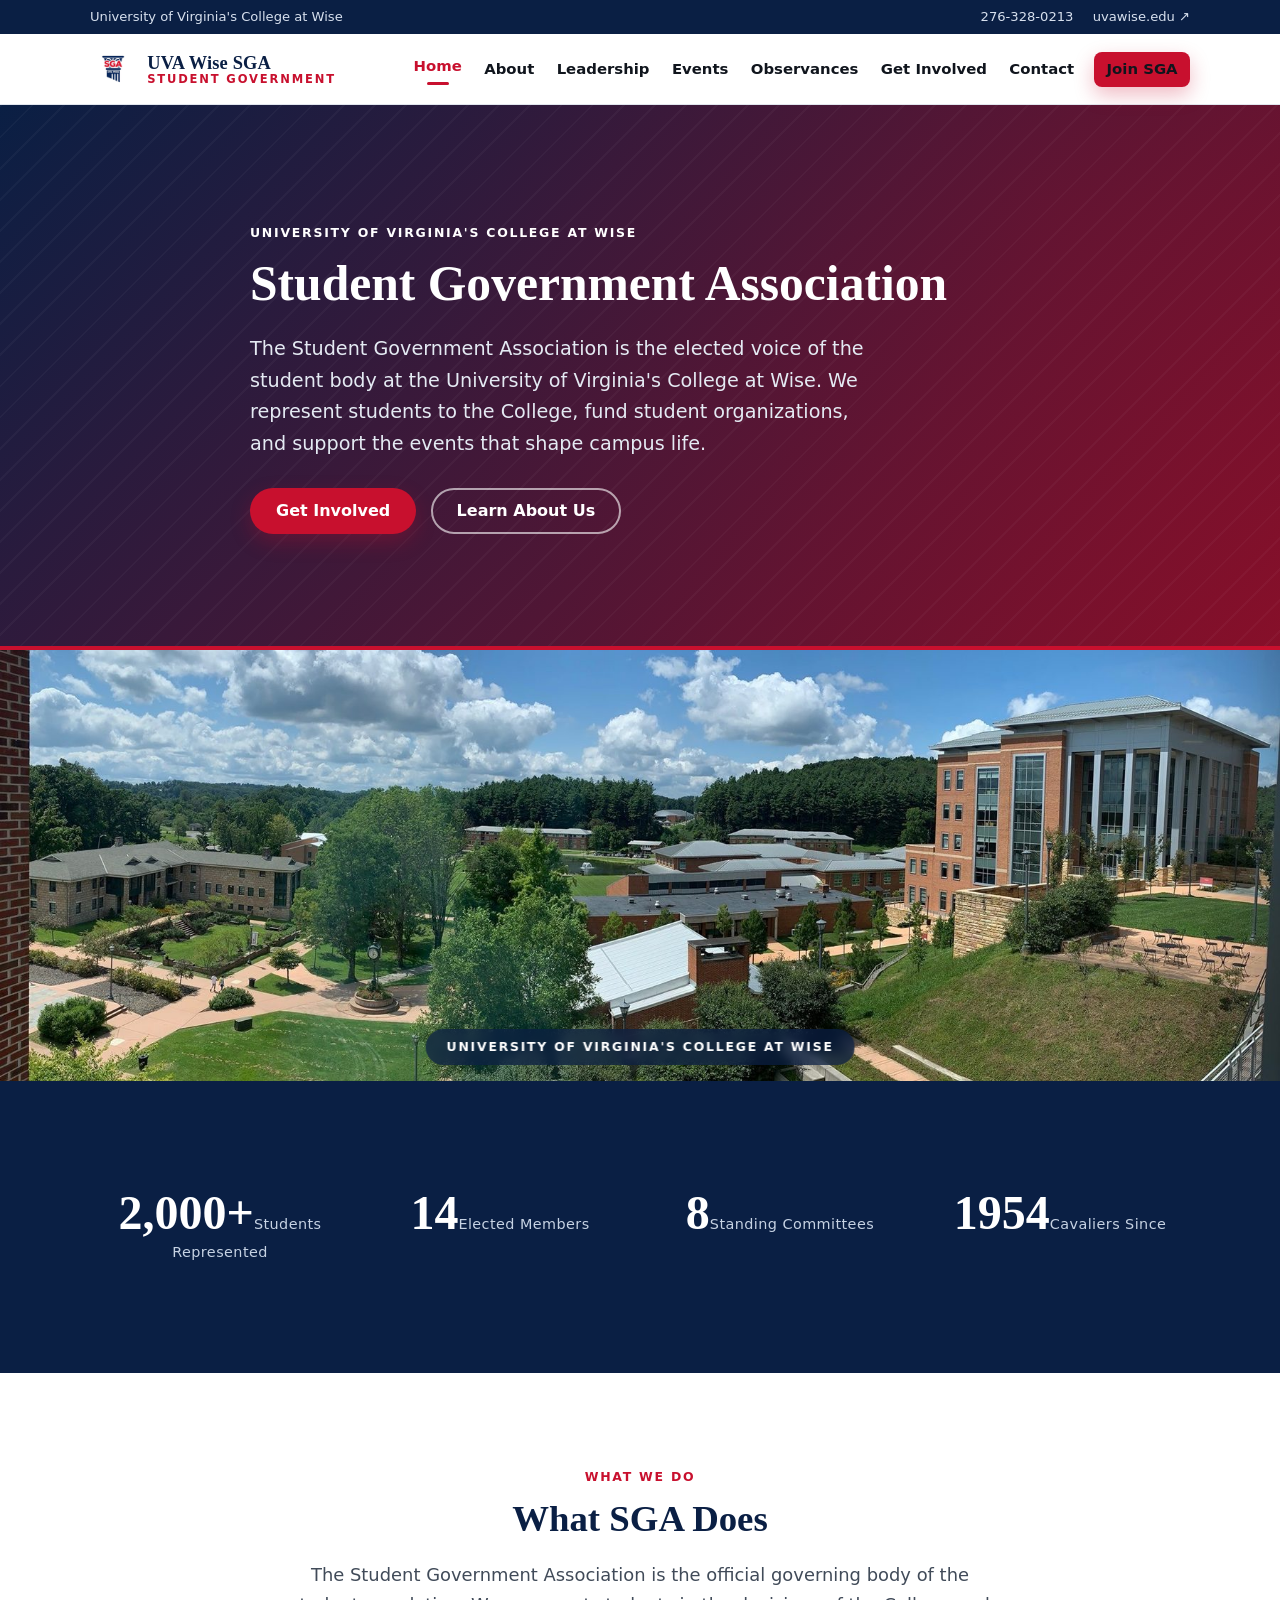
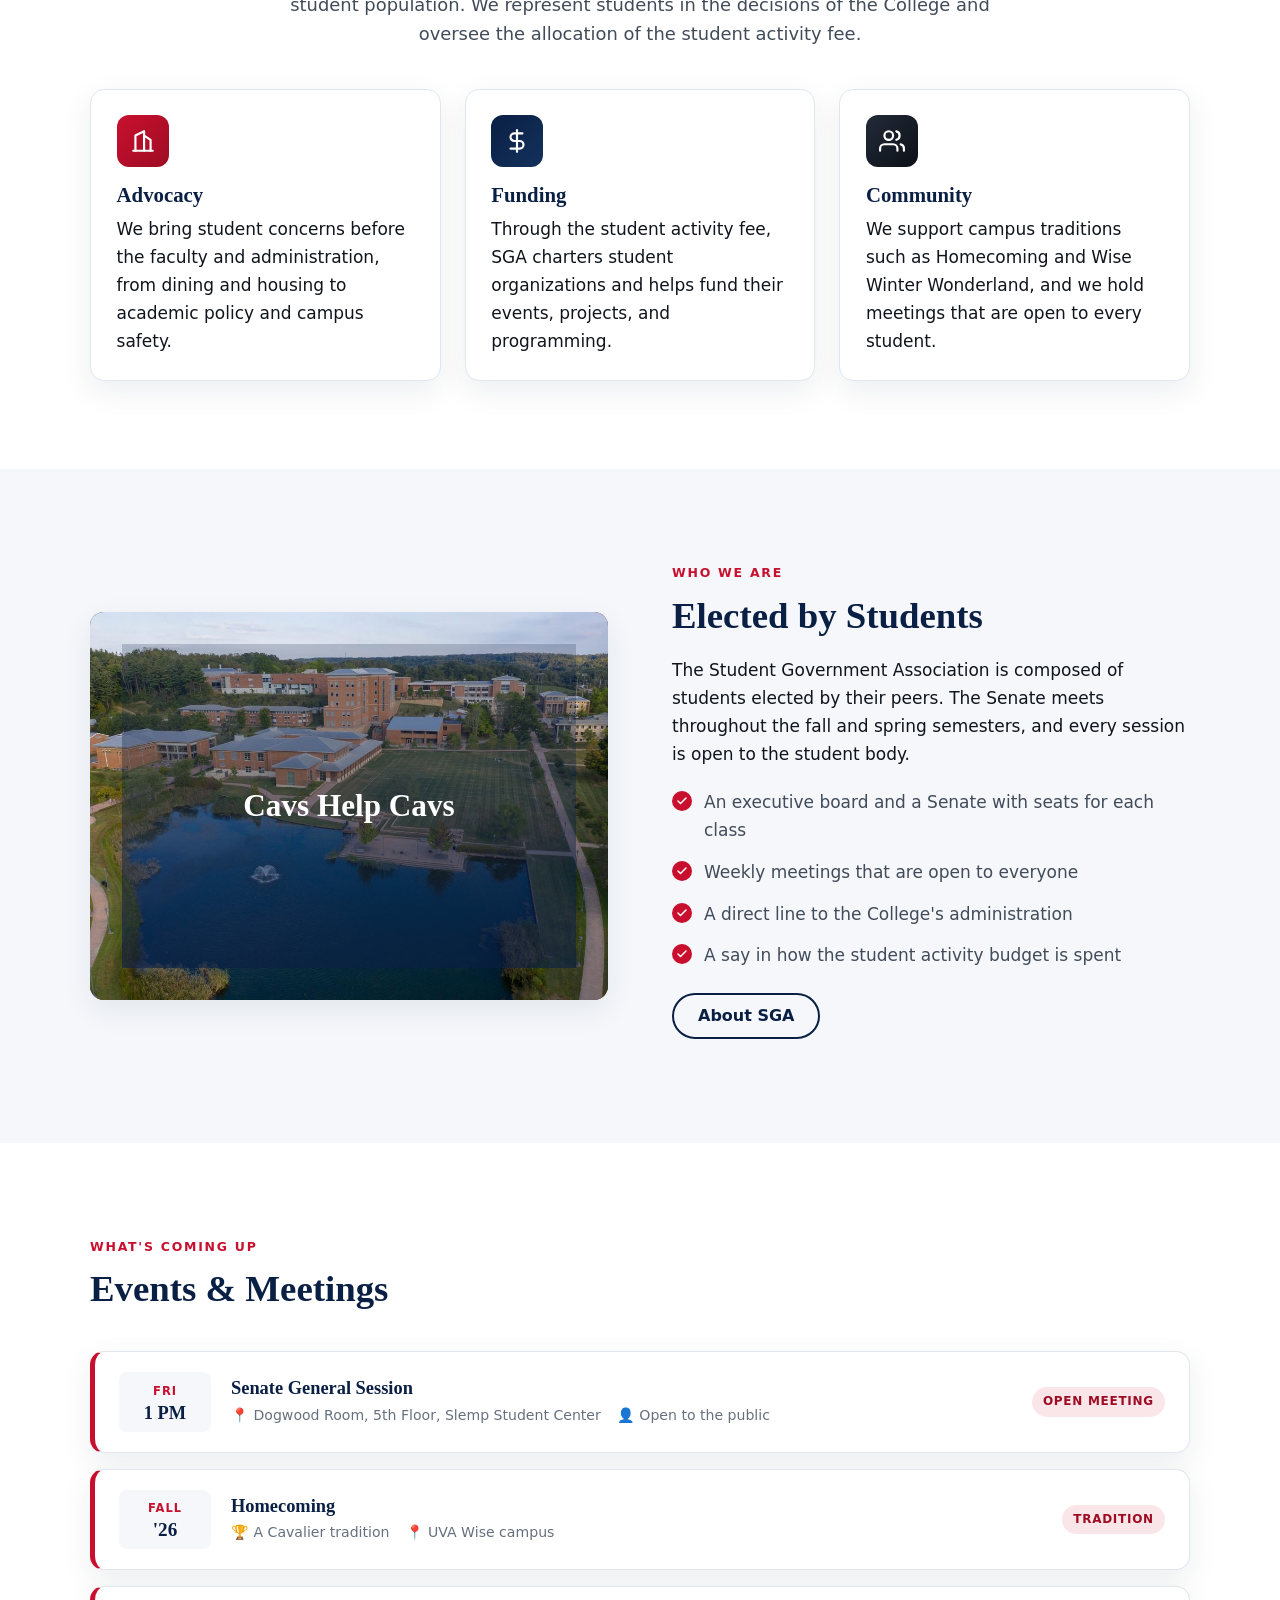
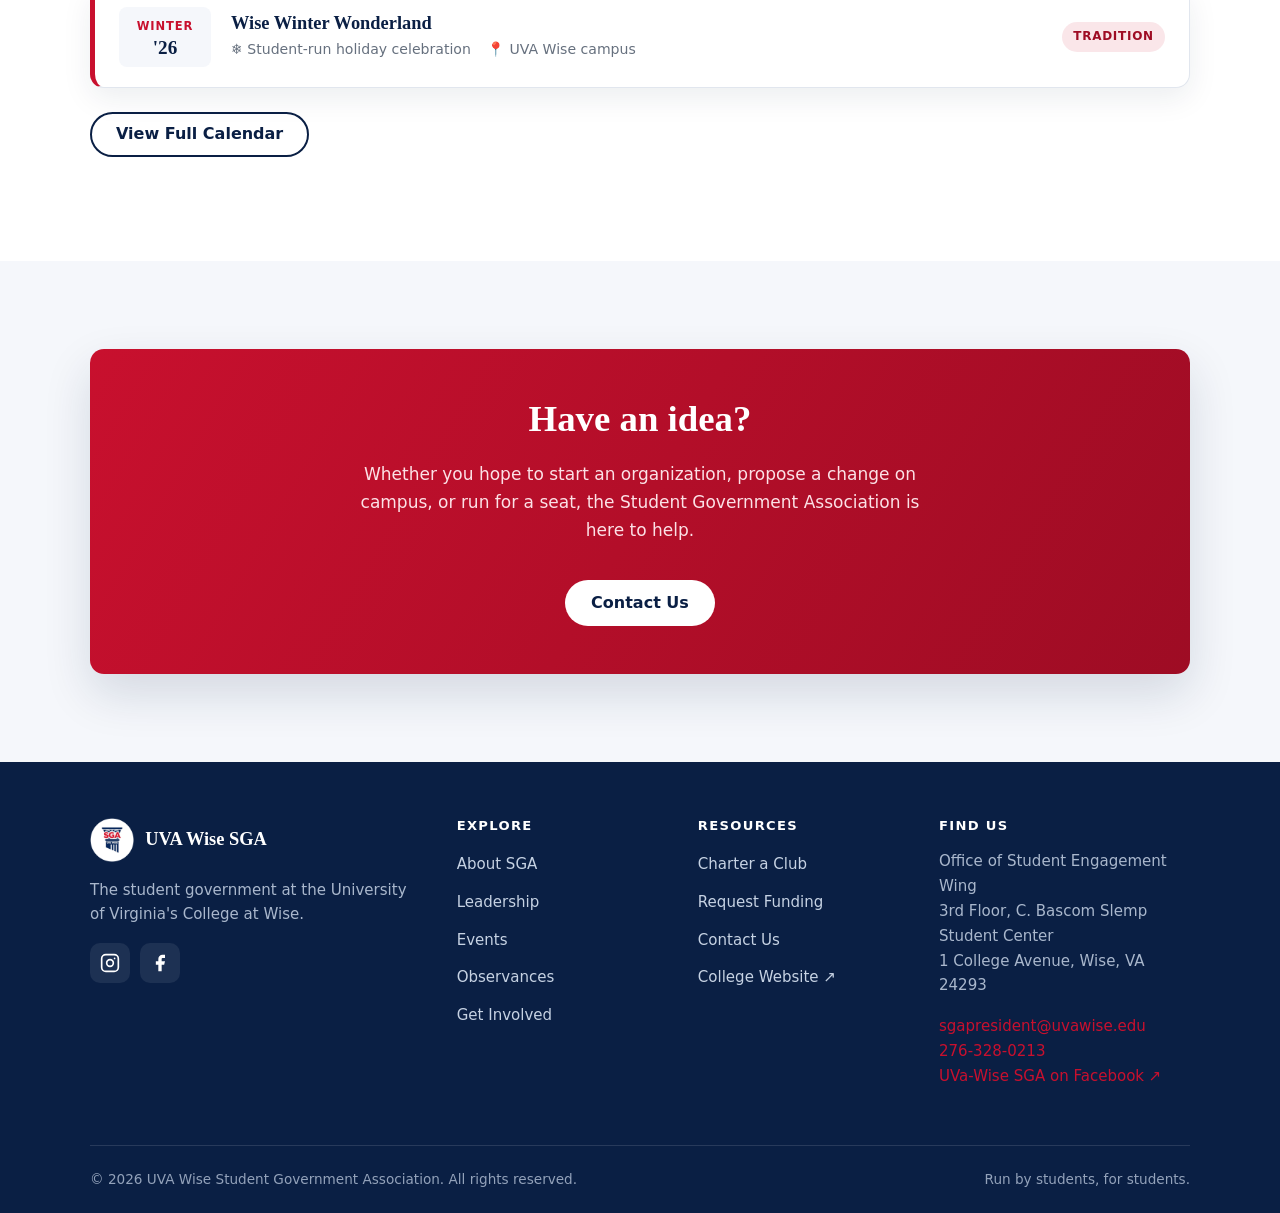
<file: index.html>
<!DOCTYPE html>
<html lang="en">
<head>
  <meta charset="UTF-8" />
  <meta name="viewport" content="width=device-width, initial-scale=1.0" />
  <meta name="robots" content="noindex, nofollow" />
  <title>UVA Wise SGA | Student Government Association</title>
  <meta name="description" content="The Student Government Association at the University of Virginia's College at Wise. Meet your representatives, see what's coming up, and find out how to get involved." />
  <meta name="theme-color" content="#0A1F44" />
  <meta property="og:type" content="website" />
  <meta property="og:site_name" content="UVA Wise SGA" />
  <meta property="og:title" content="UVA Wise SGA | Student Government Association" />
  <meta property="og:description" content="The Student Government Association at the University of Virginia's College at Wise. Meet your representatives, see what's coming up, and find out how to get involved." />
  <meta property="og:image" content="assets/campus/banner.jpg" />
  <meta name="twitter:card" content="summary_large_image" />
  <link rel="icon" type="image/png" href="assets/logo.png" />
  <link rel="stylesheet" href="css/styles.css" />
</head>
<body>
  <a class="skip-link" href="#main">Skip to content</a>

  <!-- ============ HEADER ============ -->
  <header class="site-header">
    <div class="topbar">
      <div class="container">
        <span>University of Virginia's College at Wise</span>
        <div class="topbar-links">
          <a href="tel:+12763280213">276-328-0213</a>
          <a href="https://www.uvawise.edu" target="_blank" rel="noopener">uvawise.edu &#8599;</a>
        </div>
      </div>
    </div>
    <div class="container">
      <nav class="nav" aria-label="Primary">
        <a class="brand" href="index.html">
          <img src="assets/logo.png" alt="" width="46" height="46" />
          <span class="brand-text">
            <strong>UVA Wise SGA</strong>
            <span>Student Government</span>
          </span>
        </a>
        <button class="nav-toggle" aria-label="Toggle menu" aria-expanded="false" aria-controls="nav-links">
          <svg viewBox="0 0 24 24" fill="none" stroke="currentColor" stroke-width="2" stroke-linecap="round"><line x1="3" y1="6" x2="21" y2="6"/><line x1="3" y1="12" x2="21" y2="12"/><line x1="3" y1="18" x2="21" y2="18"/></svg>
        </button>
        <ul class="nav-links" id="nav-links">
          <li><a href="index.html">Home</a></li>
          <li><a href="about.html">About</a></li>
          <li><a href="leadership.html">Leadership</a></li>
          <li><a href="events.html">Events</a></li>
          <li><a href="observances.html">Observances</a></li>
          <li><a href="get-involved.html">Get Involved</a></li>
          <li><a href="contact.html">Contact</a></li>
          <li class="nav-cta"><a class="btn btn--primary" href="get-involved.html">Join SGA</a></li>
        </ul>
      </nav>
    </div>
  </header>
  <div class="nav-backdrop" aria-hidden="true"></div>

  <main id="main">
    <!-- ============ HERO ============ -->
    <section class="hero">
      <div class="container">
        <span class="eyebrow">University of Virginia's College at Wise</span>
        <h1>Student Government Association</h1>
        <p>The Student Government Association is the elected voice of the student body at the University of Virginia's College at Wise. We represent students to the College, fund student organizations, and support the events that shape campus life.</p>
        <div class="hero-actions">
          <a class="btn btn--gold" href="get-involved.html">Get Involved</a>
          <a class="btn btn--outline-light" href="about.html">Learn About Us</a>
        </div>
      </div>
    </section>

    <!-- ============ CAMPUS PHOTO BANNER ============ -->
    <section class="photo-banner" aria-label="The UVA Wise campus">
      <img src="assets/campus/banner.jpg" alt="The University of Virginia's College at Wise campus on a sunny day, with the library, the quad, and the surrounding mountains" />
      <span class="caption">University of Virginia's College at Wise</span>
    </section>

    <!-- ============ STATS ============ -->
    <section class="section section--navy">
      <div class="container">
        <div class="stats">
          <div class="stat reveal"><span class="num">2,000+</span><span class="label">Students Represented</span></div>
          <div class="stat reveal"><span class="num">14</span><span class="label">Elected Members</span></div>
          <div class="stat reveal"><span class="num">8</span><span class="label">Standing Committees</span></div>
          <div class="stat reveal"><span class="num">1954</span><span class="label">Cavaliers Since</span></div>
        </div>
      </div>
    </section>

    <!-- ============ MISSION / WHAT WE DO ============ -->
    <section class="section">
      <div class="container">
        <div class="section-head center">
          <span class="eyebrow">What We Do</span>
          <h2>What SGA Does</h2>
          <p class="lead">The Student Government Association is the official governing body of the student population. We represent students in the decisions of the College and oversee the allocation of the student activity fee.</p>
        </div>
        <div class="grid grid--3">
          <article class="card reveal">
            <div class="icon" aria-hidden="true"><svg viewBox="0 0 24 24" fill="none" stroke="currentColor" stroke-width="2" stroke-linecap="round" stroke-linejoin="round"><path d="M3 21h18"/><path d="M5 21V7l8-4v18"/><path d="M19 21V11l-6-4"/></svg></div>
            <h3>Advocacy</h3>
            <p>We bring student concerns before the faculty and administration, from dining and housing to academic policy and campus safety.</p>
          </article>
          <article class="card card--alt reveal">
            <div class="icon" aria-hidden="true"><svg viewBox="0 0 24 24" fill="none" stroke="currentColor" stroke-width="2" stroke-linecap="round" stroke-linejoin="round"><path d="M12 2v20"/><path d="M17 5H9.5a3.5 3.5 0 0 0 0 7h5a3.5 3.5 0 0 1 0 7H6"/></svg></div>
            <h3>Funding</h3>
            <p>Through the student activity fee, SGA charters student organizations and helps fund their events, projects, and programming.</p>
          </article>
          <article class="card card--gold reveal">
            <div class="icon" aria-hidden="true"><svg viewBox="0 0 24 24" fill="none" stroke="currentColor" stroke-width="2" stroke-linecap="round" stroke-linejoin="round"><path d="M17 21v-2a4 4 0 0 0-4-4H5a4 4 0 0 0-4 4v2"/><circle cx="9" cy="7" r="4"/><path d="M23 21v-2a4 4 0 0 0-3-3.87"/><path d="M16 3.13a4 4 0 0 1 0 7.75"/></svg></div>
            <h3>Community</h3>
            <p>We support campus traditions such as Homecoming and Wise Winter Wonderland, and we hold meetings that are open to every student.</p>
          </article>
        </div>
      </div>
    </section>

    <!-- ============ FEATURE SPLIT ============ -->
    <section class="section section--soft">
      <div class="container">
        <div class="split">
          <div class="media media--photo reveal">
            <img src="assets/campus/aerial.jpg" alt="Aerial view of the UVA Wise campus and pond" />
            <span class="media-overlay"><strong>Cavs Help Cavs</strong></span>
          </div>
          <div class="reveal">
            <span class="eyebrow">Who We Are</span>
            <h2>Elected by Students</h2>
            <p>The Student Government Association is composed of students elected by their peers. The Senate meets throughout the fall and spring semesters, and every session is open to the student body.</p>
            <ul class="checklist">
              <li>An executive board and a Senate with seats for each class</li>
              <li>Weekly meetings that are open to everyone</li>
              <li>A direct line to the College's administration</li>
              <li>A say in how the student activity budget is spent</li>
            </ul>
            <p style="margin-top:1.5rem"><a class="btn btn--ghost" href="about.html">About SGA</a></p>
          </div>
        </div>
      </div>
    </section>

    <!-- ============ UPCOMING EVENTS ============ -->
    <section class="section">
      <div class="container">
        <div class="section-head">
          <span class="eyebrow">What's Coming Up</span>
          <h2>Events &amp; Meetings</h2>
        </div>
        <div class="event reveal">
          <div class="date"><span class="mon">Fri</span><span class="day" style="font-size:1.15rem;padding-top:3px">1 PM</span></div>
          <div>
            <h3>Senate General Session</h3>
            <p class="meta"><span>&#128205; Dogwood Room, 5th Floor, Slemp Student Center</span><span>&#128100; Open to the public</span></p>
          </div>
          <span class="tag">Open Meeting</span>
        </div>
        <div class="event reveal">
          <div class="date"><span class="mon">Fall</span><span class="day" style="font-size:1.2rem;padding-top:2px">'26</span></div>
          <div>
            <h3>Homecoming</h3>
            <p class="meta"><span>&#127942; A Cavalier tradition</span><span>&#128205; UVA Wise campus</span></p>
          </div>
          <span class="tag">Tradition</span>
        </div>
        <div class="event reveal">
          <div class="date"><span class="mon">Winter</span><span class="day" style="font-size:1.2rem;padding-top:2px">'26</span></div>
          <div>
            <h3>Wise Winter Wonderland</h3>
            <p class="meta"><span>&#10052;&#65039; Student-run holiday celebration</span><span>&#128205; UVA Wise campus</span></p>
          </div>
          <span class="tag">Tradition</span>
        </div>
        <p style="margin-top:1.5rem"><a class="btn btn--ghost" href="events.html">View Full Calendar</a></p>
      </div>
    </section>

    <!-- ============ CALLOUT ============ -->
    <section class="section section--soft">
      <div class="container">
        <div class="callout reveal">
          <h2>Have an idea?</h2>
          <p>Whether you hope to start an organization, propose a change on campus, or run for a seat, the Student Government Association is here to help.</p>
          <a class="btn btn--light" href="contact.html">Contact Us</a>
        </div>
      </div>
    </section>
  </main>

  <!-- ============ FOOTER ============ -->
  <footer class="site-footer">
    <div class="container">
      <div class="footer-grid">
        <div>
          <div class="footer-brand">
            <img src="assets/logo.png" alt="" width="44" height="44" />
            <strong>UVA Wise SGA</strong>
          </div>
          <p>The student government at the University of Virginia's College at Wise.</p>
          <div class="social">
            <a href="https://www.instagram.com/uvawisesga/" target="_blank" rel="noopener" aria-label="Instagram"><svg viewBox="0 0 24 24" fill="none" stroke="currentColor" stroke-width="2"><rect x="2" y="2" width="20" height="20" rx="5"/><circle cx="12" cy="12" r="4"/><circle cx="17.5" cy="6.5" r="1" fill="currentColor" stroke="none"/></svg></a>
            <a href="https://www.facebook.com/UVAWiseSGA/" target="_blank" rel="noopener" aria-label="Facebook"><svg viewBox="0 0 24 24" fill="currentColor"><path d="M18 2h-3a5 5 0 0 0-5 5v3H7v4h3v8h4v-8h3l1-4h-4V7a1 1 0 0 1 1-1h3z"/></svg></a>
          </div>
        </div>
        <div>
          <h4>Explore</h4>
          <ul class="footer-links">
            <li><a href="about.html">About SGA</a></li>
            <li><a href="leadership.html">Leadership</a></li>
            <li><a href="events.html">Events</a></li>
            <li><a href="observances.html">Observances</a></li>
            <li><a href="get-involved.html">Get Involved</a></li>
          </ul>
        </div>
        <div>
          <h4>Resources</h4>
          <ul class="footer-links">
            <li><a href="get-involved.html#charter">Charter a Club</a></li>
            <li><a href="get-involved.html#funding">Request Funding</a></li>
            <li><a href="contact.html">Contact Us</a></li>
            <li><a href="https://www.uvawise.edu" target="_blank" rel="noopener">College Website &#8599;</a></li>
          </ul>
        </div>
        <div>
          <h4>Find Us</h4>
          <p>Office of Student Engagement Wing<br />3rd Floor, C. Bascom Slemp Student Center<br />1 College Avenue, Wise, VA 24293</p>
          <p><a href="mailto:sgapresident@uvawise.edu">sgapresident@uvawise.edu</a><br /><a href="tel:+12763280213">276-328-0213</a><br /><a href="https://www.facebook.com/UVAWiseSGA/" target="_blank" rel="noopener">UVa-Wise SGA on Facebook &#8599;</a></p>
        </div>
      </div>
      <div class="footer-bottom">
        <span>&copy; <span data-year>2026</span> UVA Wise Student Government Association. All rights reserved.</span>
        <span>Run by students, for students.</span>
      </div>
    </div>
  </footer>

  <script src="js/main.js"></script>
</body>
</html>
</file>
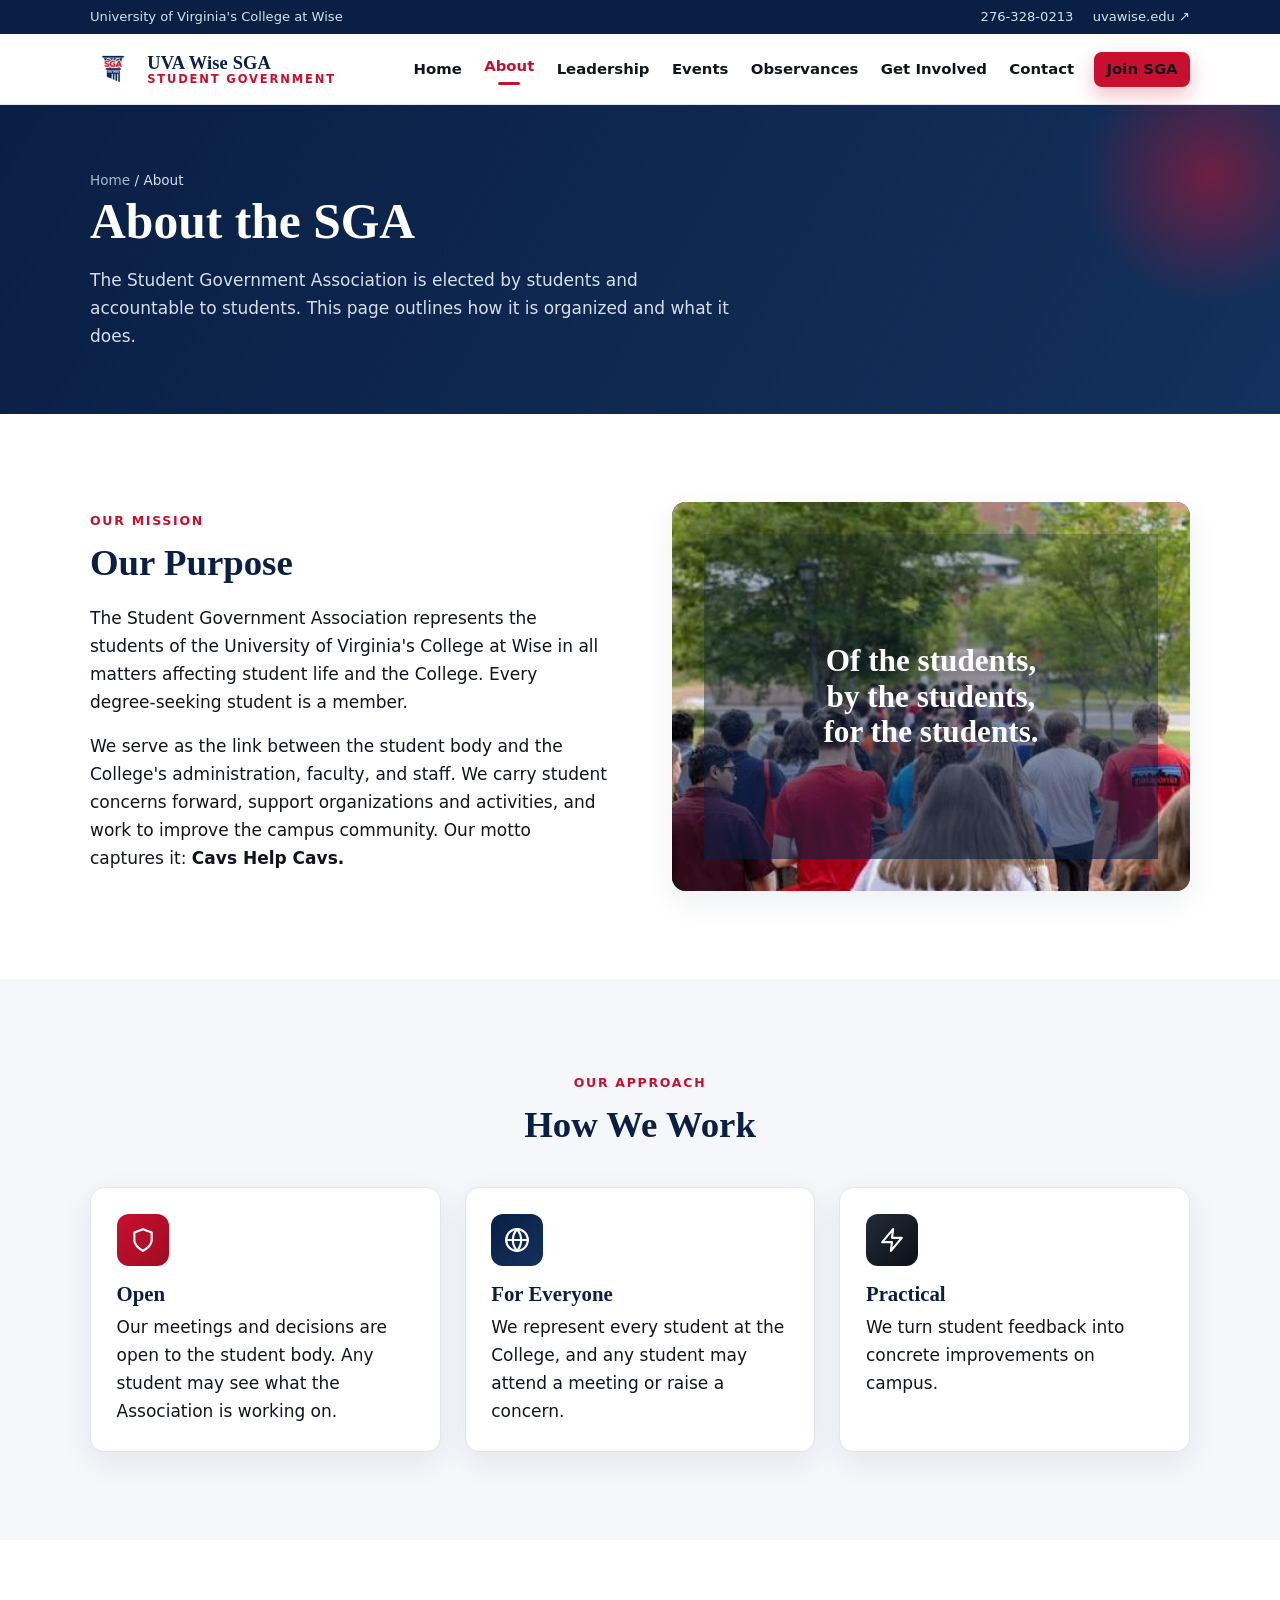
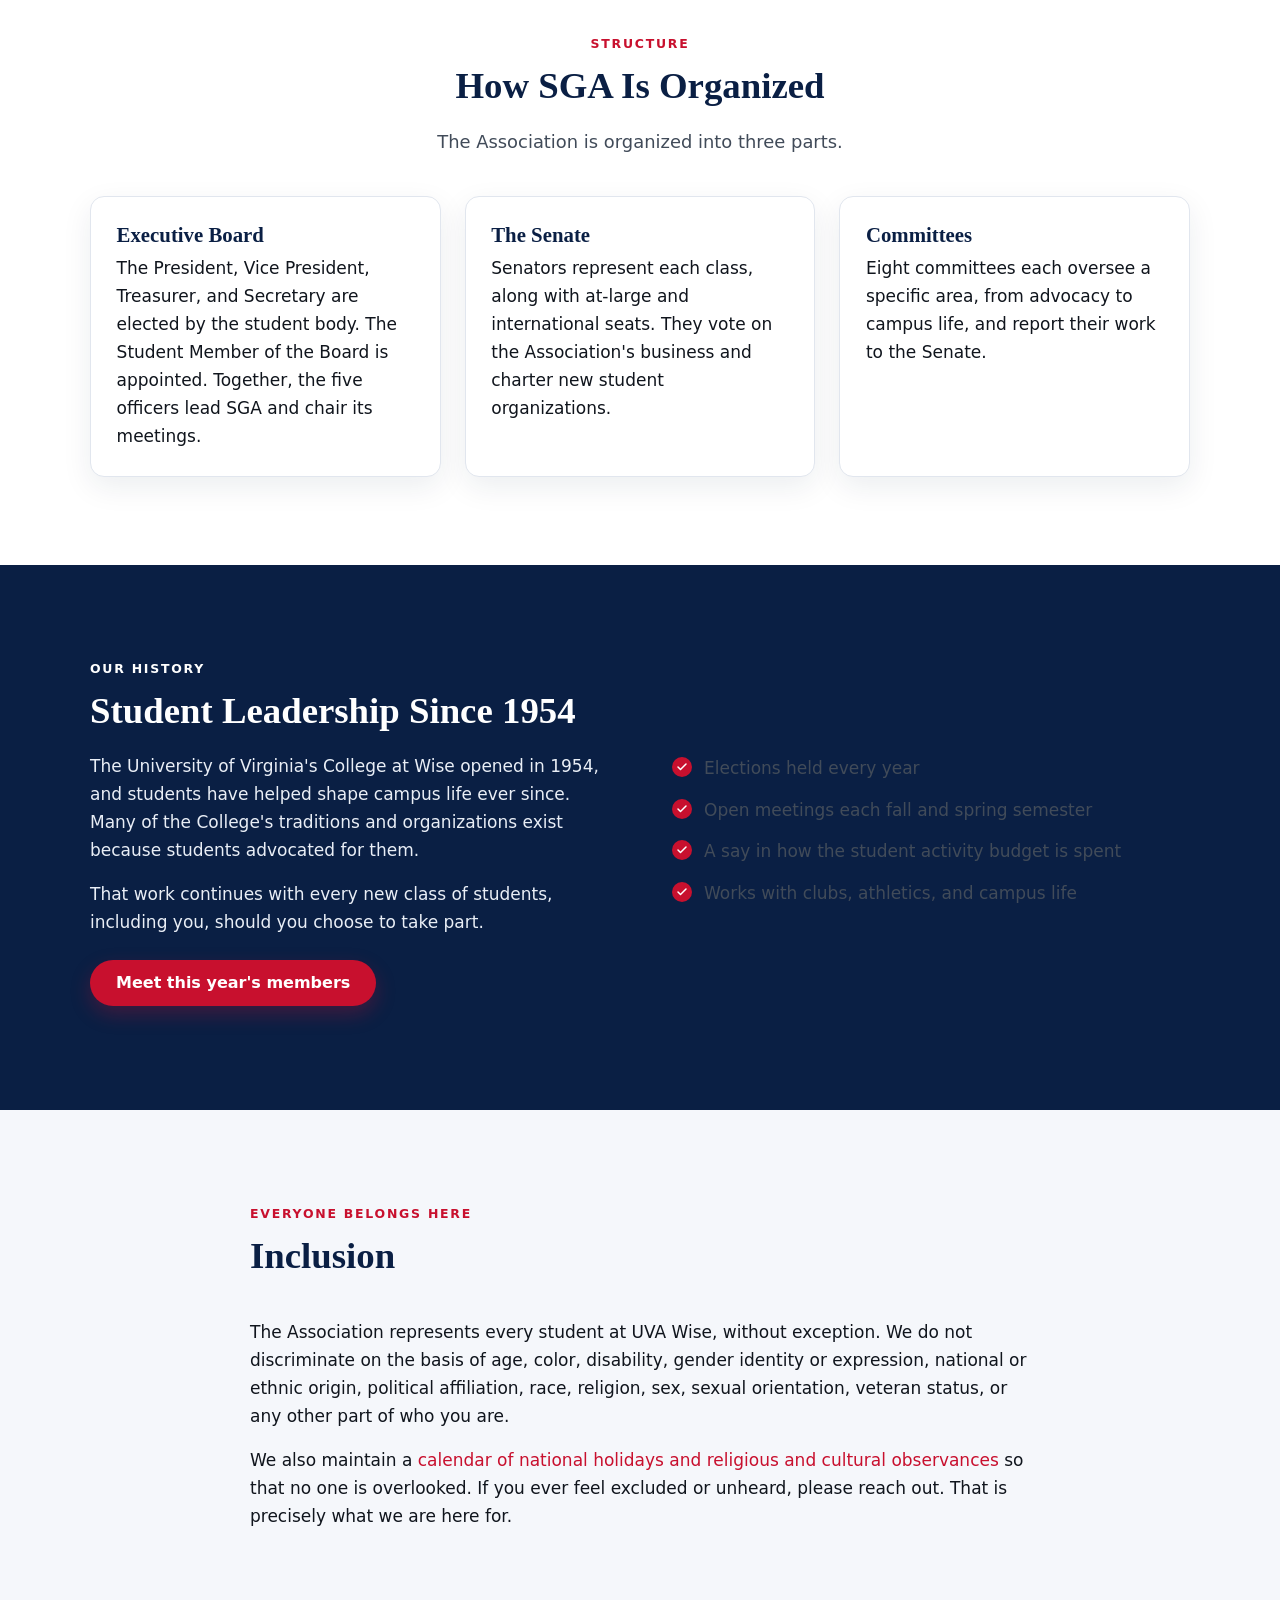
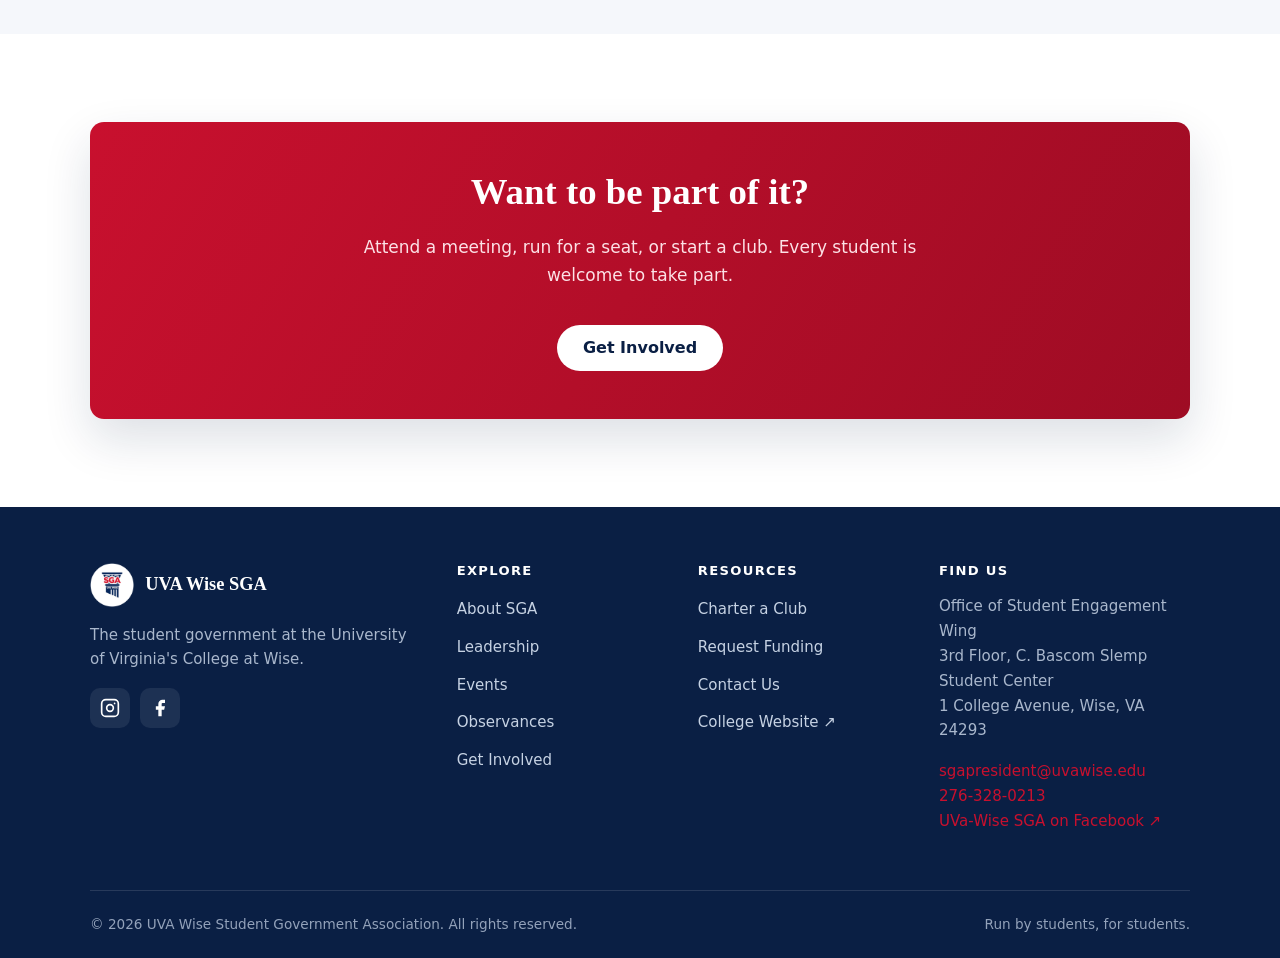
<file: about.html>
<!DOCTYPE html>
<html lang="en">
<head>
  <meta charset="UTF-8" />
  <meta name="viewport" content="width=device-width, initial-scale=1.0" />
  <meta name="robots" content="noindex, nofollow" />
  <title>About | UVA Wise SGA</title>
  <meta name="description" content="What the UVA Wise Student Government Association does, how it's set up, and its history at the University of Virginia's College at Wise." />
  <meta name="theme-color" content="#0A1F44" />
  <meta property="og:type" content="website" />
  <meta property="og:site_name" content="UVA Wise SGA" />
  <meta property="og:title" content="About | UVA Wise SGA" />
  <meta property="og:description" content="What the UVA Wise Student Government Association does, how it's set up, and its history at the University of Virginia's College at Wise." />
  <meta property="og:image" content="assets/campus/banner.jpg" />
  <meta name="twitter:card" content="summary_large_image" />
  <link rel="icon" type="image/png" href="assets/logo.png" />
  <link rel="stylesheet" href="css/styles.css" />
</head>
<body>
  <a class="skip-link" href="#main">Skip to content</a>

  <header class="site-header">
    <div class="topbar">
      <div class="container">
        <span>University of Virginia's College at Wise</span>
        <div class="topbar-links">
          <a href="tel:+12763280213">276-328-0213</a>
          <a href="https://www.uvawise.edu" target="_blank" rel="noopener">uvawise.edu &#8599;</a>
        </div>
      </div>
    </div>
    <div class="container">
      <nav class="nav" aria-label="Primary">
        <a class="brand" href="index.html">
          <img src="assets/logo.png" alt="" width="46" height="46" />
          <span class="brand-text"><strong>UVA Wise SGA</strong><span>Student Government</span></span>
        </a>
        <button class="nav-toggle" aria-label="Toggle menu" aria-expanded="false" aria-controls="nav-links">
          <svg viewBox="0 0 24 24" fill="none" stroke="currentColor" stroke-width="2" stroke-linecap="round"><line x1="3" y1="6" x2="21" y2="6"/><line x1="3" y1="12" x2="21" y2="12"/><line x1="3" y1="18" x2="21" y2="18"/></svg>
        </button>
        <ul class="nav-links" id="nav-links">
          <li><a href="index.html">Home</a></li>
          <li><a href="about.html">About</a></li>
          <li><a href="leadership.html">Leadership</a></li>
          <li><a href="events.html">Events</a></li>
          <li><a href="observances.html">Observances</a></li>
          <li><a href="get-involved.html">Get Involved</a></li>
          <li><a href="contact.html">Contact</a></li>
          <li class="nav-cta"><a class="btn btn--primary" href="get-involved.html">Join SGA</a></li>
        </ul>
      </nav>
    </div>
  </header>
  <div class="nav-backdrop" aria-hidden="true"></div>

  <main id="main">
    <section class="page-hero">
      <div class="container">
        <p class="breadcrumb"><a href="index.html">Home</a> / About</p>
        <h1>About the SGA</h1>
        <p>The Student Government Association is elected by students and accountable to students. This page outlines how it is organized and what it does.</p>
      </div>
    </section>

    <!-- Mission -->
    <section class="section">
      <div class="container">
        <div class="split">
          <div class="reveal">
            <span class="eyebrow">Our Mission</span>
            <h2>Our Purpose</h2>
            <p>The Student Government Association represents the students of the University of Virginia's College at Wise in all matters affecting student life and the College. Every degree-seeking student is a member.</p>
            <p>We serve as the link between the student body and the College's administration, faculty, and staff. We carry student concerns forward, support organizations and activities, and work to improve the campus community. Our motto captures it: <strong>Cavs Help Cavs.</strong></p>
          </div>
          <div class="media media--photo reveal">
            <img src="assets/campus/students.jpg" alt="UVA Wise students walking together on campus" />
            <span class="media-overlay"><strong>Of the students,<br/>by the students,<br/>for the students.</strong></span>
          </div>
        </div>
      </div>
    </section>

    <!-- Values -->
    <section class="section section--soft">
      <div class="container">
        <div class="section-head center">
          <span class="eyebrow">Our Approach</span>
          <h2>How We Work</h2>
        </div>
        <div class="grid grid--3">
          <article class="card reveal">
            <div class="icon" aria-hidden="true"><svg viewBox="0 0 24 24" fill="none" stroke="currentColor" stroke-width="2" stroke-linecap="round" stroke-linejoin="round"><path d="M12 22s8-4 8-10V5l-8-3-8 3v7c0 6 8 10 8 10z"/></svg></div>
            <h3>Open</h3>
            <p>Our meetings and decisions are open to the student body. Any student may see what the Association is working on.</p>
          </article>
          <article class="card card--alt reveal">
            <div class="icon" aria-hidden="true"><svg viewBox="0 0 24 24" fill="none" stroke="currentColor" stroke-width="2" stroke-linecap="round" stroke-linejoin="round"><circle cx="12" cy="12" r="10"/><path d="M2 12h20"/><path d="M12 2a15 15 0 0 1 0 20 15 15 0 0 1 0-20z"/></svg></div>
            <h3>For Everyone</h3>
            <p>We represent every student at the College, and any student may attend a meeting or raise a concern.</p>
          </article>
          <article class="card card--gold reveal">
            <div class="icon" aria-hidden="true"><svg viewBox="0 0 24 24" fill="none" stroke="currentColor" stroke-width="2" stroke-linecap="round" stroke-linejoin="round"><path d="M13 2 3 14h9l-1 8 10-12h-9z"/></svg></div>
            <h3>Practical</h3>
            <p>We turn student feedback into concrete improvements on campus.</p>
          </article>
        </div>
      </div>
    </section>

    <!-- Structure -->
    <section class="section">
      <div class="container">
        <div class="section-head center">
          <span class="eyebrow">Structure</span>
          <h2>How SGA Is Organized</h2>
          <p class="lead">The Association is organized into three parts.</p>
        </div>
        <div class="grid grid--3">
          <article class="card reveal">
            <h3>Executive Board</h3>
            <p>The President, Vice President, Treasurer, and Secretary are elected by the student body. The Student Member of the Board is appointed. Together, the five officers lead SGA and chair its meetings.</p>
          </article>
          <article class="card reveal">
            <h3>The Senate</h3>
            <p>Senators represent each class, along with at-large and international seats. They vote on the Association's business and charter new student organizations.</p>
          </article>
          <article class="card reveal">
            <h3>Committees</h3>
            <p>Eight committees each oversee a specific area, from advocacy to campus life, and report their work to the Senate.</p>
          </article>
        </div>
      </div>
    </section>

    <!-- History -->
    <section class="section section--navy">
      <div class="container">
        <div class="split">
          <div class="reveal">
            <span class="eyebrow">Our History</span>
            <h2>Student Leadership Since 1954</h2>
            <p>The University of Virginia's College at Wise opened in 1954, and students have helped shape campus life ever since. Many of the College's traditions and organizations exist because students advocated for them.</p>
            <p>That work continues with every new class of students, including you, should you choose to take part.</p>
            <p style="margin-top:1.5rem"><a class="btn btn--gold" href="leadership.html">Meet this year's members</a></p>
          </div>
          <div class="reveal">
            <ul class="checklist" style="margin-top:0">
              <li>Elections held every year</li>
              <li>Open meetings each fall and spring semester</li>
              <li>A say in how the student activity budget is spent</li>
              <li>Works with clubs, athletics, and campus life</li>
            </ul>
          </div>
        </div>
      </div>
    </section>

    <!-- Inclusion -->
    <section class="section section--soft">
      <div class="container" style="max-width:820px">
        <div class="section-head">
          <span class="eyebrow">Everyone Belongs Here</span>
          <h2>Inclusion</h2>
        </div>
        <p>The Association represents every student at UVA Wise, without exception. We do not discriminate on the basis of age, color, disability, gender identity or expression, national or ethnic origin, political affiliation, race, religion, sex, sexual orientation, veteran status, or any other part of who you are.</p>
        <p>We also maintain a <a href="observances.html">calendar of national holidays and religious and cultural observances</a> so that no one is overlooked. If you ever feel excluded or unheard, please reach out. That is precisely what we are here for.</p>
      </div>
    </section>

    <section class="section">
      <div class="container">
        <div class="callout reveal">
          <h2>Want to be part of it?</h2>
          <p>Attend a meeting, run for a seat, or start a club. Every student is welcome to take part.</p>
          <a class="btn btn--light" href="get-involved.html">Get Involved</a>
        </div>
      </div>
    </section>
  </main>

  <footer class="site-footer">
    <div class="container">
      <div class="footer-grid">
        <div>
          <div class="footer-brand"><img src="assets/logo.png" alt="" width="44" height="44" /><strong>UVA Wise SGA</strong></div>
          <p>The student government at the University of Virginia's College at Wise.</p>
          <div class="social">
            <a href="https://www.instagram.com/uvawisesga/" target="_blank" rel="noopener" aria-label="Instagram"><svg viewBox="0 0 24 24" fill="none" stroke="currentColor" stroke-width="2"><rect x="2" y="2" width="20" height="20" rx="5"/><circle cx="12" cy="12" r="4"/><circle cx="17.5" cy="6.5" r="1" fill="currentColor" stroke="none"/></svg></a>
            <a href="https://www.facebook.com/UVAWiseSGA/" target="_blank" rel="noopener" aria-label="Facebook"><svg viewBox="0 0 24 24" fill="currentColor"><path d="M18 2h-3a5 5 0 0 0-5 5v3H7v4h3v8h4v-8h3l1-4h-4V7a1 1 0 0 1 1-1h3z"/></svg></a>
          </div>
        </div>
        <div>
          <h4>Explore</h4>
          <ul class="footer-links">
            <li><a href="about.html">About SGA</a></li>
            <li><a href="leadership.html">Leadership</a></li>
            <li><a href="events.html">Events</a></li>
            <li><a href="observances.html">Observances</a></li>
            <li><a href="get-involved.html">Get Involved</a></li>
          </ul>
        </div>
        <div>
          <h4>Resources</h4>
          <ul class="footer-links">
            <li><a href="get-involved.html#charter">Charter a Club</a></li>
            <li><a href="get-involved.html#funding">Request Funding</a></li>
            <li><a href="contact.html">Contact Us</a></li>
            <li><a href="https://www.uvawise.edu" target="_blank" rel="noopener">College Website &#8599;</a></li>
          </ul>
        </div>
        <div>
          <h4>Find Us</h4>
          <p>Office of Student Engagement Wing<br />3rd Floor, C. Bascom Slemp Student Center<br />1 College Avenue, Wise, VA 24293</p>
          <p><a href="mailto:sgapresident@uvawise.edu">sgapresident@uvawise.edu</a><br /><a href="tel:+12763280213">276-328-0213</a><br /><a href="https://www.facebook.com/UVAWiseSGA/" target="_blank" rel="noopener">UVa-Wise SGA on Facebook &#8599;</a></p>
        </div>
      </div>
      <div class="footer-bottom">
        <span>&copy; <span data-year>2026</span> UVA Wise Student Government Association. All rights reserved.</span>
        <span>Run by students, for students.</span>
      </div>
    </div>
  </footer>

  <script src="js/main.js"></script>
</body>
</html>
</file>
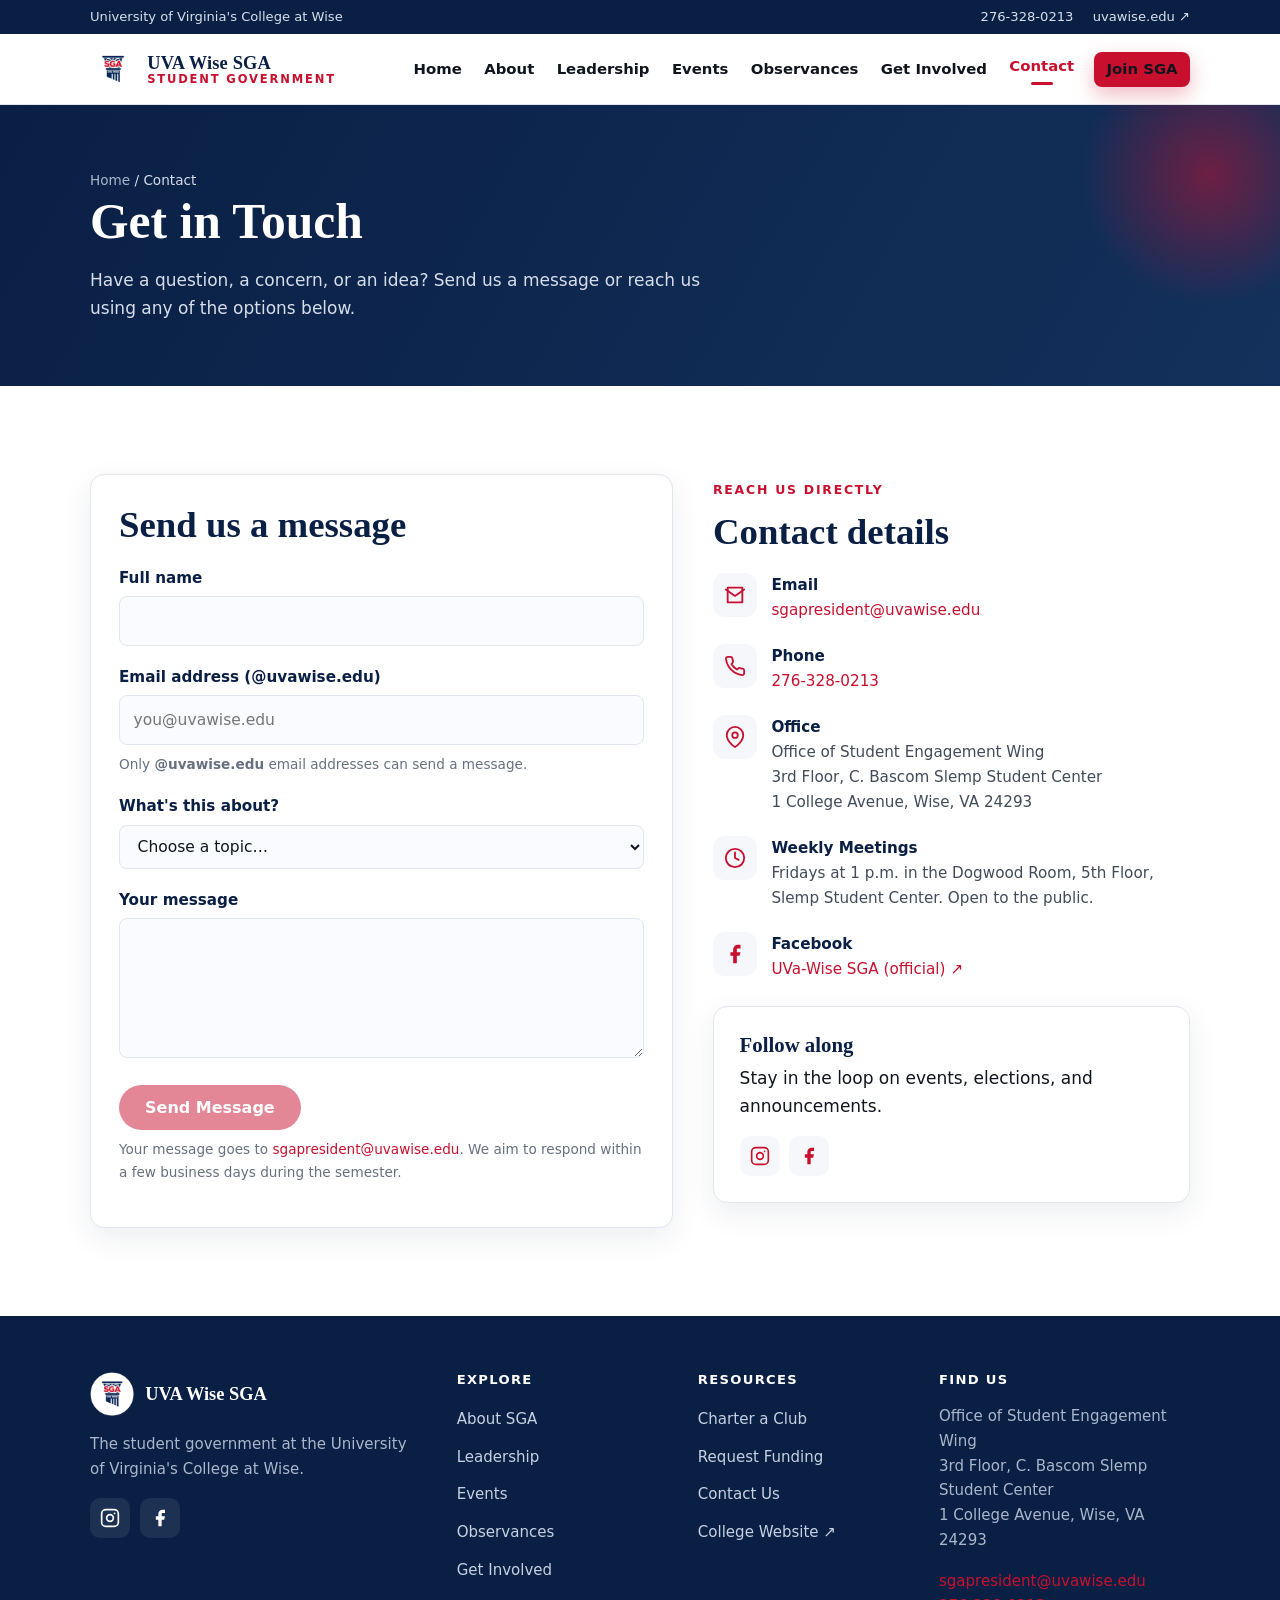
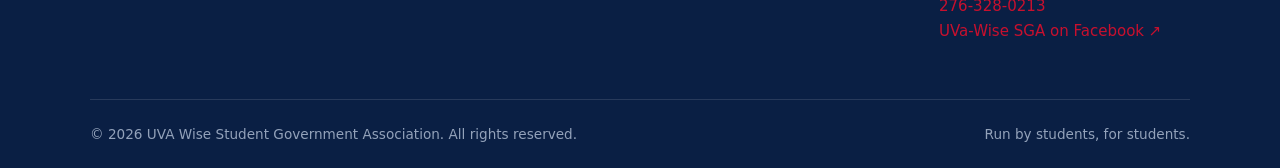
<file: contact.html>
<!DOCTYPE html>
<html lang="en">
<head>
  <meta charset="UTF-8" />
  <meta name="viewport" content="width=device-width, initial-scale=1.0" />
  <meta name="robots" content="noindex, nofollow" />
  <title>Contact | UVA Wise SGA</title>
  <meta name="description" content="Contact the UVA Wise Student Government Association. Send a message, call the office, or find us on Facebook and Instagram." />
  <meta name="theme-color" content="#0A1F44" />
  <meta property="og:type" content="website" />
  <meta property="og:site_name" content="UVA Wise SGA" />
  <meta property="og:title" content="Contact | UVA Wise SGA" />
  <meta property="og:description" content="Contact the UVA Wise Student Government Association. Send a message, call the office, or find us on Facebook and Instagram." />
  <meta property="og:image" content="assets/campus/banner.jpg" />
  <meta name="twitter:card" content="summary_large_image" />
  <link rel="icon" type="image/png" href="assets/logo.png" />
  <link rel="stylesheet" href="css/styles.css" />
</head>
<body>
  <a class="skip-link" href="#main">Skip to content</a>

  <header class="site-header">
    <div class="topbar">
      <div class="container">
        <span>University of Virginia's College at Wise</span>
        <div class="topbar-links">
          <a href="tel:+12763280213">276-328-0213</a>
          <a href="https://www.uvawise.edu" target="_blank" rel="noopener">uvawise.edu &#8599;</a>
        </div>
      </div>
    </div>
    <div class="container">
      <nav class="nav" aria-label="Primary">
        <a class="brand" href="index.html">
          <img src="assets/logo.png" alt="" width="46" height="46" />
          <span class="brand-text"><strong>UVA Wise SGA</strong><span>Student Government</span></span>
        </a>
        <button class="nav-toggle" aria-label="Toggle menu" aria-expanded="false" aria-controls="nav-links">
          <svg viewBox="0 0 24 24" fill="none" stroke="currentColor" stroke-width="2" stroke-linecap="round"><line x1="3" y1="6" x2="21" y2="6"/><line x1="3" y1="12" x2="21" y2="12"/><line x1="3" y1="18" x2="21" y2="18"/></svg>
        </button>
        <ul class="nav-links" id="nav-links">
          <li><a href="index.html">Home</a></li>
          <li><a href="about.html">About</a></li>
          <li><a href="leadership.html">Leadership</a></li>
          <li><a href="events.html">Events</a></li>
          <li><a href="observances.html">Observances</a></li>
          <li><a href="get-involved.html">Get Involved</a></li>
          <li><a href="contact.html">Contact</a></li>
          <li class="nav-cta"><a class="btn btn--primary" href="get-involved.html">Join SGA</a></li>
        </ul>
      </nav>
    </div>
  </header>
  <div class="nav-backdrop" aria-hidden="true"></div>

  <main id="main">
    <section class="page-hero">
      <div class="container">
        <p class="breadcrumb"><a href="index.html">Home</a> / Contact</p>
        <h1>Get in Touch</h1>
        <p>Have a question, a concern, or an idea? Send us a message or reach us using any of the options below.</p>
      </div>
    </section>

    <section class="section">
      <div class="container">
        <div class="contact-grid">
          <!-- Form -->
          <div class="reveal">
            <form class="form" id="contact-form" novalidate>
              <h2 style="margin-top:0">Send us a message</h2>
              <div class="field">
                <label for="name">Full name</label>
                <input type="text" id="name" name="name" autocomplete="name" required />
              </div>
              <div class="field">
                <label for="email">Email address (@uvawise.edu)</label>
                <input type="email" id="email" name="email" autocomplete="email" placeholder="you@uvawise.edu" required />
                <p class="form-note" id="email-hint">Only <strong>@uvawise.edu</strong> email addresses can send a message.</p>
              </div>
              <div class="field">
                <label for="topic">What's this about?</label>
                <select id="topic" name="topic">
                  <option value="">Choose a topic…</option>
                  <option>General question</option>
                  <option>Raise a concern or issue</option>
                  <option>Charter a club</option>
                  <option>Funding request</option>
                  <option>Running for office</option>
                  <option>Event support</option>
                  <option>Something else</option>
                </select>
              </div>
              <div class="field">
                <label for="message">Your message</label>
                <textarea id="message" name="message" required></textarea>
              </div>
              <button type="submit" class="btn btn--primary" disabled>Send Message</button>
              <p class="form-note">Your message goes to <a href="mailto:sgapresident@uvawise.edu">sgapresident@uvawise.edu</a>. We aim to respond within a few business days during the semester.</p>
              <p class="form-status" id="form-status" role="status" aria-live="polite"></p>
            </form>
          </div>

          <!-- Info -->
          <div class="reveal">
            <span class="eyebrow">Reach Us Directly</span>
            <h2>Contact details</h2>
            <ul class="info-list">
              <li>
                <span class="ico" aria-hidden="true"><svg viewBox="0 0 24 24" fill="none" stroke="currentColor" stroke-width="2" stroke-linecap="round" stroke-linejoin="round"><path d="M4 4h16v16H4z"/><path d="m22 6-10 7L2 6"/></svg></span>
                <span><strong>Email</strong><a href="mailto:sgapresident@uvawise.edu">sgapresident@uvawise.edu</a></span>
              </li>
              <li>
                <span class="ico" aria-hidden="true"><svg viewBox="0 0 24 24" fill="none" stroke="currentColor" stroke-width="2" stroke-linecap="round" stroke-linejoin="round"><path d="M22 16.9v3a2 2 0 0 1-2.2 2 19.8 19.8 0 0 1-8.6-3.1 19.5 19.5 0 0 1-6-6 19.8 19.8 0 0 1-3.1-8.7A2 2 0 0 1 4.1 2h3a2 2 0 0 1 2 1.7c.1.9.4 1.8.7 2.7a2 2 0 0 1-.5 2.1L8.1 9.9a16 16 0 0 0 6 6l1.4-1.2a2 2 0 0 1 2.1-.5c.9.3 1.8.6 2.7.7a2 2 0 0 1 1.7 2Z"/></svg></span>
                <span><strong>Phone</strong><a href="tel:+12763280213">276-328-0213</a></span>
              </li>
              <li>
                <span class="ico" aria-hidden="true"><svg viewBox="0 0 24 24" fill="none" stroke="currentColor" stroke-width="2" stroke-linecap="round" stroke-linejoin="round"><path d="M21 10c0 7-9 13-9 13s-9-6-9-13a9 9 0 0 1 18 0z"/><circle cx="12" cy="10" r="3"/></svg></span>
                <span><strong>Office</strong>Office of Student Engagement Wing<br/>3rd Floor, C. Bascom Slemp Student Center<br/>1 College Avenue, Wise, VA 24293</span>
              </li>
              <li>
                <span class="ico" aria-hidden="true"><svg viewBox="0 0 24 24" fill="none" stroke="currentColor" stroke-width="2" stroke-linecap="round" stroke-linejoin="round"><circle cx="12" cy="12" r="10"/><path d="M12 6v6l4 2"/></svg></span>
                <span><strong>Weekly Meetings</strong>Fridays at 1 p.m. in the Dogwood Room, 5th Floor, Slemp Student Center. Open to the public.</span>
              </li>
              <li>
                <span class="ico" aria-hidden="true"><svg viewBox="0 0 24 24" fill="currentColor"><path d="M18 2h-3a5 5 0 0 0-5 5v3H7v4h3v8h4v-8h3l1-4h-4V7a1 1 0 0 1 1-1h3z"/></svg></span>
                <span><strong>Facebook</strong><a href="https://www.facebook.com/UVAWiseSGA/" target="_blank" rel="noopener">UVa-Wise SGA (official) &#8599;</a></span>
              </li>
            </ul>
            <div class="card" style="margin-top:1.5rem">
              <h3>Follow along</h3>
              <p>Stay in the loop on events, elections, and announcements.</p>
              <div class="social" style="margin-top:0.75rem">
                <a href="https://www.instagram.com/uvawisesga/" target="_blank" rel="noopener" aria-label="Instagram" style="background:var(--bg-soft);color:var(--red)"><svg viewBox="0 0 24 24" fill="none" stroke="currentColor" stroke-width="2"><rect x="2" y="2" width="20" height="20" rx="5"/><circle cx="12" cy="12" r="4"/><circle cx="17.5" cy="6.5" r="1" fill="currentColor" stroke="none"/></svg></a>
                <a href="https://www.facebook.com/UVAWiseSGA/" target="_blank" rel="noopener" aria-label="Facebook" style="background:var(--bg-soft);color:var(--red)"><svg viewBox="0 0 24 24" fill="currentColor"><path d="M18 2h-3a5 5 0 0 0-5 5v3H7v4h3v8h4v-8h3l1-4h-4V7a1 1 0 0 1 1-1h3z"/></svg></a>
              </div>
            </div>
          </div>
        </div>
      </div>
    </section>
  </main>

  <footer class="site-footer">
    <div class="container">
      <div class="footer-grid">
        <div>
          <div class="footer-brand"><img src="assets/logo.png" alt="" width="44" height="44" /><strong>UVA Wise SGA</strong></div>
          <p>The student government at the University of Virginia's College at Wise.</p>
          <div class="social">
            <a href="https://www.instagram.com/uvawisesga/" target="_blank" rel="noopener" aria-label="Instagram"><svg viewBox="0 0 24 24" fill="none" stroke="currentColor" stroke-width="2"><rect x="2" y="2" width="20" height="20" rx="5"/><circle cx="12" cy="12" r="4"/><circle cx="17.5" cy="6.5" r="1" fill="currentColor" stroke="none"/></svg></a>
            <a href="https://www.facebook.com/UVAWiseSGA/" target="_blank" rel="noopener" aria-label="Facebook"><svg viewBox="0 0 24 24" fill="currentColor"><path d="M18 2h-3a5 5 0 0 0-5 5v3H7v4h3v8h4v-8h3l1-4h-4V7a1 1 0 0 1 1-1h3z"/></svg></a>
          </div>
        </div>
        <div>
          <h4>Explore</h4>
          <ul class="footer-links">
            <li><a href="about.html">About SGA</a></li>
            <li><a href="leadership.html">Leadership</a></li>
            <li><a href="events.html">Events</a></li>
            <li><a href="observances.html">Observances</a></li>
            <li><a href="get-involved.html">Get Involved</a></li>
          </ul>
        </div>
        <div>
          <h4>Resources</h4>
          <ul class="footer-links">
            <li><a href="get-involved.html#charter">Charter a Club</a></li>
            <li><a href="get-involved.html#funding">Request Funding</a></li>
            <li><a href="contact.html">Contact Us</a></li>
            <li><a href="https://www.uvawise.edu" target="_blank" rel="noopener">College Website &#8599;</a></li>
          </ul>
        </div>
        <div>
          <h4>Find Us</h4>
          <p>Office of Student Engagement Wing<br />3rd Floor, C. Bascom Slemp Student Center<br />1 College Avenue, Wise, VA 24293</p>
          <p><a href="mailto:sgapresident@uvawise.edu">sgapresident@uvawise.edu</a><br /><a href="tel:+12763280213">276-328-0213</a><br /><a href="https://www.facebook.com/UVAWiseSGA/" target="_blank" rel="noopener">UVa-Wise SGA on Facebook &#8599;</a></p>
        </div>
      </div>
      <div class="footer-bottom">
        <span>&copy; <span data-year>2026</span> UVA Wise Student Government Association. All rights reserved.</span>
        <span>Run by students, for students.</span>
      </div>
    </div>
  </footer>

  <script src="js/main.js"></script>
</body>
</html>
</file>
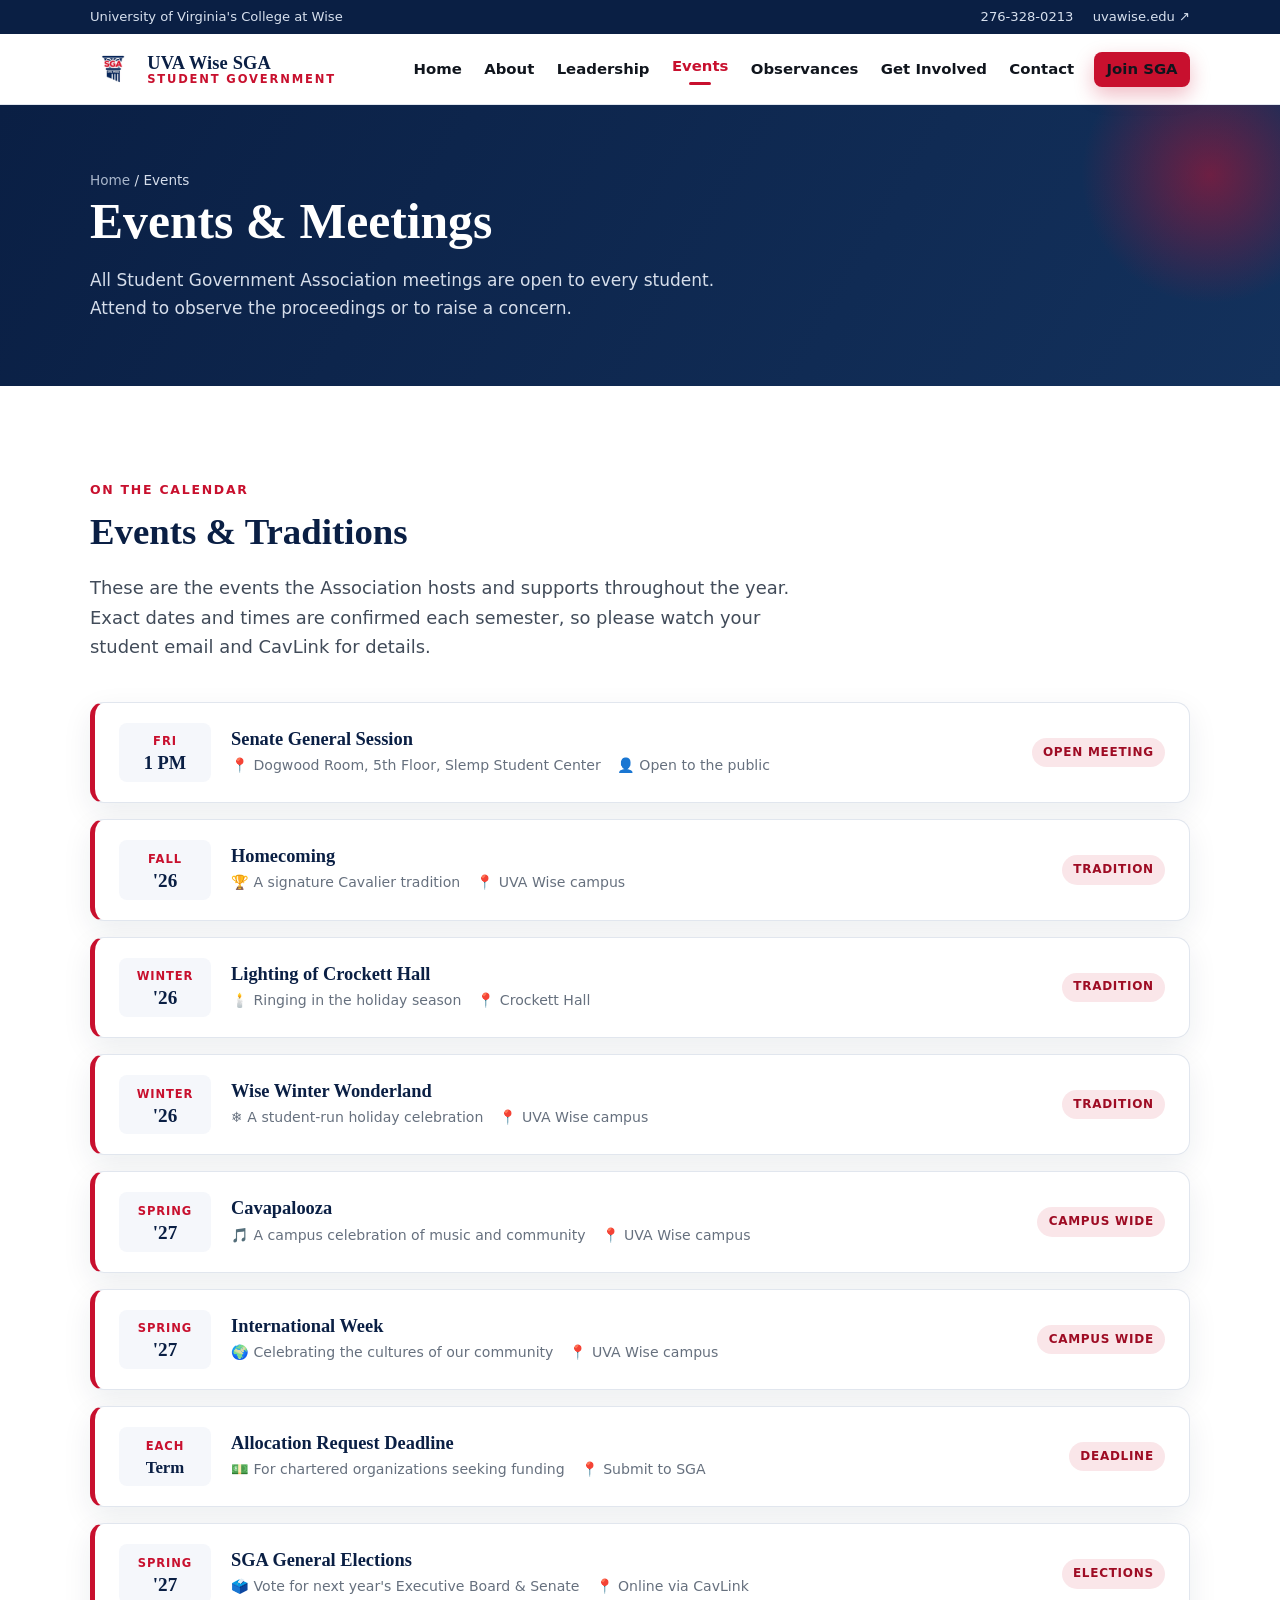
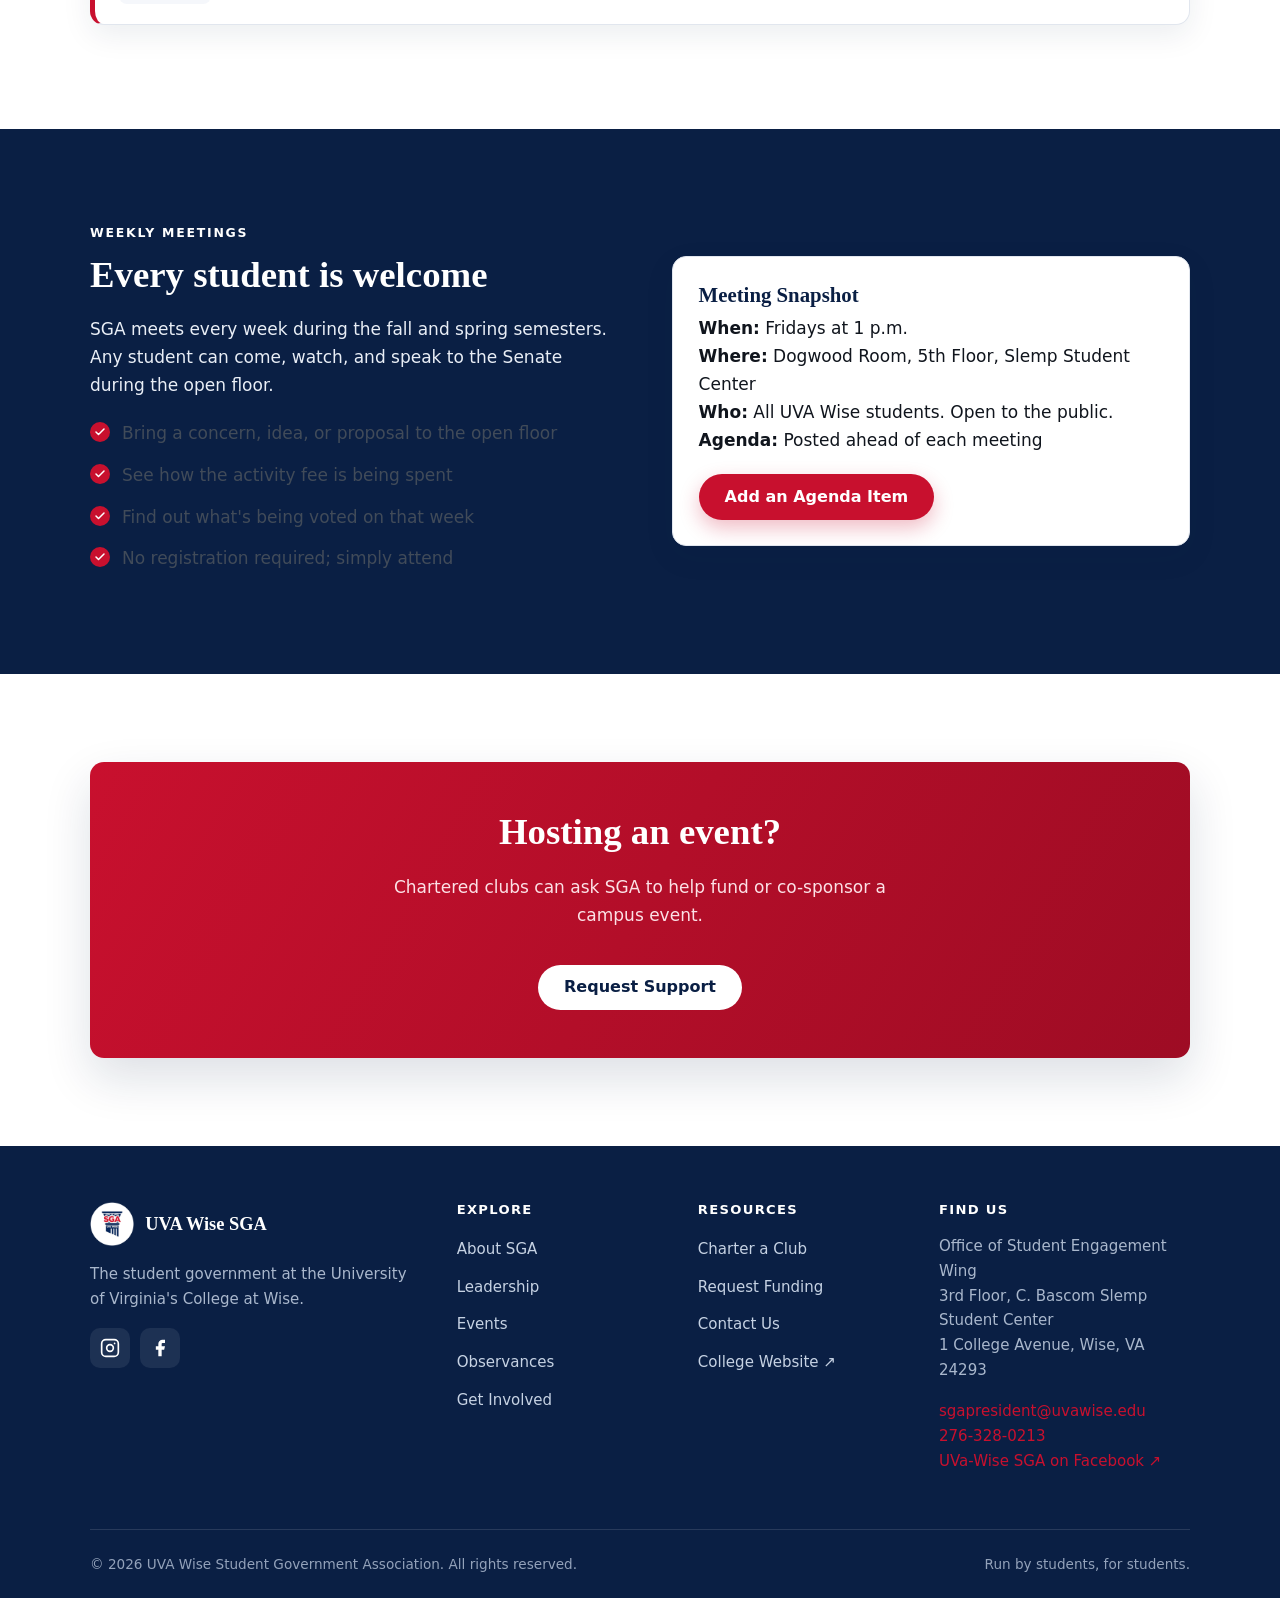
<file: events.html>
<!DOCTYPE html>
<html lang="en">
<head>
  <meta charset="UTF-8" />
  <meta name="viewport" content="width=device-width, initial-scale=1.0" />
  <meta name="robots" content="noindex, nofollow" />
  <title>Events | UVA Wise SGA</title>
  <meta name="description" content="Upcoming meetings, elections, and campus events hosted or supported by the UVA Wise Student Government Association." />
  <meta name="theme-color" content="#0A1F44" />
  <meta property="og:type" content="website" />
  <meta property="og:site_name" content="UVA Wise SGA" />
  <meta property="og:title" content="Events | UVA Wise SGA" />
  <meta property="og:description" content="Upcoming meetings, elections, and campus events hosted or supported by the UVA Wise Student Government Association." />
  <meta property="og:image" content="assets/campus/banner.jpg" />
  <meta name="twitter:card" content="summary_large_image" />
  <link rel="icon" type="image/png" href="assets/logo.png" />
  <link rel="stylesheet" href="css/styles.css" />
</head>
<body>
  <a class="skip-link" href="#main">Skip to content</a>

  <header class="site-header">
    <div class="topbar">
      <div class="container">
        <span>University of Virginia's College at Wise</span>
        <div class="topbar-links">
          <a href="tel:+12763280213">276-328-0213</a>
          <a href="https://www.uvawise.edu" target="_blank" rel="noopener">uvawise.edu &#8599;</a>
        </div>
      </div>
    </div>
    <div class="container">
      <nav class="nav" aria-label="Primary">
        <a class="brand" href="index.html">
          <img src="assets/logo.png" alt="" width="46" height="46" />
          <span class="brand-text"><strong>UVA Wise SGA</strong><span>Student Government</span></span>
        </a>
        <button class="nav-toggle" aria-label="Toggle menu" aria-expanded="false" aria-controls="nav-links">
          <svg viewBox="0 0 24 24" fill="none" stroke="currentColor" stroke-width="2" stroke-linecap="round"><line x1="3" y1="6" x2="21" y2="6"/><line x1="3" y1="12" x2="21" y2="12"/><line x1="3" y1="18" x2="21" y2="18"/></svg>
        </button>
        <ul class="nav-links" id="nav-links">
          <li><a href="index.html">Home</a></li>
          <li><a href="about.html">About</a></li>
          <li><a href="leadership.html">Leadership</a></li>
          <li><a href="events.html">Events</a></li>
          <li><a href="observances.html">Observances</a></li>
          <li><a href="get-involved.html">Get Involved</a></li>
          <li><a href="contact.html">Contact</a></li>
          <li class="nav-cta"><a class="btn btn--primary" href="get-involved.html">Join SGA</a></li>
        </ul>
      </nav>
    </div>
  </header>
  <div class="nav-backdrop" aria-hidden="true"></div>

  <main id="main">
    <section class="page-hero">
      <div class="container">
        <p class="breadcrumb"><a href="index.html">Home</a> / Events</p>
        <h1>Events &amp; Meetings</h1>
        <p>All Student Government Association meetings are open to every student. Attend to observe the proceedings or to raise a concern.</p>
      </div>
    </section>

    <!-- Upcoming -->
    <section class="section">
      <div class="container">
        <div class="section-head">
          <span class="eyebrow">On the Calendar</span>
          <h2>Events &amp; Traditions</h2>
          <p class="lead">These are the events the Association hosts and supports throughout the year. Exact dates and times are confirmed each semester, so please watch your student email and CavLink for details.</p>
        </div>

        <div class="event reveal">
          <div class="date"><span class="mon">Fri</span><span class="day" style="font-size:1.15rem;padding-top:3px">1 PM</span></div>
          <div>
            <h3>Senate General Session</h3>
            <p class="meta"><span>&#128205; Dogwood Room, 5th Floor, Slemp Student Center</span><span>&#128100; Open to the public</span></p>
          </div>
          <span class="tag">Open Meeting</span>
        </div>

        <div class="event reveal">
          <div class="date"><span class="mon">Fall</span><span class="day" style="font-size:1.2rem;padding-top:2px">'26</span></div>
          <div>
            <h3>Homecoming</h3>
            <p class="meta"><span>&#127942; A signature Cavalier tradition</span><span>&#128205; UVA Wise campus</span></p>
          </div>
          <span class="tag">Tradition</span>
        </div>

        <div class="event reveal">
          <div class="date"><span class="mon">Winter</span><span class="day" style="font-size:1.2rem;padding-top:2px">'26</span></div>
          <div>
            <h3>Lighting of Crockett Hall</h3>
            <p class="meta"><span>&#128367;&#65039; Ringing in the holiday season</span><span>&#128205; Crockett Hall</span></p>
          </div>
          <span class="tag">Tradition</span>
        </div>

        <div class="event reveal">
          <div class="date"><span class="mon">Winter</span><span class="day" style="font-size:1.2rem;padding-top:2px">'26</span></div>
          <div>
            <h3>Wise Winter Wonderland</h3>
            <p class="meta"><span>&#10052;&#65039; A student-run holiday celebration</span><span>&#128205; UVA Wise campus</span></p>
          </div>
          <span class="tag">Tradition</span>
        </div>

        <div class="event reveal">
          <div class="date"><span class="mon">Spring</span><span class="day" style="font-size:1.2rem;padding-top:2px">'27</span></div>
          <div>
            <h3>Cavapalooza</h3>
            <p class="meta"><span>&#127925; A campus celebration of music and community</span><span>&#128205; UVA Wise campus</span></p>
          </div>
          <span class="tag">Campus Wide</span>
        </div>

        <div class="event reveal">
          <div class="date"><span class="mon">Spring</span><span class="day" style="font-size:1.2rem;padding-top:2px">'27</span></div>
          <div>
            <h3>International Week</h3>
            <p class="meta"><span>&#127757; Celebrating the cultures of our community</span><span>&#128205; UVA Wise campus</span></p>
          </div>
          <span class="tag">Campus Wide</span>
        </div>

        <div class="event reveal">
          <div class="date"><span class="mon">Each</span><span class="day" style="font-size:1.05rem;padding-top:4px">Term</span></div>
          <div>
            <h3>Allocation Request Deadline</h3>
            <p class="meta"><span>&#128181; For chartered organizations seeking funding</span><span>&#128205; Submit to SGA</span></p>
          </div>
          <span class="tag">Deadline</span>
        </div>

        <div class="event reveal">
          <div class="date"><span class="mon">Spring</span><span class="day" style="font-size:1.2rem;padding-top:2px">'27</span></div>
          <div>
            <h3>SGA General Elections</h3>
            <p class="meta"><span>&#128499;&#65039; Vote for next year's Executive Board &amp; Senate</span><span>&#128205; Online via CavLink</span></p>
          </div>
          <span class="tag">Elections</span>
        </div>
      </div>
    </section>

    <!-- Meeting info -->
    <section class="section section--navy">
      <div class="container">
        <div class="split">
          <div class="reveal">
            <span class="eyebrow">Weekly Meetings</span>
            <h2>Every student is welcome</h2>
            <p>SGA meets every week during the fall and spring semesters. Any student can come, watch, and speak to the Senate during the open floor.</p>
            <ul class="checklist">
              <li>Bring a concern, idea, or proposal to the open floor</li>
              <li>See how the activity fee is being spent</li>
              <li>Find out what's being voted on that week</li>
              <li>No registration required; simply attend</li>
            </ul>
          </div>
          <div class="reveal">
            <div class="card" style="background:#fff;color:var(--ink)">
              <h3 style="color:var(--navy)">Meeting Snapshot</h3>
              <p class="mb-0"><strong>When:</strong> Fridays at 1 p.m.<br/>
              <strong>Where:</strong> Dogwood Room, 5th Floor, Slemp Student Center<br/>
              <strong>Who:</strong> All UVA Wise students. Open to the public.<br/>
              <strong>Agenda:</strong> Posted ahead of each meeting</p>
              <p style="margin-top:1.25rem"><a class="btn btn--primary" href="contact.html">Add an Agenda Item</a></p>
            </div>
          </div>
        </div>
      </div>
    </section>

    <section class="section">
      <div class="container">
        <div class="callout reveal">
          <h2>Hosting an event?</h2>
          <p>Chartered clubs can ask SGA to help fund or co-sponsor a campus event.</p>
          <a class="btn btn--light" href="get-involved.html#funding">Request Support</a>
        </div>
      </div>
    </section>
  </main>

  <footer class="site-footer">
    <div class="container">
      <div class="footer-grid">
        <div>
          <div class="footer-brand"><img src="assets/logo.png" alt="" width="44" height="44" /><strong>UVA Wise SGA</strong></div>
          <p>The student government at the University of Virginia's College at Wise.</p>
          <div class="social">
            <a href="https://www.instagram.com/uvawisesga/" target="_blank" rel="noopener" aria-label="Instagram"><svg viewBox="0 0 24 24" fill="none" stroke="currentColor" stroke-width="2"><rect x="2" y="2" width="20" height="20" rx="5"/><circle cx="12" cy="12" r="4"/><circle cx="17.5" cy="6.5" r="1" fill="currentColor" stroke="none"/></svg></a>
            <a href="https://www.facebook.com/UVAWiseSGA/" target="_blank" rel="noopener" aria-label="Facebook"><svg viewBox="0 0 24 24" fill="currentColor"><path d="M18 2h-3a5 5 0 0 0-5 5v3H7v4h3v8h4v-8h3l1-4h-4V7a1 1 0 0 1 1-1h3z"/></svg></a>
          </div>
        </div>
        <div>
          <h4>Explore</h4>
          <ul class="footer-links">
            <li><a href="about.html">About SGA</a></li>
            <li><a href="leadership.html">Leadership</a></li>
            <li><a href="events.html">Events</a></li>
            <li><a href="observances.html">Observances</a></li>
            <li><a href="get-involved.html">Get Involved</a></li>
          </ul>
        </div>
        <div>
          <h4>Resources</h4>
          <ul class="footer-links">
            <li><a href="get-involved.html#charter">Charter a Club</a></li>
            <li><a href="get-involved.html#funding">Request Funding</a></li>
            <li><a href="contact.html">Contact Us</a></li>
            <li><a href="https://www.uvawise.edu" target="_blank" rel="noopener">College Website &#8599;</a></li>
          </ul>
        </div>
        <div>
          <h4>Find Us</h4>
          <p>Office of Student Engagement Wing<br />3rd Floor, C. Bascom Slemp Student Center<br />1 College Avenue, Wise, VA 24293</p>
          <p><a href="mailto:sgapresident@uvawise.edu">sgapresident@uvawise.edu</a><br /><a href="tel:+12763280213">276-328-0213</a><br /><a href="https://www.facebook.com/UVAWiseSGA/" target="_blank" rel="noopener">UVa-Wise SGA on Facebook &#8599;</a></p>
        </div>
      </div>
      <div class="footer-bottom">
        <span>&copy; <span data-year>2026</span> UVA Wise Student Government Association. All rights reserved.</span>
        <span>Run by students, for students.</span>
      </div>
    </div>
  </footer>

  <script src="js/main.js"></script>
</body>
</html>
</file>
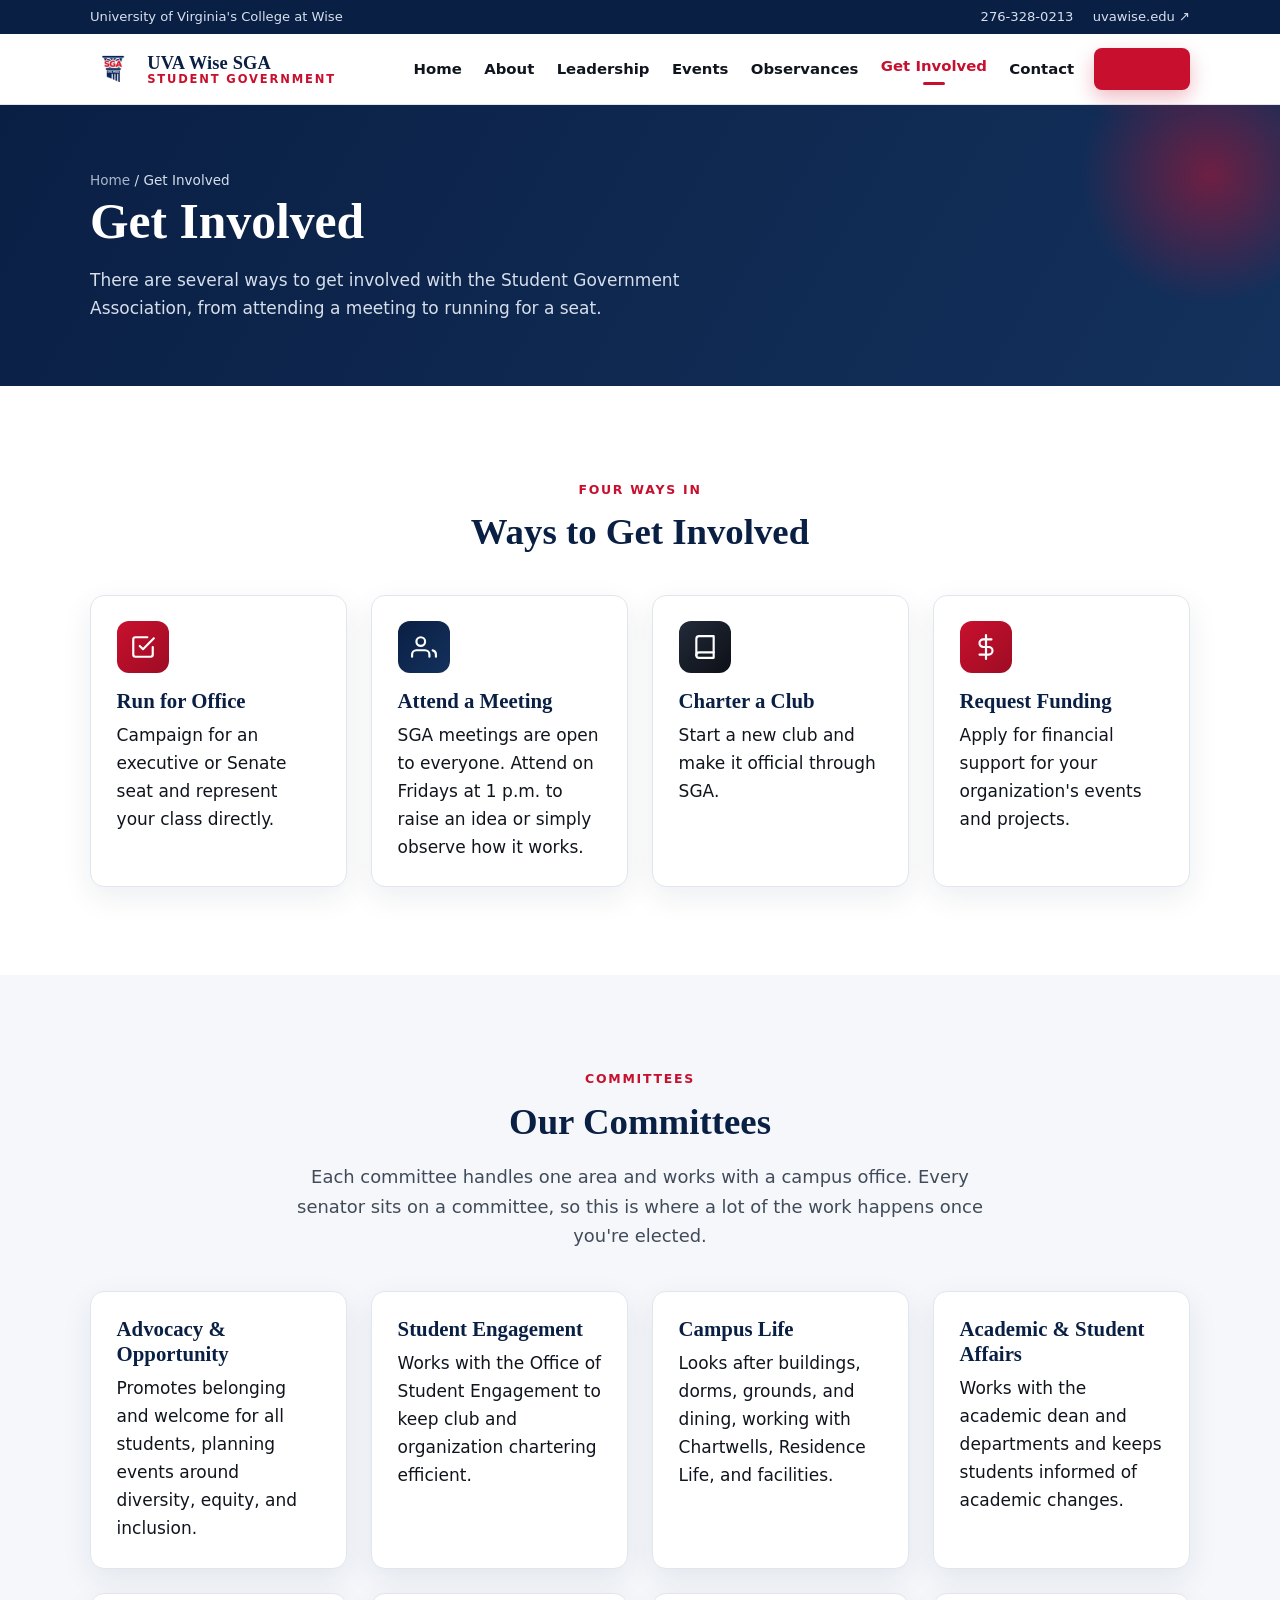
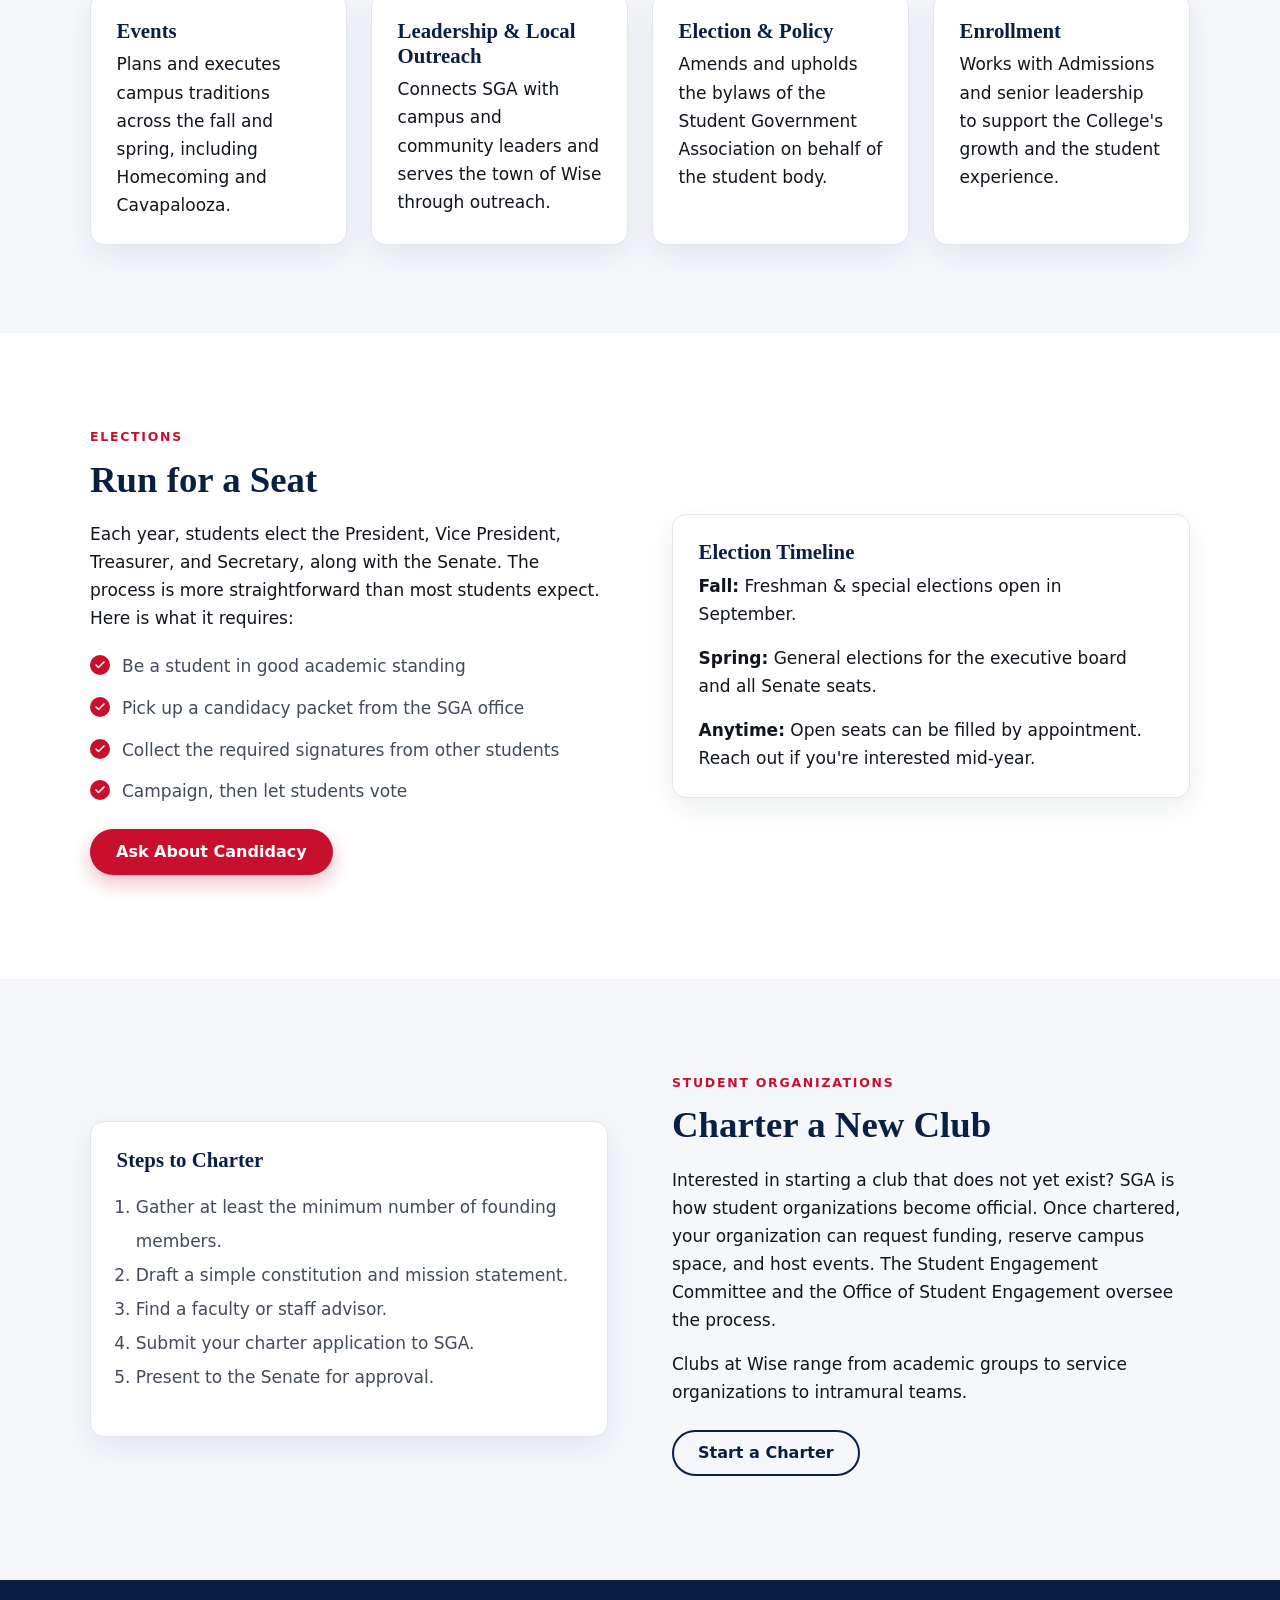
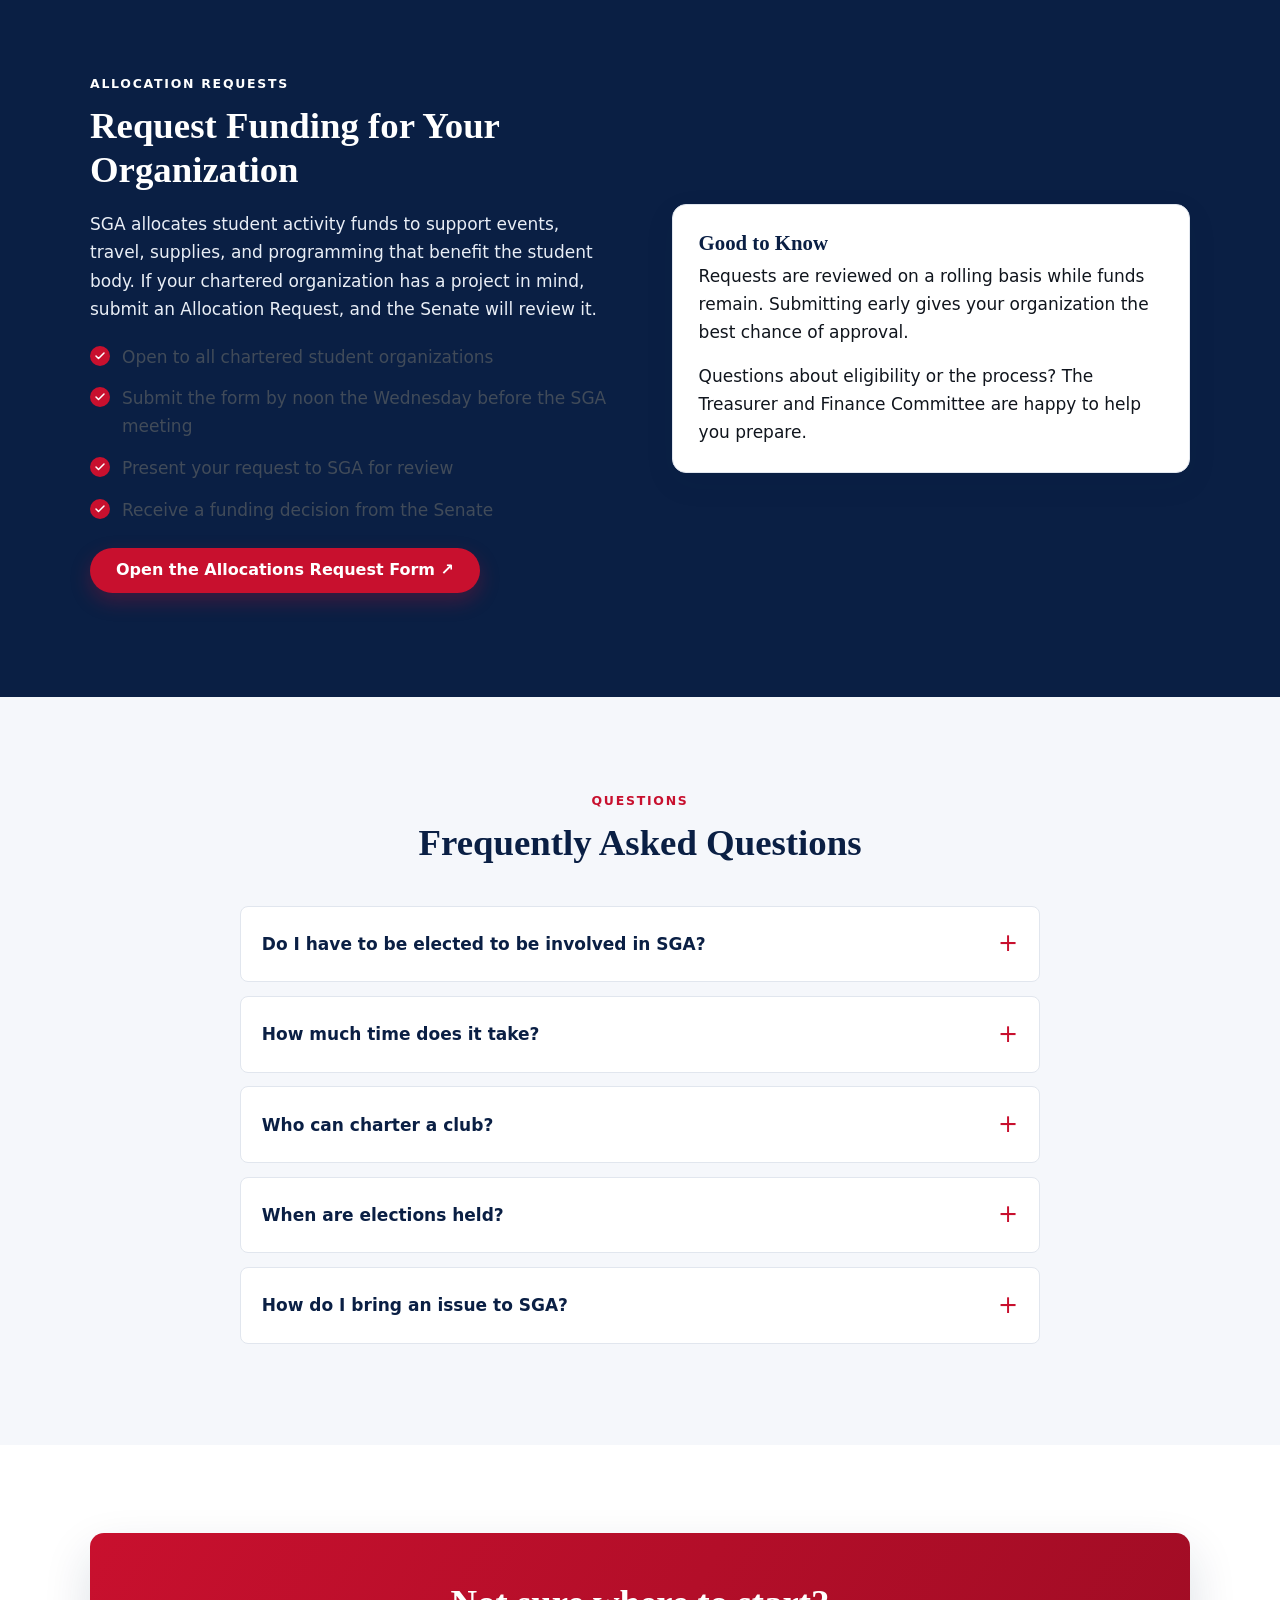
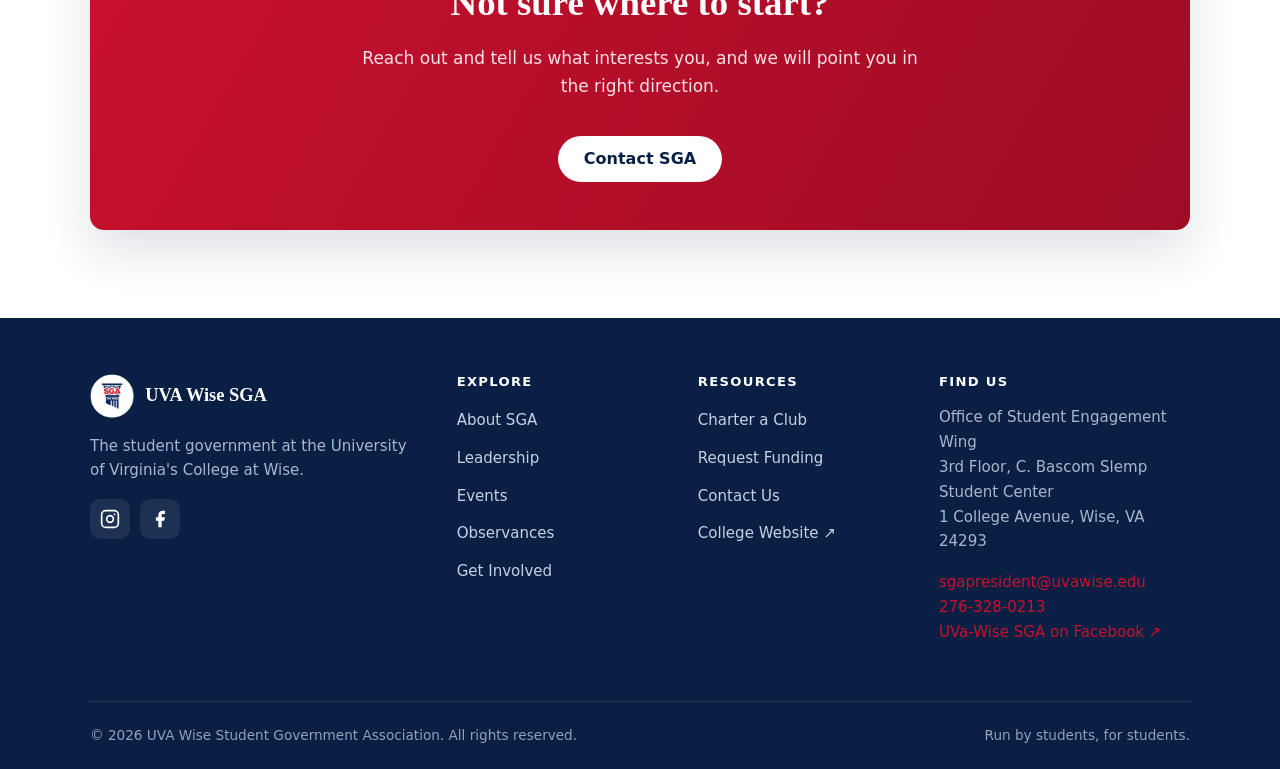
<file: get-involved.html>
<!DOCTYPE html>
<html lang="en">
<head>
  <meta charset="UTF-8" />
  <meta name="viewport" content="width=device-width, initial-scale=1.0" />
  <meta name="robots" content="noindex, nofollow" />
  <title>Get Involved | UVA Wise SGA</title>
  <meta name="description" content="Run for a seat, attend a meeting, charter a club, or request funding. Here's how to get involved with the UVA Wise Student Government Association." />
  <meta name="theme-color" content="#0A1F44" />
  <meta property="og:type" content="website" />
  <meta property="og:site_name" content="UVA Wise SGA" />
  <meta property="og:title" content="Get Involved | UVA Wise SGA" />
  <meta property="og:description" content="Run for a seat, attend a meeting, charter a club, or request funding. Here's how to get involved with the UVA Wise Student Government Association." />
  <meta property="og:image" content="assets/campus/banner.jpg" />
  <meta name="twitter:card" content="summary_large_image" />
  <link rel="icon" type="image/png" href="assets/logo.png" />
  <link rel="stylesheet" href="css/styles.css" />
</head>
<body>
  <a class="skip-link" href="#main">Skip to content</a>

  <header class="site-header">
    <div class="topbar">
      <div class="container">
        <span>University of Virginia's College at Wise</span>
        <div class="topbar-links">
          <a href="tel:+12763280213">276-328-0213</a>
          <a href="https://www.uvawise.edu" target="_blank" rel="noopener">uvawise.edu &#8599;</a>
        </div>
      </div>
    </div>
    <div class="container">
      <nav class="nav" aria-label="Primary">
        <a class="brand" href="index.html">
          <img src="assets/logo.png" alt="" width="46" height="46" />
          <span class="brand-text"><strong>UVA Wise SGA</strong><span>Student Government</span></span>
        </a>
        <button class="nav-toggle" aria-label="Toggle menu" aria-expanded="false" aria-controls="nav-links">
          <svg viewBox="0 0 24 24" fill="none" stroke="currentColor" stroke-width="2" stroke-linecap="round"><line x1="3" y1="6" x2="21" y2="6"/><line x1="3" y1="12" x2="21" y2="12"/><line x1="3" y1="18" x2="21" y2="18"/></svg>
        </button>
        <ul class="nav-links" id="nav-links">
          <li><a href="index.html">Home</a></li>
          <li><a href="about.html">About</a></li>
          <li><a href="leadership.html">Leadership</a></li>
          <li><a href="events.html">Events</a></li>
          <li><a href="observances.html">Observances</a></li>
          <li><a href="get-involved.html">Get Involved</a></li>
          <li><a href="contact.html">Contact</a></li>
          <li class="nav-cta"><a class="btn btn--primary" href="get-involved.html">Join SGA</a></li>
        </ul>
      </nav>
    </div>
  </header>
  <div class="nav-backdrop" aria-hidden="true"></div>

  <main id="main">
    <section class="page-hero">
      <div class="container">
        <p class="breadcrumb"><a href="index.html">Home</a> / Get Involved</p>
        <h1>Get Involved</h1>
        <p>There are several ways to get involved with the Student Government Association, from attending a meeting to running for a seat.</p>
      </div>
    </section>

    <!-- Ways to get involved -->
    <section class="section">
      <div class="container">
        <div class="section-head center">
          <span class="eyebrow">Four Ways In</span>
          <h2>Ways to Get Involved</h2>
        </div>
        <div class="grid grid--4">
          <article class="card reveal">
            <div class="icon" aria-hidden="true"><svg viewBox="0 0 24 24" fill="none" stroke="currentColor" stroke-width="2" stroke-linecap="round" stroke-linejoin="round"><path d="M9 11l3 3L22 4"/><path d="M21 12v7a2 2 0 0 1-2 2H5a2 2 0 0 1-2-2V5a2 2 0 0 1 2-2h11"/></svg></div>
            <h3>Run for Office</h3>
            <p>Campaign for an executive or Senate seat and represent your class directly.</p>
          </article>
          <article class="card card--alt reveal">
            <div class="icon" aria-hidden="true"><svg viewBox="0 0 24 24" fill="none" stroke="currentColor" stroke-width="2" stroke-linecap="round" stroke-linejoin="round"><path d="M17 21v-2a4 4 0 0 0-4-4H5a4 4 0 0 0-4 4v2"/><circle cx="9" cy="7" r="4"/><path d="M23 21v-2a4 4 0 0 0-3-3.87"/></svg></div>
            <h3>Attend a Meeting</h3>
            <p>SGA meetings are open to everyone. Attend on Fridays at 1 p.m. to raise an idea or simply observe how it works.</p>
          </article>
          <article class="card card--gold reveal">
            <div class="icon" aria-hidden="true"><svg viewBox="0 0 24 24" fill="none" stroke="currentColor" stroke-width="2" stroke-linecap="round" stroke-linejoin="round"><path d="M4 19.5A2.5 2.5 0 0 1 6.5 17H20"/><path d="M6.5 2H20v20H6.5A2.5 2.5 0 0 1 4 19.5v-15A2.5 2.5 0 0 1 6.5 2z"/></svg></div>
            <h3>Charter a Club</h3>
            <p>Start a new club and make it official through SGA.</p>
          </article>
          <article class="card reveal">
            <div class="icon" aria-hidden="true"><svg viewBox="0 0 24 24" fill="none" stroke="currentColor" stroke-width="2" stroke-linecap="round" stroke-linejoin="round"><path d="M12 1v22"/><path d="M17 5H9.5a3.5 3.5 0 0 0 0 7h5a3.5 3.5 0 0 1 0 7H6"/></svg></div>
            <h3>Request Funding</h3>
            <p>Apply for financial support for your organization's events and projects.</p>
          </article>
        </div>
      </div>
    </section>

    <!-- Committees -->
    <section class="section section--soft" id="committees">
      <div class="container">
        <div class="section-head center">
          <span class="eyebrow">Committees</span>
          <h2>Our Committees</h2>
          <p class="lead">Each committee handles one area and works with a campus office. Every senator sits on a committee, so this is where a lot of the work happens once you're elected.</p>
        </div>
        <div class="grid grid--4">
          <article class="card reveal">
            <h3>Advocacy &amp; Opportunity</h3>
            <p>Promotes belonging and welcome for all students, planning events around diversity, equity, and inclusion.</p>
          </article>
          <article class="card reveal">
            <h3>Student Engagement</h3>
            <p>Works with the Office of Student Engagement to keep club and organization chartering efficient.</p>
          </article>
          <article class="card reveal">
            <h3>Campus Life</h3>
            <p>Looks after buildings, dorms, grounds, and dining, working with Chartwells, Residence Life, and facilities.</p>
          </article>
          <article class="card reveal">
            <h3>Academic &amp; Student Affairs</h3>
            <p>Works with the academic dean and departments and keeps students informed of academic changes.</p>
          </article>
          <article class="card reveal">
            <h3>Events</h3>
            <p>Plans and executes campus traditions across the fall and spring, including Homecoming and Cavapalooza.</p>
          </article>
          <article class="card reveal">
            <h3>Leadership &amp; Local Outreach</h3>
            <p>Connects SGA with campus and community leaders and serves the town of Wise through outreach.</p>
          </article>
          <article class="card reveal">
            <h3>Election &amp; Policy</h3>
            <p>Amends and upholds the bylaws of the Student Government Association on behalf of the student body.</p>
          </article>
          <article class="card reveal">
            <h3>Enrollment</h3>
            <p>Works with Admissions and senior leadership to support the College's growth and the student experience.</p>
          </article>
        </div>
      </div>
    </section>

    <!-- Run for office -->
    <section class="section" id="run">
      <div class="container">
        <div class="split">
          <div class="reveal">
            <span class="eyebrow">Elections</span>
            <h2>Run for a Seat</h2>
            <p>Each year, students elect the President, Vice President, Treasurer, and Secretary, along with the Senate. The process is more straightforward than most students expect. Here is what it requires:</p>
            <ul class="checklist">
              <li>Be a student in good academic standing</li>
              <li>Pick up a candidacy packet from the SGA office</li>
              <li>Collect the required signatures from other students</li>
              <li>Campaign, then let students vote</li>
            </ul>
            <p style="margin-top:1.5rem"><a class="btn btn--primary" href="contact.html">Ask About Candidacy</a></p>
          </div>
          <div class="reveal">
            <div class="card">
              <h3>Election Timeline</h3>
              <p><strong>Fall:</strong> Freshman &amp; special elections open in September.</p>
              <p><strong>Spring:</strong> General elections for the executive board and all Senate seats.</p>
              <p class="mb-0"><strong>Anytime:</strong> Open seats can be filled by appointment. Reach out if you're interested mid-year.</p>
            </div>
          </div>
        </div>
      </div>
    </section>

    <!-- Charter a club -->
    <section class="section section--soft" id="charter">
      <div class="container">
        <div class="split">
          <div class="reveal">
            <div class="card">
              <h3>Steps to Charter</h3>
              <ol style="padding-left:1.2rem;color:var(--slate);line-height:2">
                <li>Gather at least the minimum number of founding members.</li>
                <li>Draft a simple constitution and mission statement.</li>
                <li>Find a faculty or staff advisor.</li>
                <li>Submit your charter application to SGA.</li>
                <li>Present to the Senate for approval.</li>
              </ol>
            </div>
          </div>
          <div class="reveal">
            <span class="eyebrow">Student Organizations</span>
            <h2>Charter a New Club</h2>
            <p>Interested in starting a club that does not yet exist? SGA is how student organizations become official. Once chartered, your organization can request funding, reserve campus space, and host events. The Student Engagement Committee and the Office of Student Engagement oversee the process.</p>
            <p>Clubs at Wise range from academic groups to service organizations to intramural teams.</p>
            <p style="margin-top:1.5rem"><a class="btn btn--ghost" href="contact.html">Start a Charter</a></p>
          </div>
        </div>
      </div>
    </section>

    <!-- Funding -->
    <section class="section section--navy" id="funding">
      <div class="container">
        <div class="split">
          <div class="reveal">
            <span class="eyebrow">Allocation Requests</span>
            <h2>Request Funding for Your Organization</h2>
            <p>SGA allocates student activity funds to support events, travel, supplies, and programming that benefit the student body. If your chartered organization has a project in mind, submit an Allocation Request, and the Senate will review it.</p>
            <ul class="checklist">
              <li>Open to all chartered student organizations</li>
              <li>Submit the form by noon the Wednesday before the SGA meeting</li>
              <li>Present your request to SGA for review</li>
              <li>Receive a funding decision from the Senate</li>
            </ul>
            <p style="margin-top:1.5rem"><a class="btn btn--gold" href="https://www.uvawise.edu/forms/sga-allocations-request-form" target="_blank" rel="noopener">Open the Allocations Request Form &#8599;</a></p>
          </div>
          <div class="reveal">
            <div class="card" style="background:#fff;color:var(--ink)">
              <h3 style="color:var(--navy)">Good to Know</h3>
              <p>Requests are reviewed on a rolling basis while funds remain. Submitting early gives your organization the best chance of approval.</p>
              <p class="mb-0">Questions about eligibility or the process? The Treasurer and Finance Committee are happy to help you prepare.</p>
            </div>
          </div>
        </div>
      </div>
    </section>

    <!-- FAQ -->
    <section class="section section--soft">
      <div class="container">
        <div class="section-head center">
          <span class="eyebrow">Questions</span>
          <h2>Frequently Asked Questions</h2>
        </div>
        <div class="faq">
          <details class="reveal">
            <summary>Do I have to be elected to be involved in SGA?</summary>
            <div class="answer"><p>You don't need a seat to take part. Any student can attend meetings, volunteer at events, charter or join a club, and bring ideas to the open floor. Committee work, though, is for elected members: senators and officers staff the committees.</p></div>
          </details>
          <details class="reveal">
            <summary>How much time does it take?</summary>
            <div class="answer"><p>It depends on your role. Coming to a meeting is about an hour a week. Serving as a senator or officer, plus the committee work that comes with it, takes more. The easiest way to start is to show up to a Friday meeting.</p></div>
          </details>
          <details class="reveal">
            <summary>Who can charter a club?</summary>
            <div class="answer"><p>Any group of currently enrolled students with a shared interest, a willing advisor, and a simple constitution can apply to charter a new organization through SGA.</p></div>
          </details>
          <details class="reveal">
            <summary>When are elections held?</summary>
            <div class="answer"><p>Freshman and special elections are held in the fall, and general elections for all seats take place in the spring. Watch the <a href="events.html">events page</a> and your student email for exact dates.</p></div>
          </details>
          <details class="reveal">
            <summary>How do I bring an issue to SGA?</summary>
            <div class="answer"><p>Come to any meeting and speak during the open floor, talk to a senator directly, or use our <a href="contact.html">contact form</a>.</p></div>
          </details>
        </div>
      </div>
    </section>

    <section class="section">
      <div class="container">
        <div class="callout reveal">
          <h2>Not sure where to start?</h2>
          <p>Reach out and tell us what interests you, and we will point you in the right direction.</p>
          <a class="btn btn--light" href="contact.html">Contact SGA</a>
        </div>
      </div>
    </section>
  </main>

  <footer class="site-footer">
    <div class="container">
      <div class="footer-grid">
        <div>
          <div class="footer-brand"><img src="assets/logo.png" alt="" width="44" height="44" /><strong>UVA Wise SGA</strong></div>
          <p>The student government at the University of Virginia's College at Wise.</p>
          <div class="social">
            <a href="https://www.instagram.com/uvawisesga/" target="_blank" rel="noopener" aria-label="Instagram"><svg viewBox="0 0 24 24" fill="none" stroke="currentColor" stroke-width="2"><rect x="2" y="2" width="20" height="20" rx="5"/><circle cx="12" cy="12" r="4"/><circle cx="17.5" cy="6.5" r="1" fill="currentColor" stroke="none"/></svg></a>
            <a href="https://www.facebook.com/UVAWiseSGA/" target="_blank" rel="noopener" aria-label="Facebook"><svg viewBox="0 0 24 24" fill="currentColor"><path d="M18 2h-3a5 5 0 0 0-5 5v3H7v4h3v8h4v-8h3l1-4h-4V7a1 1 0 0 1 1-1h3z"/></svg></a>
          </div>
        </div>
        <div>
          <h4>Explore</h4>
          <ul class="footer-links">
            <li><a href="about.html">About SGA</a></li>
            <li><a href="leadership.html">Leadership</a></li>
            <li><a href="events.html">Events</a></li>
            <li><a href="observances.html">Observances</a></li>
            <li><a href="get-involved.html">Get Involved</a></li>
          </ul>
        </div>
        <div>
          <h4>Resources</h4>
          <ul class="footer-links">
            <li><a href="get-involved.html#charter">Charter a Club</a></li>
            <li><a href="get-involved.html#funding">Request Funding</a></li>
            <li><a href="contact.html">Contact Us</a></li>
            <li><a href="https://www.uvawise.edu" target="_blank" rel="noopener">College Website &#8599;</a></li>
          </ul>
        </div>
        <div>
          <h4>Find Us</h4>
          <p>Office of Student Engagement Wing<br />3rd Floor, C. Bascom Slemp Student Center<br />1 College Avenue, Wise, VA 24293</p>
          <p><a href="mailto:sgapresident@uvawise.edu">sgapresident@uvawise.edu</a><br /><a href="tel:+12763280213">276-328-0213</a><br /><a href="https://www.facebook.com/UVAWiseSGA/" target="_blank" rel="noopener">UVa-Wise SGA on Facebook &#8599;</a></p>
        </div>
      </div>
      <div class="footer-bottom">
        <span>&copy; <span data-year>2026</span> UVA Wise Student Government Association. All rights reserved.</span>
        <span>Run by students, for students.</span>
      </div>
    </div>
  </footer>

  <script src="js/main.js"></script>
</body>
</html>
</file>
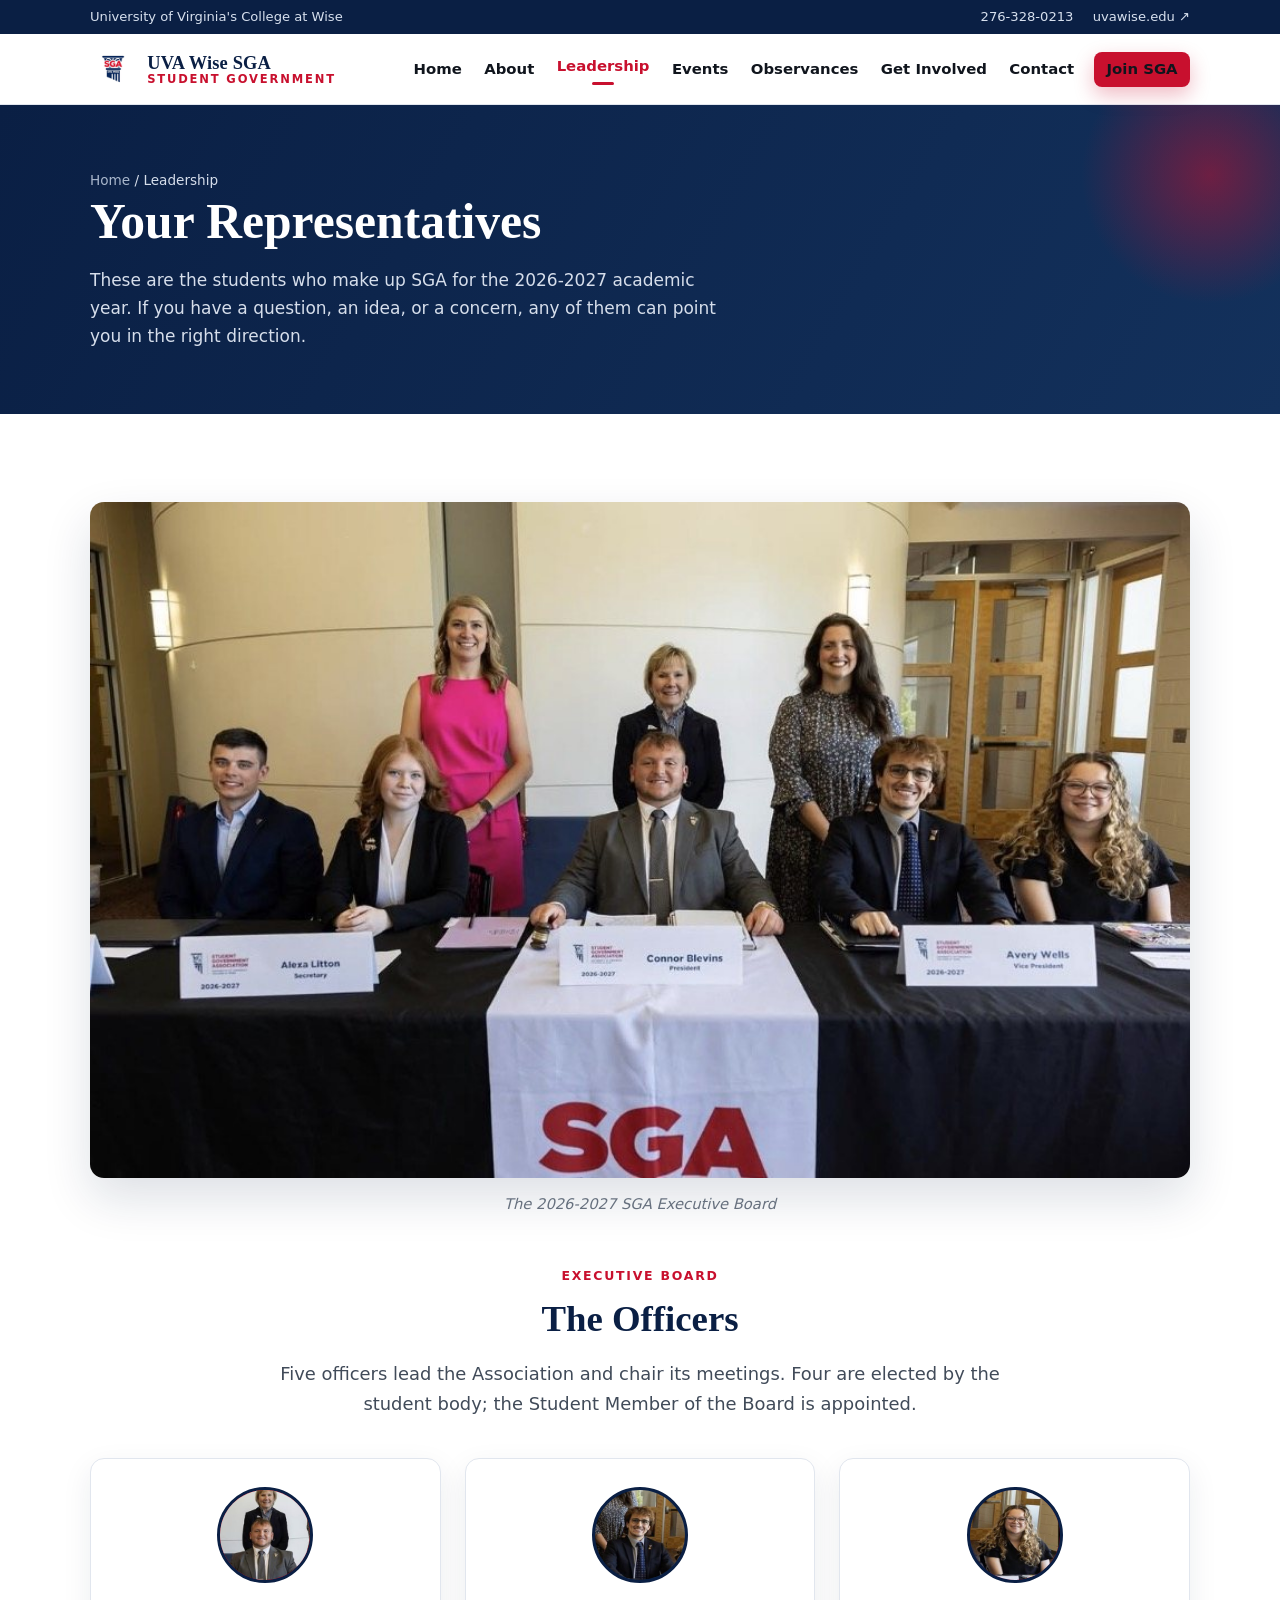
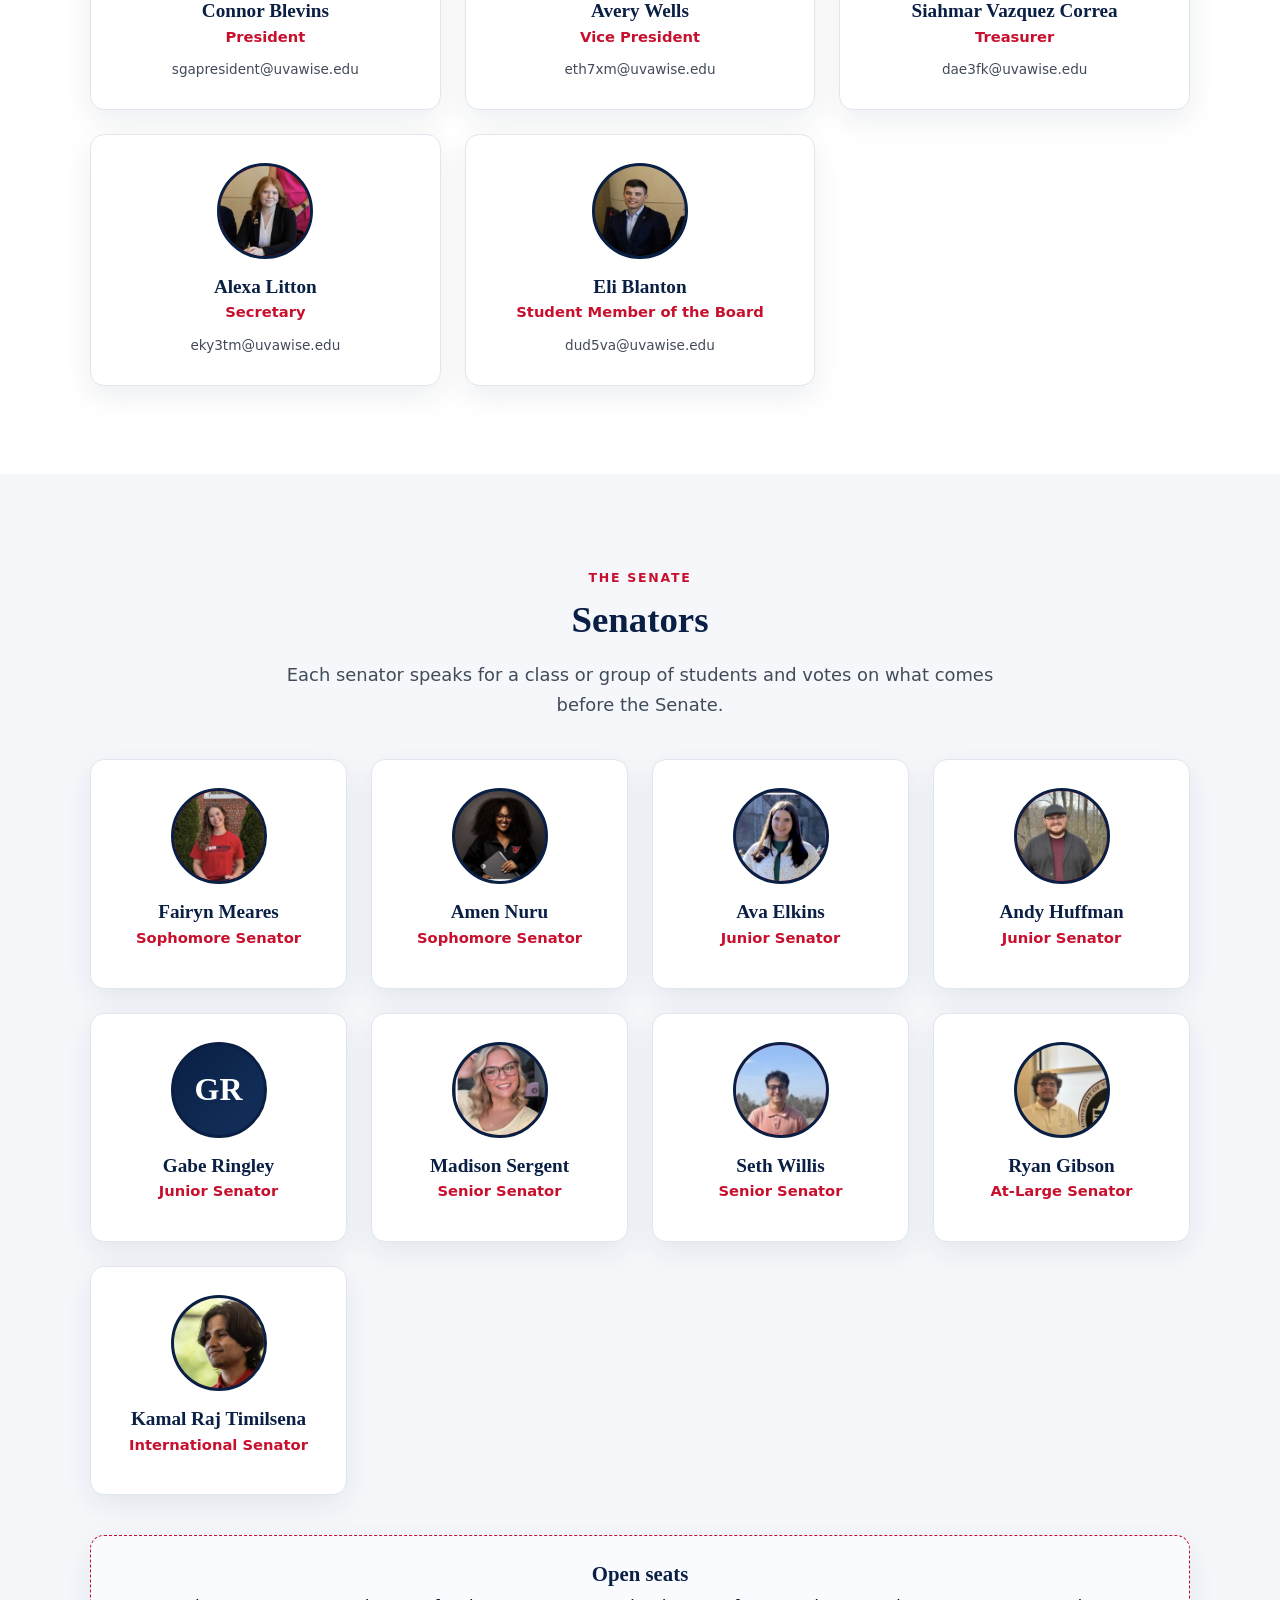
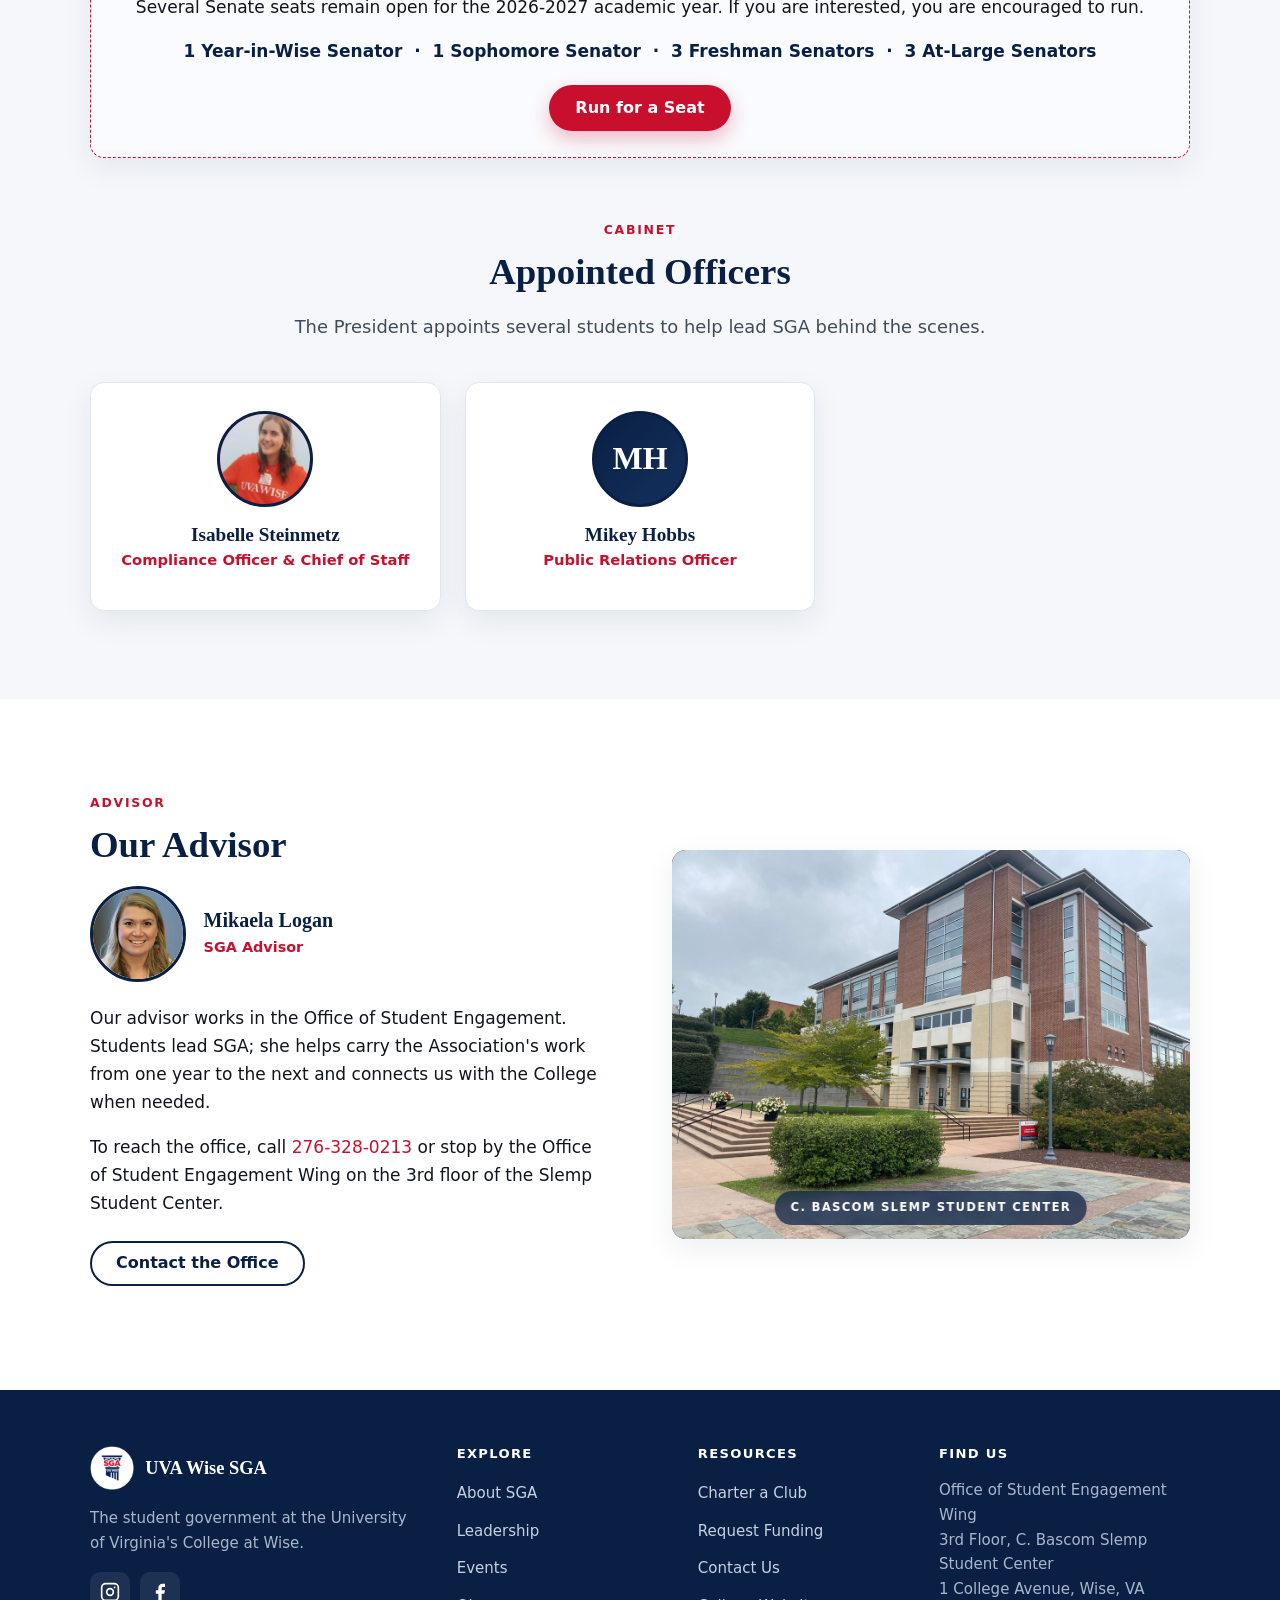
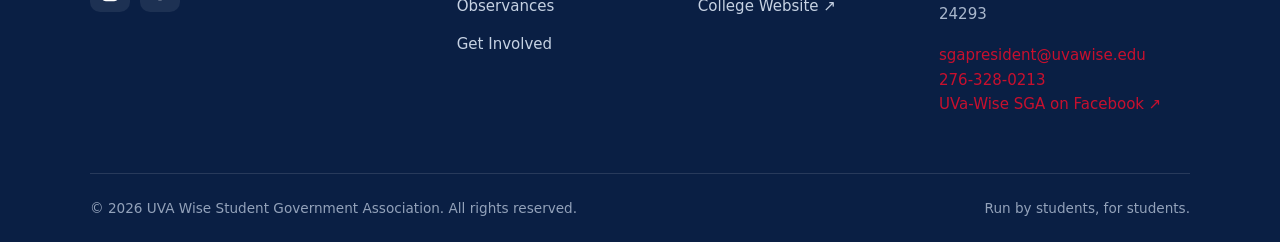
<file: leadership.html>
<!DOCTYPE html>
<html lang="en">
<head>
  <meta charset="UTF-8" />
  <meta name="viewport" content="width=device-width, initial-scale=1.0" />
  <meta name="robots" content="noindex, nofollow" />
  <title>Leadership | UVA Wise SGA</title>
  <meta name="description" content="Meet the elected executive board, senators, and committee chairs of the UVA Wise Student Government Association." />
  <meta name="theme-color" content="#0A1F44" />
  <meta property="og:type" content="website" />
  <meta property="og:site_name" content="UVA Wise SGA" />
  <meta property="og:title" content="Leadership | UVA Wise SGA" />
  <meta property="og:description" content="Meet the elected executive board, senators, and committee chairs of the UVA Wise Student Government Association." />
  <meta property="og:image" content="assets/campus/banner.jpg" />
  <meta name="twitter:card" content="summary_large_image" />
  <link rel="icon" type="image/png" href="assets/logo.png" />
  <link rel="stylesheet" href="css/styles.css" />
</head>
<body>
  <a class="skip-link" href="#main">Skip to content</a>

  <header class="site-header">
    <div class="topbar">
      <div class="container">
        <span>University of Virginia's College at Wise</span>
        <div class="topbar-links">
          <a href="tel:+12763280213">276-328-0213</a>
          <a href="https://www.uvawise.edu" target="_blank" rel="noopener">uvawise.edu &#8599;</a>
        </div>
      </div>
    </div>
    <div class="container">
      <nav class="nav" aria-label="Primary">
        <a class="brand" href="index.html">
          <img src="assets/logo.png" alt="" width="46" height="46" />
          <span class="brand-text"><strong>UVA Wise SGA</strong><span>Student Government</span></span>
        </a>
        <button class="nav-toggle" aria-label="Toggle menu" aria-expanded="false" aria-controls="nav-links">
          <svg viewBox="0 0 24 24" fill="none" stroke="currentColor" stroke-width="2" stroke-linecap="round"><line x1="3" y1="6" x2="21" y2="6"/><line x1="3" y1="12" x2="21" y2="12"/><line x1="3" y1="18" x2="21" y2="18"/></svg>
        </button>
        <ul class="nav-links" id="nav-links">
          <li><a href="index.html">Home</a></li>
          <li><a href="about.html">About</a></li>
          <li><a href="leadership.html">Leadership</a></li>
          <li><a href="events.html">Events</a></li>
          <li><a href="observances.html">Observances</a></li>
          <li><a href="get-involved.html">Get Involved</a></li>
          <li><a href="contact.html">Contact</a></li>
          <li class="nav-cta"><a class="btn btn--primary" href="get-involved.html">Join SGA</a></li>
        </ul>
      </nav>
    </div>
  </header>
  <div class="nav-backdrop" aria-hidden="true"></div>

  <main id="main">
    <section class="page-hero">
      <div class="container">
        <p class="breadcrumb"><a href="index.html">Home</a> / Leadership</p>
        <h1>Your Representatives</h1>
        <p>These are the students who make up SGA for the 2026-2027 academic year. If you have a question, an idea, or a concern, any of them can point you in the right direction.</p>
      </div>
    </section>

    <!-- Executive board -->
    <section class="section">
      <div class="container">
        <figure class="board-photo reveal">
          <img src="assets/members/eboard-2026-2027.jpg" alt="The 2026-2027 UVA Wise SGA Executive Board seated at a table with their name placards" />
          <figcaption>The 2026-2027 SGA Executive Board</figcaption>
        </figure>
        <div class="section-head center">
          <span class="eyebrow">Executive Board</span>
          <h2>The Officers</h2>
          <p class="lead">Five officers lead the Association and chair its meetings. Four are elected by the student body; the Student Member of the Board is appointed.</p>
        </div>
        <div class="grid grid--3">
          <article class="officer reveal">
            <div class="avatar"><img src="assets/members/connor-blevins.jpg" alt="Connor Blevins" /></div>
            <h3>Connor Blevins</h3>
            <p class="role">President</p>
            <p class="email"><a href="mailto:sgapresident@uvawise.edu">sgapresident@uvawise.edu</a></p>
          </article>
          <article class="officer reveal">
            <div class="avatar"><img src="assets/members/avery-wells.jpg" alt="Avery Wells" /></div>
            <h3>Avery Wells</h3>
            <p class="role">Vice President</p>
            <p class="email"><a href="mailto:eth7xm@uvawise.edu">eth7xm@uvawise.edu</a></p>
          </article>
          <article class="officer reveal">
            <div class="avatar"><img src="assets/members/siahmar-vazquez-correa.jpg" alt="Siahmar Vazquez Correa" /></div>
            <h3>Siahmar Vazquez Correa</h3>
            <p class="role">Treasurer</p>
            <p class="email"><a href="mailto:dae3fk@uvawise.edu">dae3fk@uvawise.edu</a></p>
          </article>
          <article class="officer reveal">
            <div class="avatar"><img src="assets/members/alexa-litton.jpg" alt="Alexa Litton" /></div>
            <h3>Alexa Litton</h3>
            <p class="role">Secretary</p>
            <p class="email"><a href="mailto:eky3tm@uvawise.edu">eky3tm@uvawise.edu</a></p>
          </article>
          <article class="officer reveal">
            <div class="avatar"><img src="assets/members/eli-blanton.jpg" alt="Eli Blanton" /></div>
            <h3>Eli Blanton</h3>
            <p class="role">Student Member of the Board</p>
            <p class="email"><a href="mailto:dud5va@uvawise.edu">dud5va@uvawise.edu</a></p>
          </article>
        </div>
      </div>
    </section>

    <!-- Senators -->
    <section class="section section--soft">
      <div class="container">
        <div class="section-head center">
          <span class="eyebrow">The Senate</span>
          <h2>Senators</h2>
          <p class="lead">Each senator speaks for a class or group of students and votes on what comes before the Senate.</p>
        </div>
        <div class="grid grid--4">
          <article class="officer reveal">
            <div class="avatar"><img src="assets/members/fairyn-meares.jpg" alt="Fairyn Meares" /></div>
            <h3>Fairyn Meares</h3>
            <p class="role">Sophomore Senator</p>
          </article>
          <article class="officer reveal">
            <div class="avatar"><img src="assets/members/amen-nuru.jpg" alt="Amen Nuru" /></div>
            <h3>Amen Nuru</h3>
            <p class="role">Sophomore Senator</p>
          </article>
          <article class="officer reveal">
            <div class="avatar"><img src="assets/members/ava-elkins.jpg" alt="Ava Elkins" /></div>
            <h3>Ava Elkins</h3>
            <p class="role">Junior Senator</p>
          </article>
          <article class="officer reveal">
            <div class="avatar"><img src="assets/members/andy-huffman.jpg" alt="Andy Huffman" /></div>
            <h3>Andy Huffman</h3>
            <p class="role">Junior Senator</p>
          </article>
          <article class="officer reveal">
            <div class="avatar" aria-hidden="true">GR</div>
            <h3>Gabe Ringley</h3>
            <p class="role">Junior Senator</p>
          </article>
          <article class="officer reveal">
            <div class="avatar"><img src="assets/members/madison-sergent.jpg" alt="Madison Sergent" /></div>
            <h3>Madison Sergent</h3>
            <p class="role">Senior Senator</p>
          </article>
          <article class="officer reveal">
            <div class="avatar"><img src="assets/members/seth-willis.jpg" alt="Seth Willis" /></div>
            <h3>Seth Willis</h3>
            <p class="role">Senior Senator</p>
          </article>
          <article class="officer reveal">
            <div class="avatar"><img src="assets/members/ryan-gibson.jpg" alt="Ryan Gibson" /></div>
            <h3>Ryan Gibson</h3>
            <p class="role">At-Large Senator</p>
          </article>
          <article class="officer reveal">
            <div class="avatar"><img src="assets/members/kamal-timilsena.jpg" alt="Kamal Raj Timilsena" /></div>
            <h3>Kamal Raj Timilsena</h3>
            <p class="role">International Senator</p>
          </article>
        </div>

        <div class="reveal" style="margin-top:2.5rem">
          <div class="card" style="text-align:center;border-style:dashed;border-color:var(--red);background:var(--bg-tint)">
            <h3>Open seats</h3>
            <p>Several Senate seats remain open for the 2026-2027 academic year. If you are interested, you are encouraged to run.</p>
            <p style="color:var(--navy);font-weight:600;margin-bottom:0">1 Year-in-Wise Senator &nbsp;&middot;&nbsp; 1 Sophomore Senator &nbsp;&middot;&nbsp; 3 Freshman Senators &nbsp;&middot;&nbsp; 3 At-Large Senators</p>
            <p style="margin-top:1.25rem;margin-bottom:0"><a class="btn btn--primary" href="get-involved.html">Run for a Seat</a></p>
          </div>
        </div>

        <div class="section-head center" style="margin-top:3.5rem">
          <span class="eyebrow">Cabinet</span>
          <h2>Appointed Officers</h2>
          <p class="lead">The President appoints several students to help lead SGA behind the scenes.</p>
        </div>
        <div class="grid grid--3">
          <article class="officer reveal">
            <div class="avatar"><img src="assets/members/isabelle-steinmetz.jpg" alt="Isabelle Steinmetz" /></div>
            <h3>Isabelle Steinmetz</h3>
            <p class="role">Compliance Officer &amp; Chief of Staff</p>
          </article>
          <article class="officer reveal">
            <div class="avatar" aria-hidden="true">MH</div>
            <h3>Mikey Hobbs</h3>
            <p class="role">Public Relations Officer</p>
          </article>
        </div>
      </div>
    </section>

    <!-- Advisor -->
    <section class="section">
      <div class="container">
        <div class="split">
          <div class="reveal">
            <span class="eyebrow">Advisor</span>
            <h2>Our Advisor</h2>
            <div style="display:flex;align-items:center;gap:1.1rem;margin:0.5rem 0 1.4rem">
              <img src="assets/members/mikaela-logan.jpg" alt="Mikaela Logan" style="width:96px;height:96px;border-radius:50%;object-fit:cover;border:3px solid var(--navy);flex:none" />
              <div>
                <strong style="display:block;font-family:var(--font-head);font-size:1.25rem;color:var(--navy);line-height:1.2">Mikaela Logan</strong>
                <span style="color:var(--red);font-weight:700;font-size:0.9rem">SGA Advisor</span>
              </div>
            </div>
            <p>Our advisor works in the Office of Student Engagement. Students lead SGA; she helps carry the Association's work from one year to the next and connects us with the College when needed.</p>
            <p>To reach the office, call <a href="tel:+12763280213">276-328-0213</a> or stop by the Office of Student Engagement Wing on the 3rd floor of the Slemp Student Center.</p>
            <p style="margin-top:1.5rem"><a class="btn btn--ghost" href="contact.html">Contact the Office</a></p>
          </div>
          <div class="media media--photo reveal">
            <img src="assets/campus/student-center.jpg" alt="The C. Bascom Slemp Student Center at UVA Wise" />
            <span class="media-cap">C. Bascom Slemp Student Center</span>
          </div>
        </div>
      </div>
    </section>
  </main>

  <footer class="site-footer">
    <div class="container">
      <div class="footer-grid">
        <div>
          <div class="footer-brand"><img src="assets/logo.png" alt="" width="44" height="44" /><strong>UVA Wise SGA</strong></div>
          <p>The student government at the University of Virginia's College at Wise.</p>
          <div class="social">
            <a href="https://www.instagram.com/uvawisesga/" target="_blank" rel="noopener" aria-label="Instagram"><svg viewBox="0 0 24 24" fill="none" stroke="currentColor" stroke-width="2"><rect x="2" y="2" width="20" height="20" rx="5"/><circle cx="12" cy="12" r="4"/><circle cx="17.5" cy="6.5" r="1" fill="currentColor" stroke="none"/></svg></a>
            <a href="https://www.facebook.com/UVAWiseSGA/" target="_blank" rel="noopener" aria-label="Facebook"><svg viewBox="0 0 24 24" fill="currentColor"><path d="M18 2h-3a5 5 0 0 0-5 5v3H7v4h3v8h4v-8h3l1-4h-4V7a1 1 0 0 1 1-1h3z"/></svg></a>
          </div>
        </div>
        <div>
          <h4>Explore</h4>
          <ul class="footer-links">
            <li><a href="about.html">About SGA</a></li>
            <li><a href="leadership.html">Leadership</a></li>
            <li><a href="events.html">Events</a></li>
            <li><a href="observances.html">Observances</a></li>
            <li><a href="get-involved.html">Get Involved</a></li>
          </ul>
        </div>
        <div>
          <h4>Resources</h4>
          <ul class="footer-links">
            <li><a href="get-involved.html#charter">Charter a Club</a></li>
            <li><a href="get-involved.html#funding">Request Funding</a></li>
            <li><a href="contact.html">Contact Us</a></li>
            <li><a href="https://www.uvawise.edu" target="_blank" rel="noopener">College Website &#8599;</a></li>
          </ul>
        </div>
        <div>
          <h4>Find Us</h4>
          <p>Office of Student Engagement Wing<br />3rd Floor, C. Bascom Slemp Student Center<br />1 College Avenue, Wise, VA 24293</p>
          <p><a href="mailto:sgapresident@uvawise.edu">sgapresident@uvawise.edu</a><br /><a href="tel:+12763280213">276-328-0213</a><br /><a href="https://www.facebook.com/UVAWiseSGA/" target="_blank" rel="noopener">UVa-Wise SGA on Facebook &#8599;</a></p>
        </div>
      </div>
      <div class="footer-bottom">
        <span>&copy; <span data-year>2026</span> UVA Wise Student Government Association. All rights reserved.</span>
        <span>Run by students, for students.</span>
      </div>
    </div>
  </footer>

  <script src="js/main.js"></script>
</body>
</html>
</file>
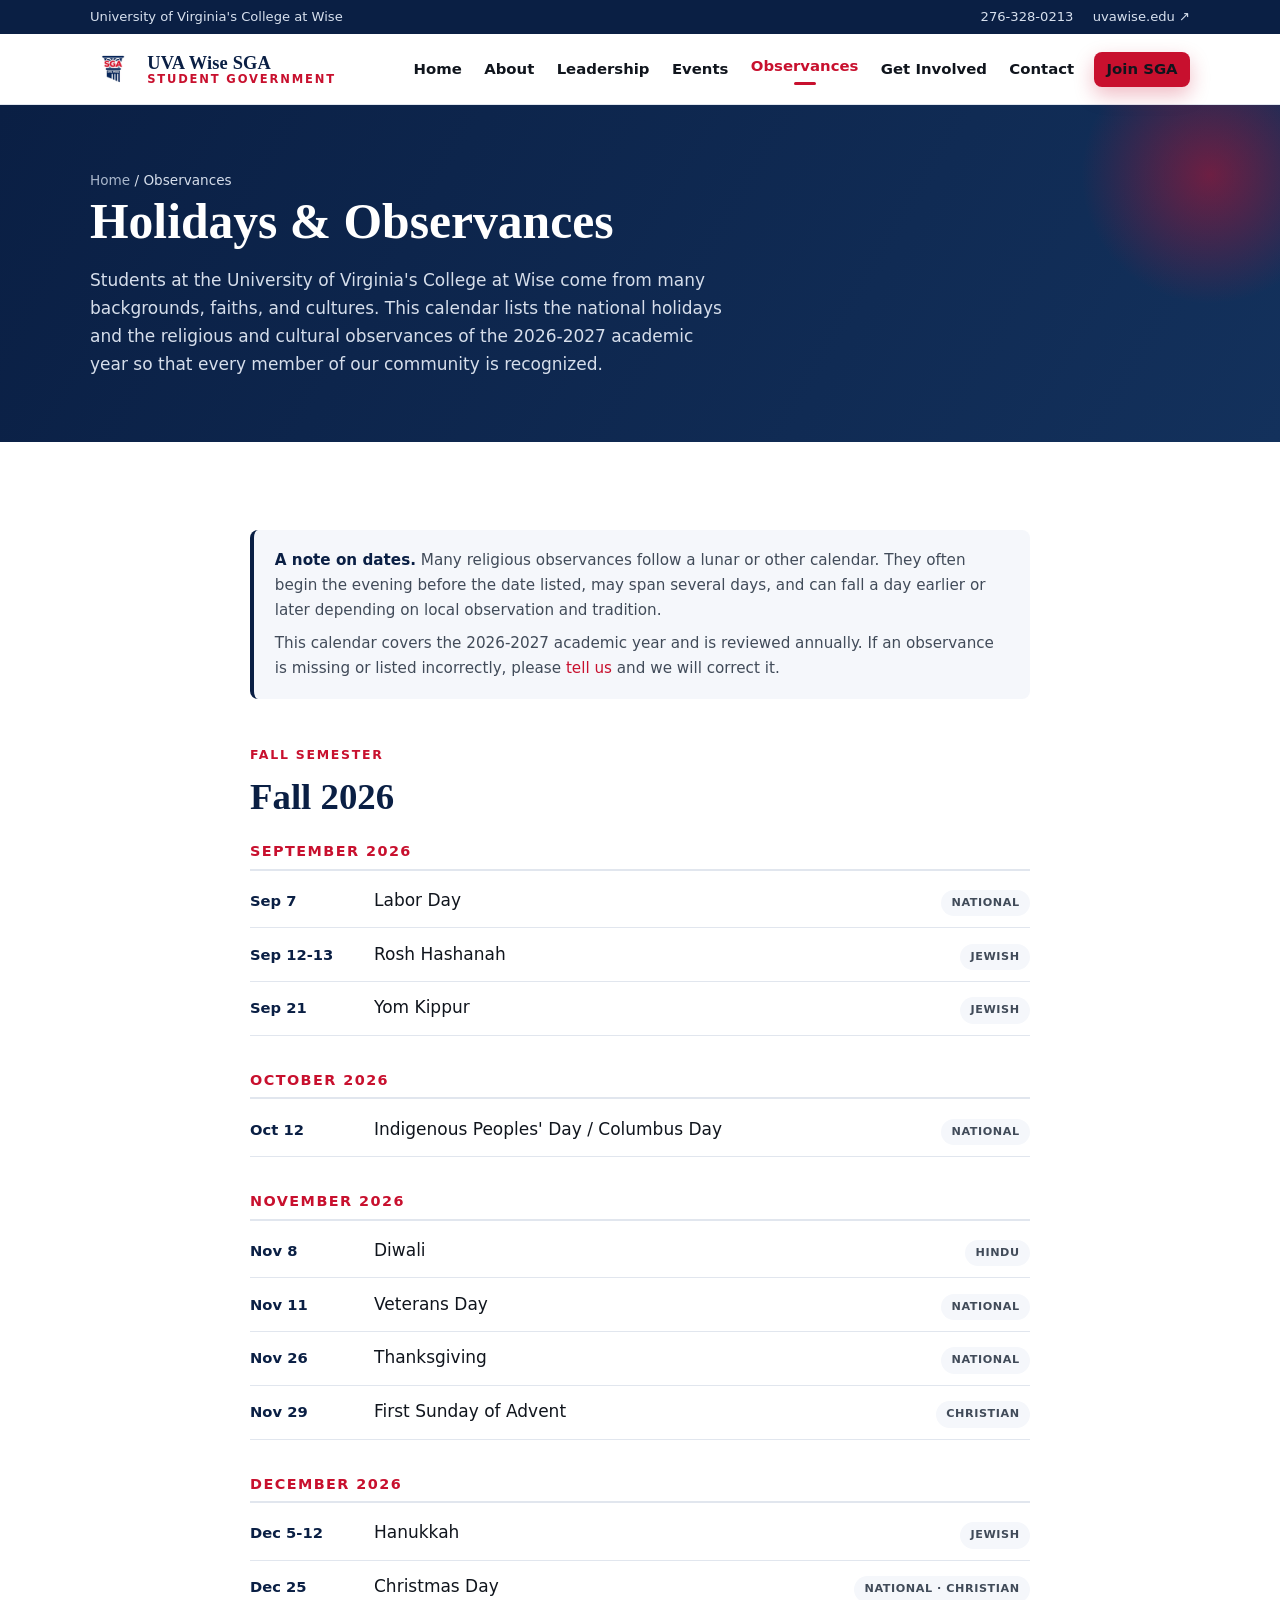
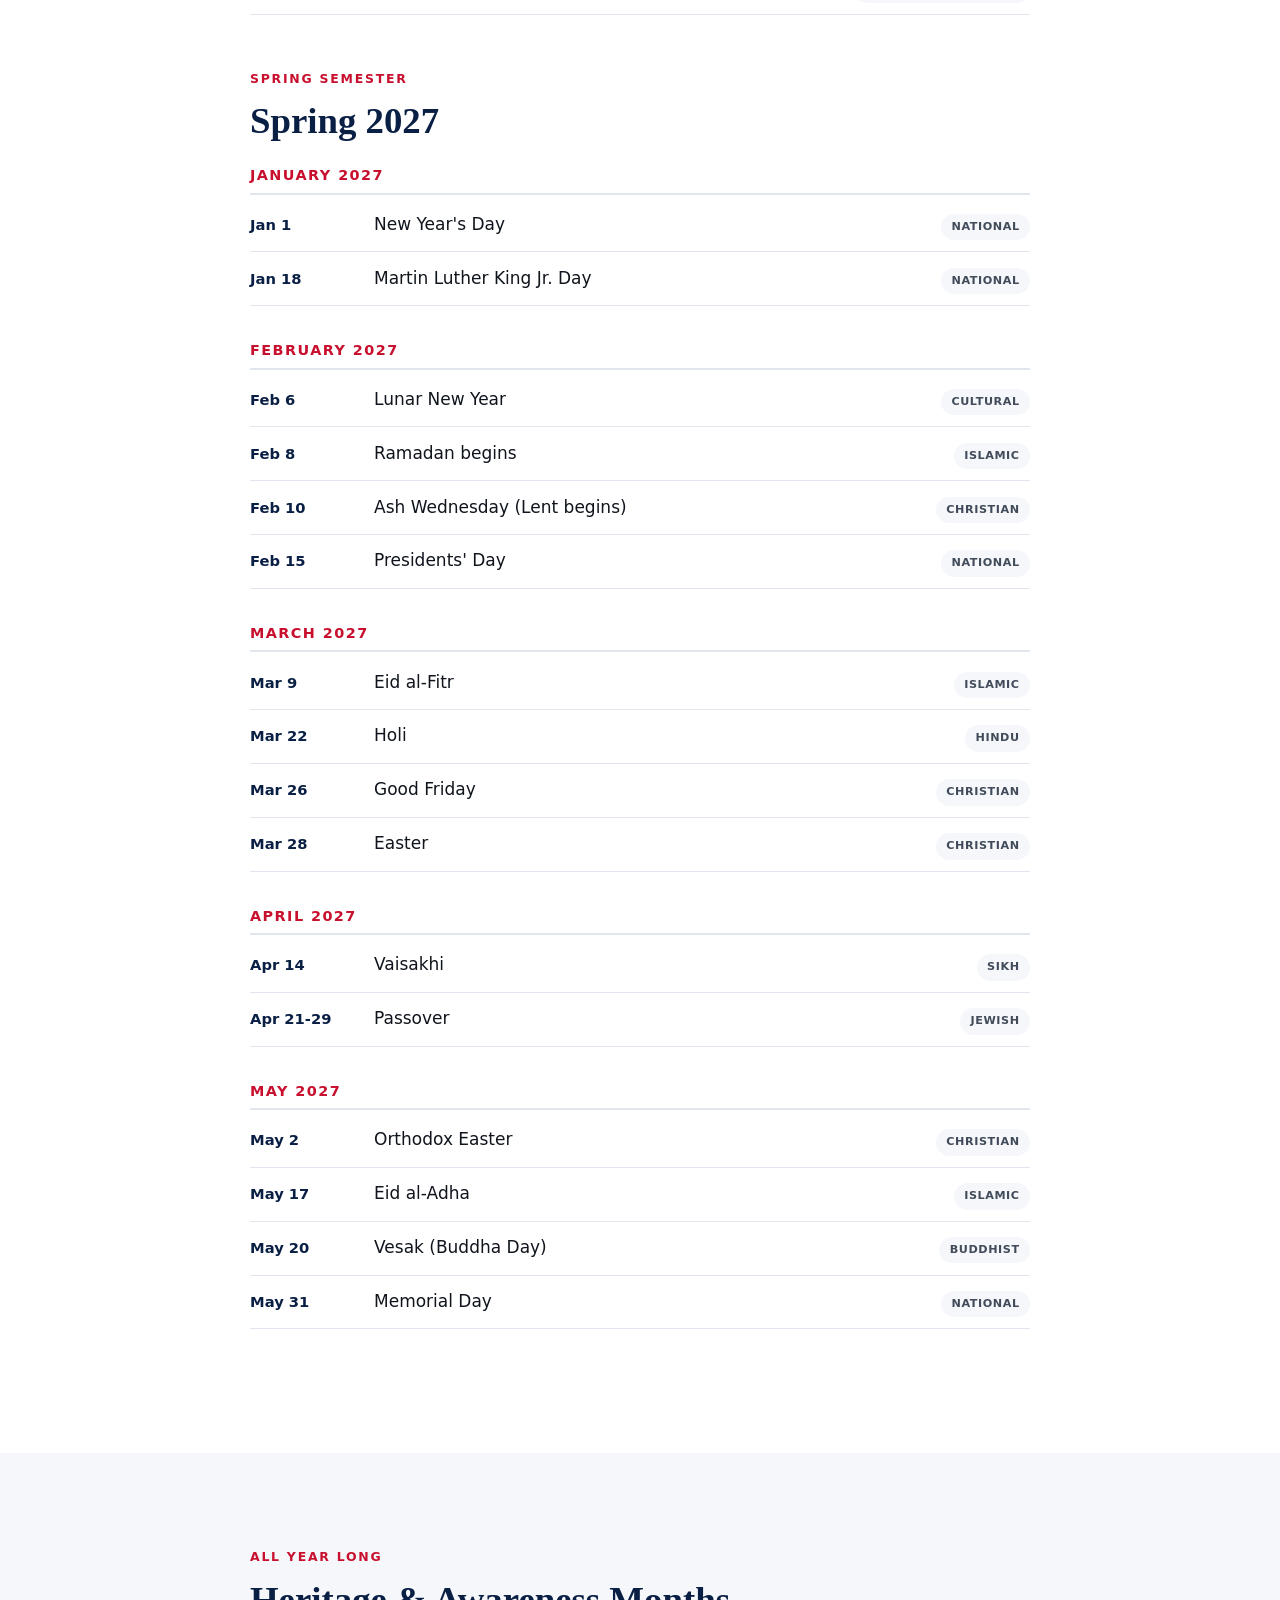
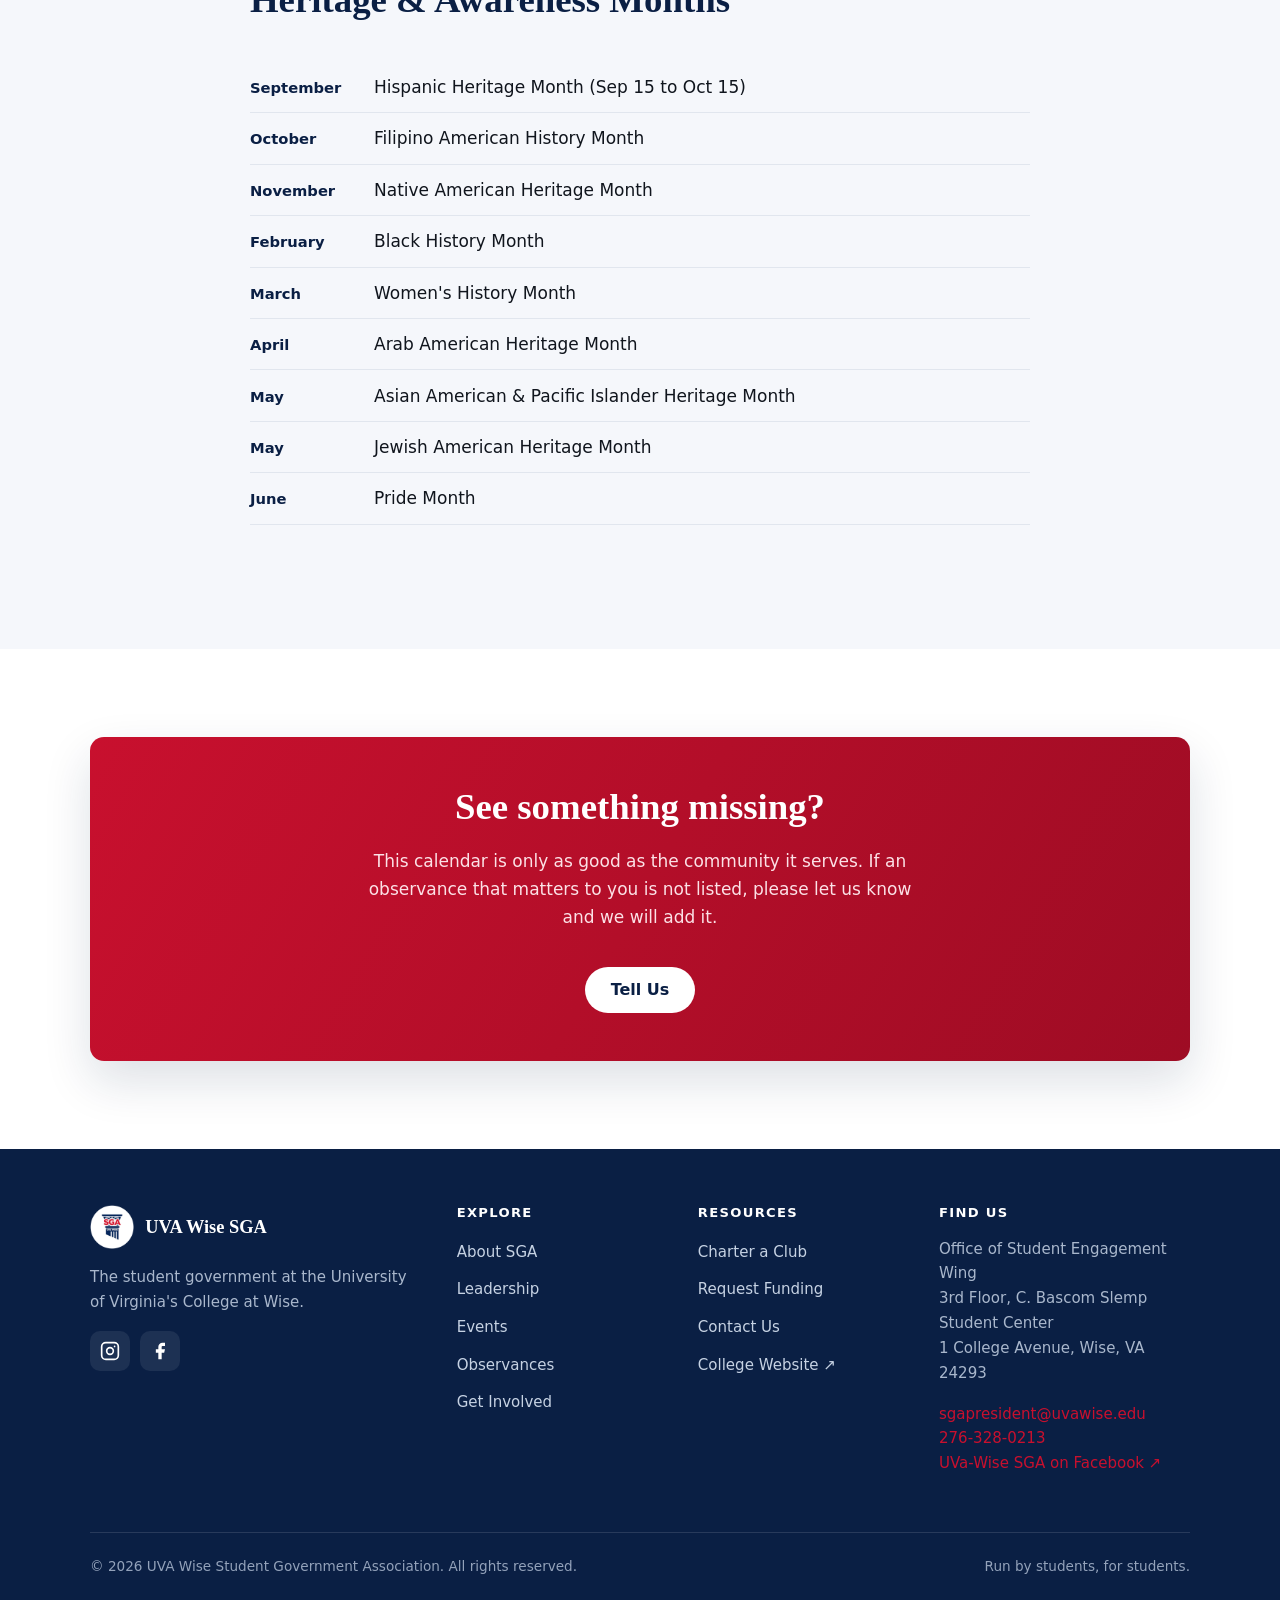
<file: observances.html>
<!DOCTYPE html>
<html lang="en">
<head>
  <meta charset="UTF-8" />
  <meta name="viewport" content="width=device-width, initial-scale=1.0" />
  <meta name="robots" content="noindex, nofollow" />
  <title>Observances | UVA Wise SGA</title>
  <meta name="description" content="National holidays and religious and cultural observances of the 2026-2027 academic year at the University of Virginia's College at Wise." />
  <meta name="theme-color" content="#0A1F44" />
  <meta property="og:type" content="website" />
  <meta property="og:site_name" content="UVA Wise SGA" />
  <meta property="og:title" content="Observances | UVA Wise SGA" />
  <meta property="og:description" content="National holidays and religious and cultural observances of the 2026-2027 academic year at UVA Wise." />
  <meta property="og:image" content="assets/campus/banner.jpg" />
  <meta name="twitter:card" content="summary_large_image" />
  <link rel="icon" type="image/png" href="assets/logo.png" />
  <link rel="stylesheet" href="css/styles.css" />
</head>
<body>
  <a class="skip-link" href="#main">Skip to content</a>

  <header class="site-header">
    <div class="topbar">
      <div class="container">
        <span>University of Virginia's College at Wise</span>
        <div class="topbar-links">
          <a href="tel:+12763280213">276-328-0213</a>
          <a href="https://www.uvawise.edu" target="_blank" rel="noopener">uvawise.edu &#8599;</a>
        </div>
      </div>
    </div>
    <div class="container">
      <nav class="nav" aria-label="Primary">
        <a class="brand" href="index.html">
          <img src="assets/logo.png" alt="" width="46" height="46" />
          <span class="brand-text"><strong>UVA Wise SGA</strong><span>Student Government</span></span>
        </a>
        <button class="nav-toggle" aria-label="Toggle menu" aria-expanded="false" aria-controls="nav-links">
          <svg viewBox="0 0 24 24" fill="none" stroke="currentColor" stroke-width="2" stroke-linecap="round"><line x1="3" y1="6" x2="21" y2="6"/><line x1="3" y1="12" x2="21" y2="12"/><line x1="3" y1="18" x2="21" y2="18"/></svg>
        </button>
        <ul class="nav-links" id="nav-links">
          <li><a href="index.html">Home</a></li>
          <li><a href="about.html">About</a></li>
          <li><a href="leadership.html">Leadership</a></li>
          <li><a href="events.html">Events</a></li>
          <li><a href="observances.html">Observances</a></li>
          <li><a href="get-involved.html">Get Involved</a></li>
          <li><a href="contact.html">Contact</a></li>
          <li class="nav-cta"><a class="btn btn--primary" href="get-involved.html">Join SGA</a></li>
        </ul>
      </nav>
    </div>
  </header>
  <div class="nav-backdrop" aria-hidden="true"></div>

  <main id="main">
    <section class="page-hero">
      <div class="container">
        <p class="breadcrumb"><a href="index.html">Home</a> / Observances</p>
        <h1>Holidays &amp; Observances</h1>
        <p>Students at the University of Virginia's College at Wise come from many backgrounds, faiths, and cultures. This calendar lists the national holidays and the religious and cultural observances of the 2026-2027 academic year so that every member of our community is recognized.</p>
      </div>
    </section>

    <section class="section">
      <div class="container" style="max-width:820px">
        <div class="obs-note">
          <p style="margin-bottom:0.5rem"><strong>A note on dates.</strong> Many religious observances follow a lunar or other calendar. They often begin the evening before the date listed, may span several days, and can fall a day earlier or later depending on local observation and tradition.</p>
          <p style="margin-bottom:0">This calendar covers the 2026-2027 academic year and is reviewed annually. If an observance is missing or listed incorrectly, please <a href="contact.html">tell us</a> and we will correct it.</p>
        </div>

        <div class="section-head" style="margin-bottom:1.5rem">
          <span class="eyebrow">Fall Semester</span>
          <h2>Fall 2026</h2>
        </div>

        <div class="obs-month">
          <h3>September 2026</h3>
          <div class="obs"><span class="obs-date">Sep 7</span><span class="obs-name">Labor Day</span><span class="obs-tag">National</span></div>
          <div class="obs"><span class="obs-date">Sep 12-13</span><span class="obs-name">Rosh Hashanah</span><span class="obs-tag">Jewish</span></div>
          <div class="obs"><span class="obs-date">Sep 21</span><span class="obs-name">Yom Kippur</span><span class="obs-tag">Jewish</span></div>
        </div>

        <div class="obs-month">
          <h3>October 2026</h3>
          <div class="obs"><span class="obs-date">Oct 12</span><span class="obs-name">Indigenous Peoples' Day / Columbus Day</span><span class="obs-tag">National</span></div>
        </div>

        <div class="obs-month">
          <h3>November 2026</h3>
          <div class="obs"><span class="obs-date">Nov 8</span><span class="obs-name">Diwali</span><span class="obs-tag">Hindu</span></div>
          <div class="obs"><span class="obs-date">Nov 11</span><span class="obs-name">Veterans Day</span><span class="obs-tag">National</span></div>
          <div class="obs"><span class="obs-date">Nov 26</span><span class="obs-name">Thanksgiving</span><span class="obs-tag">National</span></div>
          <div class="obs"><span class="obs-date">Nov 29</span><span class="obs-name">First Sunday of Advent</span><span class="obs-tag">Christian</span></div>
        </div>

        <div class="obs-month">
          <h3>December 2026</h3>
          <div class="obs"><span class="obs-date">Dec 5-12</span><span class="obs-name">Hanukkah</span><span class="obs-tag">Jewish</span></div>
          <div class="obs"><span class="obs-date">Dec 25</span><span class="obs-name">Christmas Day</span><span class="obs-tag">National &middot; Christian</span></div>
        </div>

        <div class="section-head" style="margin:3rem 0 1.5rem">
          <span class="eyebrow">Spring Semester</span>
          <h2>Spring 2027</h2>
        </div>

        <div class="obs-month">
          <h3>January 2027</h3>
          <div class="obs"><span class="obs-date">Jan 1</span><span class="obs-name">New Year's Day</span><span class="obs-tag">National</span></div>
          <div class="obs"><span class="obs-date">Jan 18</span><span class="obs-name">Martin Luther King Jr. Day</span><span class="obs-tag">National</span></div>
        </div>

        <div class="obs-month">
          <h3>February 2027</h3>
          <div class="obs"><span class="obs-date">Feb 6</span><span class="obs-name">Lunar New Year</span><span class="obs-tag">Cultural</span></div>
          <div class="obs"><span class="obs-date">Feb 8</span><span class="obs-name">Ramadan begins</span><span class="obs-tag">Islamic</span></div>
          <div class="obs"><span class="obs-date">Feb 10</span><span class="obs-name">Ash Wednesday (Lent begins)</span><span class="obs-tag">Christian</span></div>
          <div class="obs"><span class="obs-date">Feb 15</span><span class="obs-name">Presidents' Day</span><span class="obs-tag">National</span></div>
        </div>

        <div class="obs-month">
          <h3>March 2027</h3>
          <div class="obs"><span class="obs-date">Mar 9</span><span class="obs-name">Eid al-Fitr</span><span class="obs-tag">Islamic</span></div>
          <div class="obs"><span class="obs-date">Mar 22</span><span class="obs-name">Holi</span><span class="obs-tag">Hindu</span></div>
          <div class="obs"><span class="obs-date">Mar 26</span><span class="obs-name">Good Friday</span><span class="obs-tag">Christian</span></div>
          <div class="obs"><span class="obs-date">Mar 28</span><span class="obs-name">Easter</span><span class="obs-tag">Christian</span></div>
        </div>

        <div class="obs-month">
          <h3>April 2027</h3>
          <div class="obs"><span class="obs-date">Apr 14</span><span class="obs-name">Vaisakhi</span><span class="obs-tag">Sikh</span></div>
          <div class="obs"><span class="obs-date">Apr 21-29</span><span class="obs-name">Passover</span><span class="obs-tag">Jewish</span></div>
        </div>

        <div class="obs-month">
          <h3>May 2027</h3>
          <div class="obs"><span class="obs-date">May 2</span><span class="obs-name">Orthodox Easter</span><span class="obs-tag">Christian</span></div>
          <div class="obs"><span class="obs-date">May 17</span><span class="obs-name">Eid al-Adha</span><span class="obs-tag">Islamic</span></div>
          <div class="obs"><span class="obs-date">May 20</span><span class="obs-name">Vesak (Buddha Day)</span><span class="obs-tag">Buddhist</span></div>
          <div class="obs"><span class="obs-date">May 31</span><span class="obs-name">Memorial Day</span><span class="obs-tag">National</span></div>
        </div>
      </div>
    </section>

    <section class="section section--soft">
      <div class="container" style="max-width:820px">
        <div class="section-head">
          <span class="eyebrow">All Year Long</span>
          <h2>Heritage &amp; Awareness Months</h2>
        </div>
        <div class="obs-month">
          <div class="obs"><span class="obs-date">September</span><span class="obs-name">Hispanic Heritage Month (Sep 15 to Oct 15)</span></div>
          <div class="obs"><span class="obs-date">October</span><span class="obs-name">Filipino American History Month</span></div>
          <div class="obs"><span class="obs-date">November</span><span class="obs-name">Native American Heritage Month</span></div>
          <div class="obs"><span class="obs-date">February</span><span class="obs-name">Black History Month</span></div>
          <div class="obs"><span class="obs-date">March</span><span class="obs-name">Women's History Month</span></div>
          <div class="obs"><span class="obs-date">April</span><span class="obs-name">Arab American Heritage Month</span></div>
          <div class="obs"><span class="obs-date">May</span><span class="obs-name">Asian American &amp; Pacific Islander Heritage Month</span></div>
          <div class="obs"><span class="obs-date">May</span><span class="obs-name">Jewish American Heritage Month</span></div>
          <div class="obs"><span class="obs-date">June</span><span class="obs-name">Pride Month</span></div>
        </div>
      </div>
    </section>

    <section class="section">
      <div class="container">
        <div class="callout reveal">
          <h2>See something missing?</h2>
          <p>This calendar is only as good as the community it serves. If an observance that matters to you is not listed, please let us know and we will add it.</p>
          <a class="btn btn--light" href="contact.html">Tell Us</a>
        </div>
      </div>
    </section>
  </main>

  <footer class="site-footer">
    <div class="container">
      <div class="footer-grid">
        <div>
          <div class="footer-brand"><img src="assets/logo.png" alt="" width="44" height="44" /><strong>UVA Wise SGA</strong></div>
          <p>The student government at the University of Virginia's College at Wise.</p>
          <div class="social">
            <a href="https://www.instagram.com/uvawisesga/" target="_blank" rel="noopener" aria-label="Instagram"><svg viewBox="0 0 24 24" fill="none" stroke="currentColor" stroke-width="2"><rect x="2" y="2" width="20" height="20" rx="5"/><circle cx="12" cy="12" r="4"/><circle cx="17.5" cy="6.5" r="1" fill="currentColor" stroke="none"/></svg></a>
            <a href="https://www.facebook.com/UVAWiseSGA/" target="_blank" rel="noopener" aria-label="Facebook"><svg viewBox="0 0 24 24" fill="currentColor"><path d="M18 2h-3a5 5 0 0 0-5 5v3H7v4h3v8h4v-8h3l1-4h-4V7a1 1 0 0 1 1-1h3z"/></svg></a>
          </div>
        </div>
        <div>
          <h4>Explore</h4>
          <ul class="footer-links">
            <li><a href="about.html">About SGA</a></li>
            <li><a href="leadership.html">Leadership</a></li>
            <li><a href="events.html">Events</a></li>
            <li><a href="observances.html">Observances</a></li>
            <li><a href="get-involved.html">Get Involved</a></li>
          </ul>
        </div>
        <div>
          <h4>Resources</h4>
          <ul class="footer-links">
            <li><a href="get-involved.html#charter">Charter a Club</a></li>
            <li><a href="get-involved.html#funding">Request Funding</a></li>
            <li><a href="contact.html">Contact Us</a></li>
            <li><a href="https://www.uvawise.edu" target="_blank" rel="noopener">College Website &#8599;</a></li>
          </ul>
        </div>
        <div>
          <h4>Find Us</h4>
          <p>Office of Student Engagement Wing<br />3rd Floor, C. Bascom Slemp Student Center<br />1 College Avenue, Wise, VA 24293</p>
          <p><a href="mailto:sgapresident@uvawise.edu">sgapresident@uvawise.edu</a><br /><a href="tel:+12763280213">276-328-0213</a><br /><a href="https://www.facebook.com/UVAWiseSGA/" target="_blank" rel="noopener">UVa-Wise SGA on Facebook &#8599;</a></p>
        </div>
      </div>
      <div class="footer-bottom">
        <span>&copy; <span data-year>2026</span> UVA Wise Student Government Association. All rights reserved.</span>
        <span>Run by students, for students.</span>
      </div>
    </div>
  </footer>

  <script src="js/main.js"></script>
</body>
</html>
</file>
<file: css/styles.css>
/* =====================================================================
   UVA Wise SGA — Design System & Styles
   Palette: Dark Blue (primary), Cardinal Red (accent), White, Black
   ===================================================================== */

:root {
  /* Brand colors */
  --navy: #0A1F44;        /* dark blue — primary */
  --navy-light: #13315C;
  --red: #C8102E;         /* cardinal red — accent */
  --red-dark: #9E0C24;
  --black: #0C1017;       /* near-black */

  /* "gold" tokens retained as names but remapped to the new palette:
     used for accents on dark grounds (now white) */
  --gold: #FFFFFF;
  --gold-dark: #E2E7EF;

  /* Neutrals */
  --ink: #10151D;
  --slate: #414B59;
  --muted: #66707E;
  --line: #E1E6EE;
  --bg: #FFFFFF;
  --bg-soft: #F5F7FB;
  --bg-tint: #FAFBFE;
  --white: #FFFFFF;

  /* Typography */
  --font-sans: "Segoe UI", system-ui, -apple-system, Roboto, Helvetica, Arial, sans-serif;
  --font-head: Georgia, "Times New Roman", "Segoe UI", serif;

  /* Layout */
  --max: 1140px;
  --radius: 14px;
  --radius-sm: 8px;
  --shadow: 0 10px 30px rgba(11, 37, 69, 0.08);
  --shadow-lg: 0 20px 48px rgba(11, 37, 69, 0.14);
  --transition: 200ms ease;
}

/* -------- Reset / base -------- */
*,
*::before,
*::after { box-sizing: border-box; }

html { scroll-behavior: smooth; -webkit-text-size-adjust: 100%; }

body {
  margin: 0;
  font-family: var(--font-sans);
  color: var(--ink);
  background: var(--bg);
  line-height: 1.65;
  font-size: 17px;
  -webkit-font-smoothing: antialiased;
}

img { max-width: 100%; display: block; }

a { color: var(--red); text-decoration: none; transition: color var(--transition); }
a:hover { color: var(--red-dark); }

h1, h2, h3, h4 {
  font-family: var(--font-head);
  color: var(--navy);
  line-height: 1.2;
  margin: 0 0 0.5em;
  font-weight: 700;
}

h1 { font-size: clamp(2rem, 5vw, 3.1rem); }
h2 { font-size: clamp(1.6rem, 3.5vw, 2.3rem); }
h3 { font-size: 1.3rem; }

p { margin: 0 0 1rem; }

:focus-visible {
  outline: 3px solid var(--red);
  outline-offset: 2px;
  border-radius: 4px;
}

/* -------- Layout helpers -------- */
.container {
  width: 100%;
  max-width: var(--max);
  margin-inline: auto;
  padding-inline: 1.25rem;
}

.section { padding: clamp(3rem, 7vw, 5.5rem) 0; }
.section--soft { background: var(--bg-soft); }
.section--navy { background: var(--navy); color: #E9EEF6; }
.section--navy h2, .section--navy h3 { color: var(--white); }

.section-head { max-width: 720px; margin-bottom: 2.5rem; }
.section-head.center { margin-inline: auto; text-align: center; }
.eyebrow {
  display: inline-block;
  font-family: var(--font-sans);
  text-transform: uppercase;
  letter-spacing: 0.14em;
  font-size: 0.78rem;
  font-weight: 700;
  color: var(--red);
  margin-bottom: 0.6rem;
}
.section--navy .eyebrow { color: var(--gold); }
.lead { font-size: 1.12rem; color: var(--slate); }
.section--navy .lead { color: #C6D2E3; }

/* -------- Skip link -------- */
.skip-link {
  position: absolute;
  left: -999px;
  top: 0;
  background: var(--navy);
  color: #fff;
  padding: 0.75rem 1rem;
  z-index: 200;
  border-radius: 0 0 8px 0;
}
.skip-link:focus { left: 0; color: #fff; }

/* -------- Buttons -------- */
.btn {
  display: inline-flex;
  align-items: center;
  gap: 0.5rem;
  font-family: var(--font-sans);
  font-weight: 600;
  font-size: 1rem;
  padding: 0.8rem 1.5rem;
  border-radius: 999px;
  border: 2px solid transparent;
  cursor: pointer;
  transition: transform var(--transition), background var(--transition), color var(--transition), box-shadow var(--transition);
  line-height: 1;
}
.btn:hover { transform: translateY(-2px); }
.btn--primary { background: var(--red); color: #fff; box-shadow: 0 8px 20px rgba(200, 16, 46, 0.28); }
.btn--primary:hover { background: var(--red-dark); color: #fff; }
.btn--ghost { background: transparent; color: var(--navy); border-color: var(--navy); }
.btn--ghost:hover { background: var(--navy); color: #fff; }
.btn--gold { background: var(--red); color: #fff; box-shadow: 0 8px 20px rgba(200, 16, 46, 0.28); }
.btn--gold:hover { background: var(--red-dark); color: #fff; }
.btn--light { background: #fff; color: var(--navy); }
.btn--light:hover { background: #f0f0f0; color: var(--navy); }
.btn--outline-light { background: transparent; color: #fff; border-color: rgba(255,255,255,0.6); }
.btn--outline-light:hover { background: #fff; color: var(--navy); }

/* =====================================================================
   Header / Navigation
   ===================================================================== */
.site-header {
  position: sticky;
  top: 0;
  z-index: 100;
  background: rgba(255, 255, 255, 0.94);
  backdrop-filter: saturate(140%) blur(8px);
  border-bottom: 1px solid var(--line);
}
.topbar {
  background: var(--navy);
  color: #D7E0EE;
  font-size: 0.82rem;
}
.topbar .container {
  display: flex;
  justify-content: space-between;
  align-items: center;
  gap: 1rem;
  padding-block: 0.4rem;
  flex-wrap: wrap;
}
.topbar a { color: #D7E0EE; }
.topbar a:hover { color: var(--gold); }
.topbar-links { display: flex; gap: 1.2rem; }

.nav {
  display: flex;
  align-items: center;
  justify-content: space-between;
  gap: 1rem;
  padding-block: 0.7rem;
}
.brand {
  display: flex;
  align-items: center;
  gap: 0.7rem;
  color: var(--navy);
}
.brand:hover { color: var(--navy); }
.brand img { width: 46px; height: 46px; }
.brand-text { display: flex; flex-direction: column; line-height: 1.05; }
.brand-text strong {
  font-family: var(--font-head);
  font-size: 1.15rem;
  color: var(--navy);
  letter-spacing: 0.01em;
}
.brand-text span {
  font-size: 0.72rem;
  text-transform: uppercase;
  letter-spacing: 0.16em;
  color: var(--red);
  font-weight: 700;
}

.nav-links {
  display: flex;
  align-items: center;
  gap: 0.1rem;
  list-style: none;
  margin: 0;
  padding: 0;
}
.nav-links a {
  display: block;
  padding: 0.5rem 0.65rem;
  border-radius: var(--radius-sm);
  color: var(--ink);
  font-weight: 600;
  font-size: 0.93rem;
  white-space: nowrap;
}
.nav-links a:hover { background: var(--bg-soft); color: var(--red); }
.nav-links a.active { color: var(--red); }
.nav-links a.active::after {
  content: "";
  display: block;
  height: 3px;
  width: 22px;
  background: var(--red);
  border-radius: 3px;
  margin: 4px auto 0;
}
.nav-cta { margin-left: 0.5rem; }

.nav-toggle {
  display: none;
  background: none;
  border: 0;
  cursor: pointer;
  padding: 0.5rem;
  color: var(--navy);
}
.nav-toggle svg { width: 28px; height: 28px; }

@media (max-width: 900px) {
  .nav-toggle { display: inline-flex; }
  .nav-links {
    position: fixed;
    inset: 0 0 0 auto;
    width: min(320px, 82vw);
    flex-direction: column;
    align-items: stretch;
    gap: 0.2rem;
    background: #fff;
    padding: 5rem 1.25rem 2rem;
    box-shadow: var(--shadow-lg);
    transform: translateX(100%);
    transition: transform 260ms ease;
    overflow-y: auto;
  }
  .nav-links.open { transform: translateX(0); }
  .nav-links a { padding: 0.85rem 1rem; font-size: 1.05rem; border-bottom: 1px solid var(--line); }
  .nav-links a.active::after { display: none; }
  .nav-links a.active { background: var(--bg-soft); }
  .nav-cta { margin: 0.75rem 0 0; }
  .nav-cta .btn { width: 100%; justify-content: center; }
  body.nav-open { overflow: hidden; }
  .nav-backdrop {
    position: fixed; inset: 0; background: rgba(11,37,69,0.45);
    opacity: 0; visibility: hidden; transition: opacity 260ms ease; z-index: 90;
  }
  .nav-backdrop.show { opacity: 1; visibility: visible; }
}

/* =====================================================================
   Hero
   ===================================================================== */
.hero {
  position: relative;
  background:
    linear-gradient(135deg, rgba(10, 31, 68, 0.94), rgba(158, 12, 36, 0.82)),
    radial-gradient(circle at 82% 18%, rgba(200, 16, 46, 0.45), transparent 55%);
  background-color: var(--navy);
  color: #fff;
  overflow: hidden;
}
.hero::after {
  content: "";
  position: absolute;
  inset: 0;
  background-image:
    repeating-linear-gradient(135deg, rgba(255,255,255,0.03) 0 2px, transparent 2px 22px);
  pointer-events: none;
}
.hero .container {
  position: relative;
  z-index: 2;
  padding-block: clamp(3.5rem, 9vw, 7rem);
  max-width: 820px;
}
.hero h1 { color: #fff; margin-bottom: 0.4em; }
.hero .eyebrow { color: var(--gold); }
.hero p { font-size: 1.2rem; color: #E4EAF3; max-width: 620px; }
.hero-actions { display: flex; flex-wrap: wrap; gap: 0.9rem; margin-top: 1.8rem; }

/* =====================================================================
   Campus photo banner (single full-bleed panoramic image)
   ===================================================================== */
.photo-banner {
  position: relative;
  height: clamp(240px, 34vw, 440px);
  overflow: hidden;
  display: grid;
  place-items: center;
  background: linear-gradient(135deg, var(--navy), var(--red-dark));
  border-top: 4px solid var(--red);
}
.photo-banner img {
  position: absolute;
  inset: 0;
  width: 100%;
  height: 100%;
  object-fit: cover;
  display: block;
}
/* Caption chip sits on top of the photo, bottom-center */
.photo-banner .caption {
  position: absolute;
  z-index: 2;
  bottom: 1rem;
  left: 50%;
  transform: translateX(-50%);
  background: rgba(10, 31, 68, 0.72);
  color: #fff;
  padding: 0.5rem 1.3rem;
  border-radius: 999px;
  font-size: 0.78rem;
  text-transform: uppercase;
  letter-spacing: 0.14em;
  font-weight: 700;
  backdrop-filter: blur(4px);
  white-space: nowrap;
  max-width: calc(100% - 2rem);
  overflow: hidden;
  text-overflow: ellipsis;
}
/* Placeholder shown until a photo is added */
.photo-banner .ph {
  text-align: center;
  color: rgba(255, 255, 255, 0.85);
  padding: 1rem;
  z-index: 2;
}
.photo-banner .ph svg { width: 46px; height: 46px; opacity: 0.85; margin-bottom: 0.6rem; }
.photo-banner .ph strong {
  display: block;
  font-family: var(--font-head);
  font-size: 1.3rem;
  margin-bottom: 0.2rem;
}
.photo-banner .ph span {
  display: block;
  font-size: 0.76rem;
  text-transform: uppercase;
  letter-spacing: 0.12em;
}

/* Page header (interior pages) */
.page-hero {
  background:
    linear-gradient(120deg, var(--navy), var(--navy-light));
  color: #fff;
  position: relative;
  overflow: hidden;
}
.page-hero::before {
  content: "";
  position: absolute;
  right: -60px; top: -60px;
  width: 260px; height: 260px;
  background: radial-gradient(circle, rgba(200,16,46,0.5), transparent 70%);
}
.page-hero .container { position: relative; padding-block: clamp(2.5rem, 6vw, 4rem); }
.page-hero h1 { color: #fff; margin-bottom: 0.3em; }
.page-hero p { color: #D6DEEB; max-width: 640px; margin: 0; }
.breadcrumb { font-size: 0.85rem; color: #A9B7CC; margin-bottom: 0.9rem; }
.breadcrumb a { color: #A9B7CC; }
.breadcrumb a:hover { color: var(--gold); }

/* =====================================================================
   Cards & grids
   ===================================================================== */
.grid { display: grid; gap: 1.5rem; }
.grid--3 { grid-template-columns: repeat(3, 1fr); }
.grid--2 { grid-template-columns: repeat(2, 1fr); }
.grid--4 { grid-template-columns: repeat(4, 1fr); }
@media (max-width: 880px) {
  .grid--3, .grid--4 { grid-template-columns: repeat(2, 1fr); }
}
@media (max-width: 560px) {
  .grid--2, .grid--3, .grid--4 { grid-template-columns: 1fr; }
}

.card {
  background: #fff;
  border: 1px solid var(--line);
  border-radius: var(--radius);
  padding: 1.6rem;
  box-shadow: var(--shadow);
  transition: transform var(--transition), box-shadow var(--transition);
}
.card:hover { transform: translateY(-4px); box-shadow: var(--shadow-lg); }
.card h3 { margin-bottom: 0.4rem; }
.card p:last-child { margin-bottom: 0; }
.card .icon {
  width: 52px; height: 52px;
  display: grid; place-items: center;
  border-radius: 12px;
  background: linear-gradient(135deg, var(--red), var(--red-dark));
  color: #fff;
  margin-bottom: 1rem;
}
.card .icon svg { width: 26px; height: 26px; }
.card--alt .icon { background: linear-gradient(135deg, var(--navy), var(--navy-light)); }
.card--gold .icon { background: linear-gradient(135deg, #232B39, var(--black)); color: #fff; }

/* Stats */
.stats { display: grid; grid-template-columns: repeat(4, 1fr); gap: 1.25rem; }
@media (max-width: 700px) { .stats { grid-template-columns: repeat(2, 1fr); } }
.stat { text-align: center; padding: 1.25rem 0.75rem; }
.stat .num {
  font-family: var(--font-head);
  font-size: clamp(2.2rem, 5vw, 3rem);
  font-weight: 700;
  color: var(--gold);
  line-height: 1;
}
.stat .label { font-size: 0.9rem; color: #C6D2E3; margin-top: 0.4rem; letter-spacing: 0.03em; }

/* Two-column feature block */
.split {
  display: grid;
  grid-template-columns: 1fr 1fr;
  gap: clamp(2rem, 5vw, 4rem);
  align-items: center;
}
@media (max-width: 820px) { .split { grid-template-columns: 1fr; } }
.split .media {
  position: relative;
  border-radius: var(--radius);
  overflow: hidden;
  box-shadow: var(--shadow);
  background: linear-gradient(135deg, var(--navy), var(--red-dark));
  aspect-ratio: 4 / 3;
  display: grid;
  place-items: center;
  color: #fff;
  text-align: center;
  padding: 2rem;
}
/* Photo variant: full-bleed image with a readable overlay */
.media--photo { padding: 0; background: var(--navy); }
.media--photo > img { position: absolute; inset: 0; width: 100%; height: 100%; object-fit: cover; }
.media-overlay {
  position: relative;
  z-index: 2;
  width: 100%; height: 100%;
  display: grid; place-items: center;
  text-align: center;
  padding: 2rem;
  background: linear-gradient(180deg, rgba(10, 31, 68, 0.2), rgba(10, 31, 68, 0.62));
}
.media-overlay strong {
  font-family: var(--font-head);
  font-size: clamp(1.4rem, 3vw, 1.95rem);
  color: #fff;
  display: block;
  line-height: 1.15;
}
.media--photo .media-cap {
  position: absolute;
  z-index: 2;
  bottom: 0.9rem;
  left: 50%;
  transform: translateX(-50%);
  background: rgba(10, 31, 68, 0.72);
  color: #fff;
  padding: 0.45rem 1rem;
  border-radius: 999px;
  font-size: 0.72rem;
  text-transform: uppercase;
  letter-spacing: 0.12em;
  font-weight: 700;
  white-space: nowrap;
  backdrop-filter: blur(4px);
}

/* Bullet list */
.checklist { list-style: none; padding: 0; margin: 1.25rem 0 0; }
.checklist li {
  position: relative;
  padding-left: 2rem;
  margin-bottom: 0.85rem;
  color: var(--slate);
}
.checklist li::before {
  content: "";
  position: absolute;
  left: 0; top: 3px;
  width: 20px; height: 20px;
  border-radius: 50%;
  background: var(--red);
  background-image: url("data:image/svg+xml,%3Csvg xmlns='http://www.w3.org/2000/svg' width='12' height='12' viewBox='0 0 24 24' fill='none' stroke='white' stroke-width='3' stroke-linecap='round' stroke-linejoin='round'%3E%3Cpolyline points='20 6 9 17 4 12'/%3E%3C/svg%3E");
  background-repeat: no-repeat;
  background-position: center;
}

/* =====================================================================
   Officer / member cards
   ===================================================================== */
/* Group / board photo */
.board-photo { margin: 0 0 2.75rem; }
.board-photo img {
  width: 100%;
  border-radius: var(--radius);
  box-shadow: var(--shadow-lg);
  display: block;
}
.board-photo figcaption {
  text-align: center;
  color: var(--muted);
  font-size: 0.92rem;
  margin-top: 0.9rem;
  font-style: italic;
}

.officer {
  text-align: center;
  background: #fff;
  border: 1px solid var(--line);
  border-radius: var(--radius);
  padding: 1.75rem 1.25rem;
  box-shadow: var(--shadow);
  transition: transform var(--transition), box-shadow var(--transition);
}
.officer:hover { transform: translateY(-4px); box-shadow: var(--shadow-lg); }
.avatar {
  width: 96px; height: 96px;
  margin: 0 auto 1rem;
  border-radius: 50%;
  display: grid;
  place-items: center;
  font-family: var(--font-head);
  font-size: 2rem;
  font-weight: 700;
  color: #fff;
  background: linear-gradient(135deg, var(--navy), var(--navy-light));
  border: 3px solid var(--navy);
}
.avatar img { width: 100%; height: 100%; object-fit: cover; border-radius: 50%; display: block; }
.officer:nth-child(3n+1) .avatar { background: linear-gradient(135deg, var(--red), var(--red-dark)); }
.officer:nth-child(3n+2) .avatar { background: linear-gradient(135deg, var(--navy), var(--navy-light)); }
.officer:nth-child(3n) .avatar { background: linear-gradient(135deg, var(--navy-light), var(--red-dark)); }
.officer h3 { margin: 0 0 0.15rem; font-size: 1.2rem; }
.officer .role { color: var(--red); font-weight: 700; font-size: 0.92rem; margin-bottom: 0.6rem; }
.officer .bio { font-size: 0.92rem; color: var(--muted); margin: 0; }
.officer .email { font-size: 0.85rem; margin: 0.1rem 0 0; }
.officer .email a { color: var(--slate); font-weight: 500; word-break: break-word; }
.officer .email a:hover { color: var(--red); }

/* =====================================================================
   Events
   ===================================================================== */
.event {
  display: grid;
  grid-template-columns: 92px 1fr auto;
  gap: 1.25rem;
  align-items: center;
  background: #fff;
  border: 1px solid var(--line);
  border-left: 5px solid var(--red);
  border-radius: var(--radius);
  padding: 1.25rem 1.5rem;
  box-shadow: var(--shadow);
  margin-bottom: 1rem;
  transition: transform var(--transition);
}
.event:hover { transform: translateX(4px); }
.event .date {
  text-align: center;
  background: var(--bg-soft);
  border-radius: var(--radius-sm);
  padding: 0.6rem 0.4rem;
}
.event .date .mon { display: block; text-transform: uppercase; font-size: 0.72rem; font-weight: 700; color: var(--red); letter-spacing: 0.08em; }
.event .date .day { display: block; font-family: var(--font-head); font-size: 1.7rem; font-weight: 700; color: var(--navy); line-height: 1; }
.event h3 { margin: 0 0 0.25rem; font-size: 1.15rem; }
.event .meta { font-size: 0.88rem; color: var(--muted); margin: 0; }
.event .meta span { margin-right: 1rem; white-space: nowrap; }
.event .tag {
  align-self: center;
  font-size: 0.75rem;
  font-weight: 700;
  text-transform: uppercase;
  letter-spacing: 0.06em;
  padding: 0.3rem 0.7rem;
  border-radius: 999px;
  background: rgba(200, 16, 46, 0.1);
  color: var(--red-dark);
  white-space: nowrap;
}
@media (max-width: 640px) {
  .event { grid-template-columns: 72px 1fr; }
  .event .tag { grid-column: 2; justify-self: start; margin-top: 0.25rem; }
  .event .meta span { display: block; margin-bottom: 0.15rem; }
}

/* =====================================================================
   Observances (holidays) list
   ===================================================================== */
.obs-month { margin-bottom: 2.25rem; }
.obs-month h3 {
  color: var(--red);
  font-family: var(--font-sans);
  text-transform: uppercase;
  letter-spacing: 0.1em;
  font-size: 0.9rem;
  border-bottom: 2px solid var(--line);
  padding-bottom: 0.5rem;
  margin-bottom: 0.25rem;
}
.obs {
  display: flex;
  align-items: baseline;
  gap: 1rem;
  padding: 0.7rem 0;
  border-bottom: 1px solid var(--line);
}
.obs .obs-date { flex: 0 0 108px; color: var(--navy); font-weight: 700; font-size: 0.92rem; }
.obs .obs-name { flex: 1 1 auto; color: var(--ink); }
.obs .obs-tag {
  flex: 0 0 auto;
  font-size: 0.7rem;
  text-transform: uppercase;
  letter-spacing: 0.05em;
  font-weight: 700;
  color: var(--slate);
  background: var(--bg-soft);
  padding: 0.25rem 0.65rem;
  border-radius: 999px;
  white-space: nowrap;
}
@media (max-width: 560px) {
  .obs { flex-wrap: wrap; gap: 0.35rem 0.75rem; }
  .obs .obs-date { flex: 0 0 100%; }
  .obs .obs-name { flex: 1 1 auto; }
}
.obs-note {
  background: var(--bg-soft);
  border-left: 4px solid var(--navy);
  border-radius: var(--radius-sm);
  padding: 1.1rem 1.3rem;
  color: var(--slate);
  font-size: 0.95rem;
  margin-bottom: 2.5rem;
}
.obs-note strong { color: var(--navy); }

/* =====================================================================
   Announcement / callout banner
   ===================================================================== */
.callout {
  background: linear-gradient(120deg, var(--red), var(--red-dark));
  color: #fff;
  border-radius: var(--radius);
  padding: clamp(2rem, 5vw, 3rem);
  text-align: center;
  box-shadow: var(--shadow-lg);
}
.callout h2 { color: #fff; }
.callout p { color: #FCE1E6; max-width: 560px; margin-inline: auto; }
.callout .btn { margin-top: 1.25rem; }

/* =====================================================================
   Contact form
   ===================================================================== */
.contact-grid { display: grid; grid-template-columns: 1.1fr 0.9fr; gap: 2.5rem; align-items: start; }
@media (max-width: 820px) { .contact-grid { grid-template-columns: 1fr; } }

.form { background: #fff; border: 1px solid var(--line); border-radius: var(--radius); padding: 1.75rem; box-shadow: var(--shadow); }
.field { margin-bottom: 1.15rem; }
.field label { display: block; font-weight: 600; margin-bottom: 0.35rem; color: var(--navy); font-size: 0.95rem; }
.field input, .field textarea, .field select {
  width: 100%;
  padding: 0.7rem 0.85rem;
  border: 1.5px solid var(--line);
  border-radius: var(--radius-sm);
  font: inherit;
  font-size: 0.97rem;
  color: var(--ink);
  background: var(--bg-tint);
  transition: border-color var(--transition), box-shadow var(--transition);
}
.field input:focus, .field textarea:focus, .field select:focus {
  outline: none;
  border-color: var(--red);
  box-shadow: 0 0 0 3px rgba(200, 16, 46, 0.12);
}
.field textarea { min-height: 140px; resize: vertical; }
.field input.invalid { border-color: var(--red); box-shadow: 0 0 0 3px rgba(200, 16, 46, 0.12); }
.btn:disabled, .btn[disabled] { opacity: 0.5; cursor: not-allowed; box-shadow: none; }
.btn:disabled:hover, .btn[disabled]:hover { transform: none; }
.form-note { font-size: 0.85rem; color: var(--muted); margin-top: 0.5rem; }
.form-note.err { color: var(--red); font-weight: 600; }
.form-status { margin-top: 1rem; font-weight: 600; }
.form-status.ok { color: #1a7a3d; }
.form-status.err { color: var(--red); }

.info-list { list-style: none; padding: 0; margin: 0; }
.info-list li { display: flex; gap: 0.9rem; align-items: flex-start; margin-bottom: 1.3rem; }
.info-list .ico {
  flex: none;
  width: 44px; height: 44px;
  border-radius: 12px;
  display: grid; place-items: center;
  background: var(--bg-soft);
  color: var(--red);
}
.info-list .ico svg { width: 22px; height: 22px; }
.info-list strong { display: block; color: var(--navy); }
.info-list span { color: var(--slate); font-size: 0.95rem; }

/* =====================================================================
   FAQ / accordion
   ===================================================================== */
.faq { max-width: 800px; margin-inline: auto; }
.faq details {
  background: #fff;
  border: 1px solid var(--line);
  border-radius: var(--radius-sm);
  margin-bottom: 0.85rem;
  overflow: hidden;
}
.faq summary {
  cursor: pointer;
  padding: 1.1rem 1.3rem;
  font-weight: 600;
  color: var(--navy);
  list-style: none;
  display: flex;
  justify-content: space-between;
  align-items: center;
  gap: 1rem;
}
.faq summary::-webkit-details-marker { display: none; }
.faq summary::after {
  content: "+";
  font-size: 1.5rem;
  color: var(--red);
  font-weight: 400;
  transition: transform var(--transition);
}
.faq details[open] summary::after { content: "–"; }
.faq details[open] summary { border-bottom: 1px solid var(--line); }
.faq .answer { padding: 1.1rem 1.3rem; color: var(--slate); }
.faq .answer p:last-child { margin-bottom: 0; }

/* =====================================================================
   Footer
   ===================================================================== */
.site-footer { background: var(--navy); color: #C6D2E3; padding-top: 3.5rem; }
.footer-grid {
  display: grid;
  grid-template-columns: 1.6fr 1fr 1fr 1.2fr;
  gap: 2rem;
  padding-bottom: 2.5rem;
}
@media (max-width: 820px) { .footer-grid { grid-template-columns: 1fr 1fr; } }
@media (max-width: 480px) { .footer-grid { grid-template-columns: 1fr; } }
.footer-brand { display: flex; align-items: center; gap: 0.7rem; margin-bottom: 1rem; }
.footer-brand img { width: 44px; height: 44px; }
.footer-brand strong { font-family: var(--font-head); color: #fff; font-size: 1.15rem; }
.site-footer p { color: #A9B7CC; font-size: 0.94rem; }
.site-footer h4 {
  color: #fff;
  font-family: var(--font-sans);
  text-transform: uppercase;
  letter-spacing: 0.1em;
  font-size: 0.82rem;
  margin: 0 0 1rem;
}
.footer-links { list-style: none; padding: 0; margin: 0; }
.footer-links li { margin-bottom: 0.6rem; }
.footer-links a { color: #C6D2E3; font-size: 0.94rem; }
.footer-links a:hover { color: var(--gold); }
.social { display: flex; gap: 0.6rem; margin-top: 0.5rem; }
.social a {
  width: 40px; height: 40px;
  border-radius: 10px;
  display: grid; place-items: center;
  background: rgba(255,255,255,0.08);
  color: #fff;
  transition: background var(--transition), transform var(--transition);
}
.social a:hover { background: var(--red); transform: translateY(-2px); color: #fff; }
.social svg { width: 20px; height: 20px; }
.footer-bottom {
  border-top: 1px solid rgba(255,255,255,0.12);
  padding-block: 1.4rem;
  display: flex;
  justify-content: space-between;
  gap: 1rem;
  flex-wrap: wrap;
  font-size: 0.85rem;
  color: #93A2BA;
}
.footer-bottom a { color: #93A2BA; }
.footer-bottom a:hover { color: var(--gold); }

/* =====================================================================
   Utilities & motion
   ===================================================================== */
.text-center { text-align: center; }
.mt-0 { margin-top: 0; }
.mb-0 { margin-bottom: 0; }
/* Content is visible by default; only hidden for animation when JS is active
   (the script adds the "js" class to <html>). This keeps the page fully
   readable if JavaScript is disabled or fails to load. */
.reveal { opacity: 1; transform: none; }
html.js .reveal { opacity: 0; transform: translateY(24px); transition: opacity 600ms ease, transform 600ms ease; }
html.js .reveal.in { opacity: 1; transform: none; }

@media (prefers-reduced-motion: reduce) {
  * { scroll-behavior: auto !important; }
  .reveal { opacity: 1; transform: none; transition: none; }
  .btn:hover, .card:hover, .officer:hover, .event:hover { transform: none; }
}
</file>
